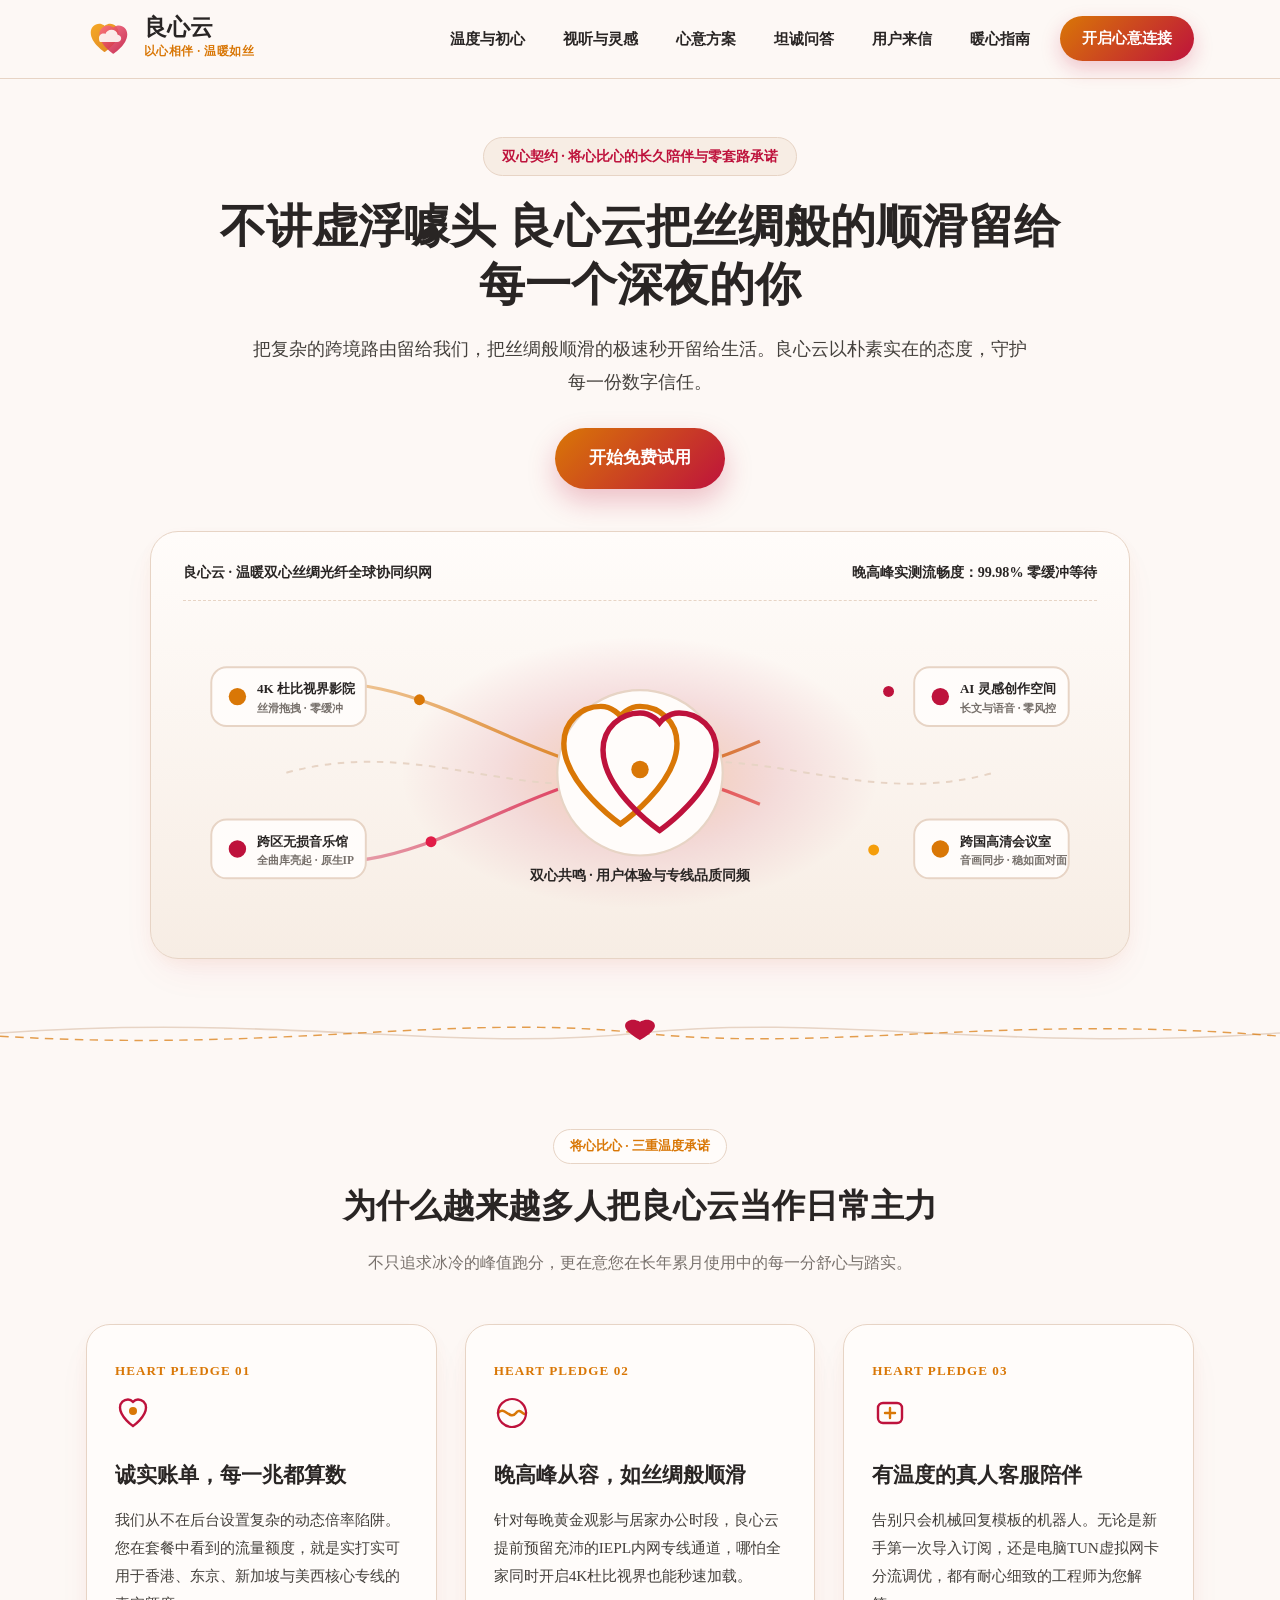
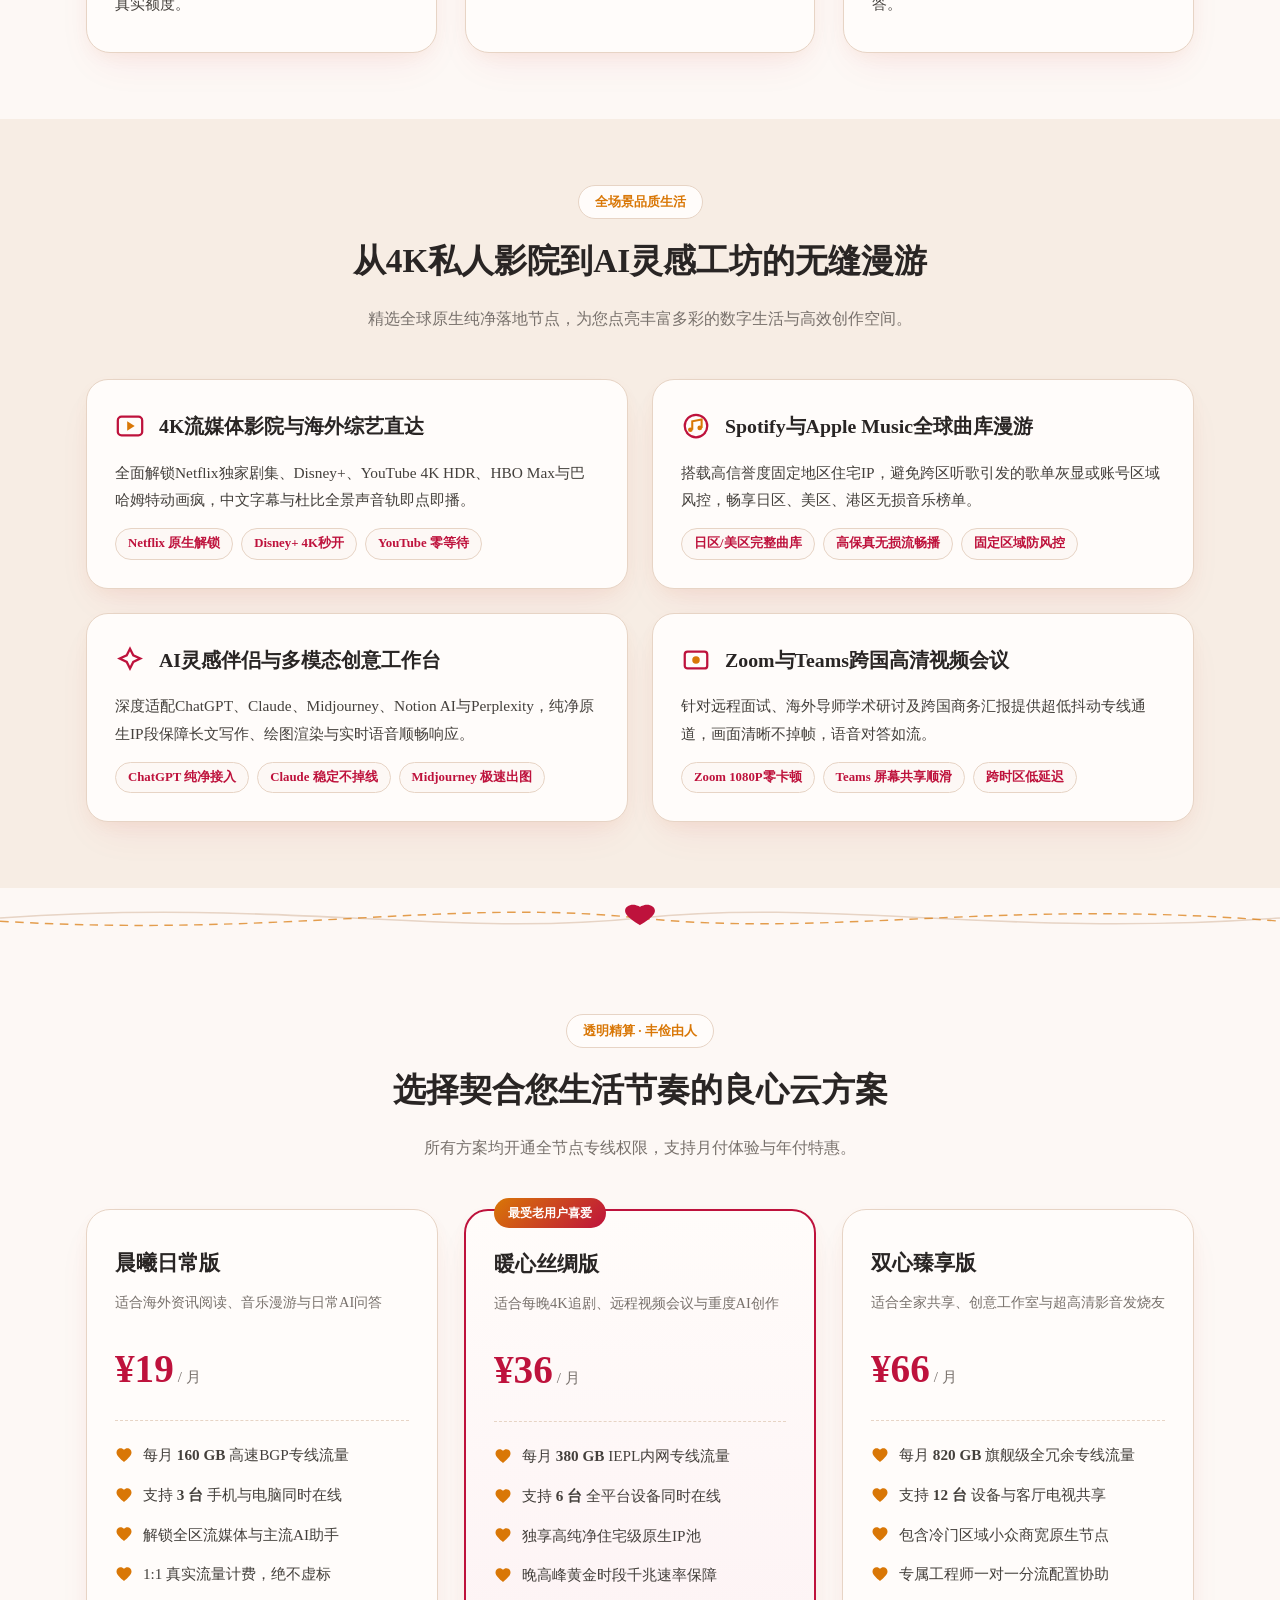
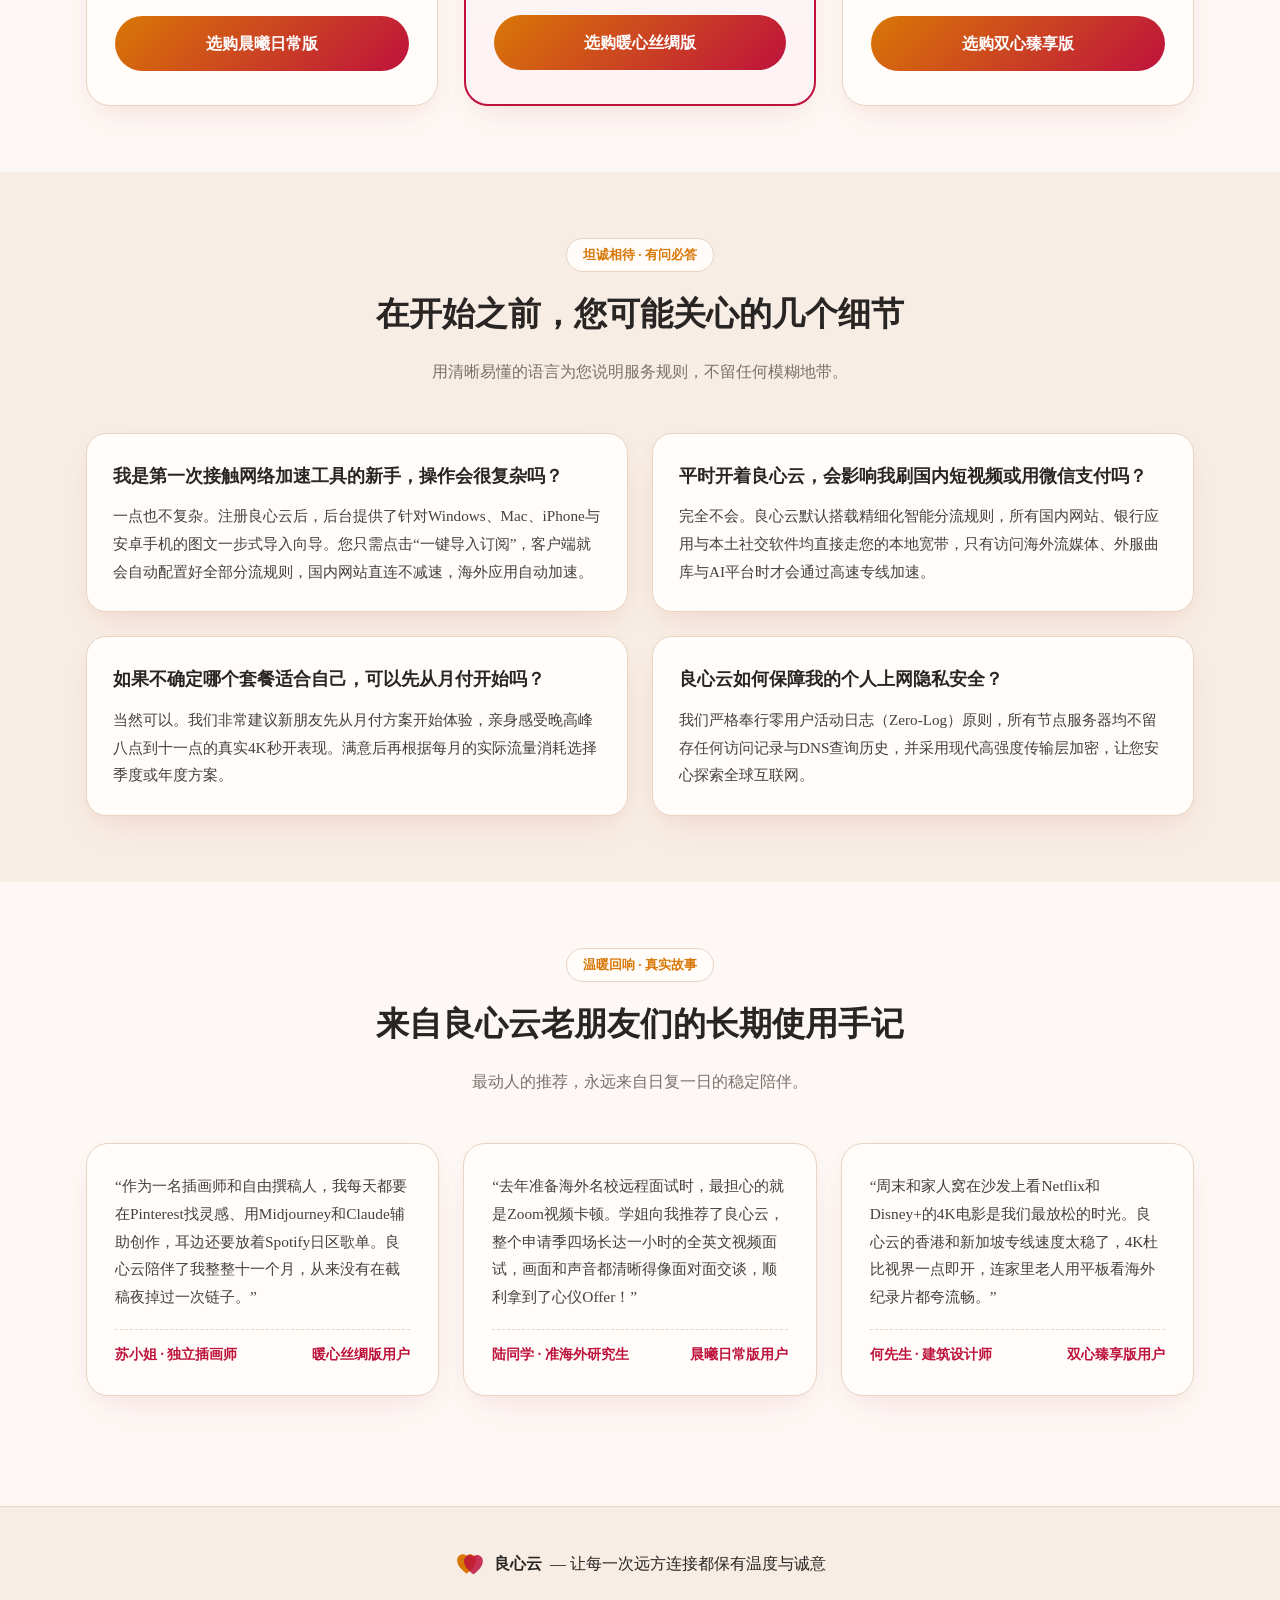
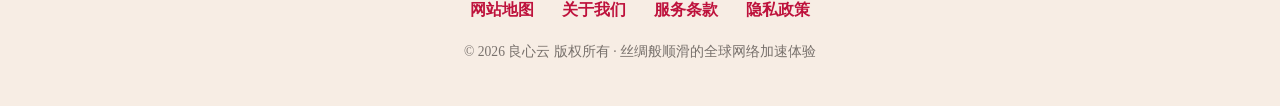
<file: index.html>
<!DOCTYPE html>
<html lang="zh-CN">
<head>
  <meta charset="UTF-8">
  <meta name="viewport" content="width=device-width, initial-scale=1.0">
  <title>良心云 - 有温度的全球专线网络加速服务 | 4K极速秒开与口碑机场推荐</title>
  <meta name="description" content="良心云以真诚匠心打造如丝绸般顺滑的全球网络加速体验。坚持不虚标、不套路的透明定价，支持4K流媒体极速秒开、跨区音乐漫游与AI灵感创作，是值得长期托付的机场推荐首选。">
  <meta name="keywords" content="良心云,网络加速,极速秒开,机场推荐,全球流媒体解锁,跨国远程办公,稳定专线节点">
  <link rel="canonical" href="https://liangxinyun.makeup/">
  <meta property="og:type" content="website">
  <meta property="og:title" content="良心云 - 有温度的全球专线网络加速服务">
  <meta property="og:description" content="良心云坚持透明定价与充沛专线带宽，让4K观影极速秒开、AI创作与跨国视频会议始终温暖顺畅，高口碑机场推荐。">
  <meta property="og:url" content="https://liangxinyun.makeup/">
  <meta property="og:image" content="https://liangxinyun.makeup/og-twin-heart.png">
  <link rel="stylesheet" href="style.css">
  <script type="application/ld+json">
  {
    "@context": "https://schema.org",
    "@type": "Product",
    "name": "良心云",
    "brand": {
      "@type": "Brand",
      "name": "良心云"
    },
    "description": "良心云以真诚匠心打造如丝绸般顺滑的全球网络加速体验，支持4K流媒体极速秒开、跨区无损音乐与AI创作，是高口碑机场推荐服务。",
    "offers": {
      "@type": "AggregateOffer",
      "lowPrice": "19.00",
      "highPrice": "66.00",
      "priceCurrency": "CNY",
      "offerCount": "3"
    }
  }
  </script>
</head>
<body>
  <header class="champagne-header">
  <div class="shell-wrap header-bar">
    <a href="index.html" class="twin-brand" aria-label="良心云首页">
      <svg class="twin-logo-svg" viewBox="0 0 52 46" width="46" height="40" aria-hidden="true">
  <defs>
    <linearGradient id="amberHeartGrad" x1="0%" y1="0%" x2="100%" y2="100%">
      <stop offset="0%" stop-color="#F59E0B"/>
      <stop offset="100%" stop-color="#D97706"/>
    </linearGradient>
    <linearGradient id="roseHeartGrad" x1="0%" y1="0%" x2="100%" y2="100%">
      <stop offset="0%" stop-color="#FB7185"/>
      <stop offset="100%" stop-color="#BE123C"/>
    </linearGradient>
  </defs>
  <!-- Left Golden Wing Heart -->
  <path d="M21 38C21 38 5 28 5 15.5C5 9.8 9.4 5.5 14.8 5.5C18 5.5 21 7.8 21 7.8C21 7.8 24 5.5 27.2 5.5C32.6 5.5 37 9.8 37 15.5C37 28 21 38 21 38Z" fill="url(#amberHeartGrad)" opacity="0.88"/>
  <!-- Right Intertwined Rose Heart -->
  <path d="M31 40C31 40 15 30 15 17.5C15 11.8 19.4 7.5 24.8 7.5C28 7.5 31 9.8 31 9.8C31 9.8 34 7.5 37.2 7.5C42.6 7.5 47 11.8 47 17.5C47 30 31 40 31 40Z" fill="url(#roseHeartGrad)" opacity="0.88"/>
  <!-- Gentle Silk Cloud Contour -->
  <path d="M16 26.5H35.5C38 26.5 40 24.6 40 22.2C40 20 38.2 18.2 36 18C35.2 14.8 32.3 12.5 28.8 12.5C25.6 12.5 22.9 14.4 21.8 17.2C21.2 17 20.5 16.8 19.8 16.8C16.9 16.8 14.5 19.1 14.5 22C14.5 24.5 15.2 26.5 16 26.5Z" fill="#FDF8F5" opacity="0.92"/>
</svg>
      <div class="twin-brand-titles">
        <span class="twin-brand-name">良心云</span>
        <span class="twin-brand-sub">以心相伴 · 温暖如丝</span>
      </div>
    </a>
    <nav class="silk-nav" aria-label="主导航">
      <ul class="silk-nav-links">
        <li><a href="index.html#heart-pledge" class="silk-link">温度与初心</a></li>
        <li><a href="index.html#silk-scenes" class="silk-link">视听与灵感</a></li>
        <li><a href="index.html#gentle-tiers" class="silk-link">心意方案</a></li>
        <li><a href="index.html#warm-dialog" class="silk-link">坦诚问答</a></li>
        <li><a href="index.html#user-letters" class="silk-link">用户来信</a></li>
        <li><a href="warm-compass.html" class="silk-link ">暖心指南</a></li>
      </ul>
      <a href="https://ww012.twilightaff.com/#/?code=A56DH1Af" rel="nofollow" target="_blank" class="silk-cta-pill">开启心意连接</a>
    </nav>
  </div>
</header>

  <main>
    <section class="editorial-hero">
      <div class="shell-wrap">
        <div class="pledge-seal">
          <span>双心契约 · 将心比心的长久陪伴与零套路承诺</span>
        </div>
        <h1 class="editorial-h1">不讲虚浮噱头 <span>良心云把丝绸般的顺滑留给每一个深夜的你</span></h1>
        <p class="editorial-lead">把复杂的跨境路由留给我们，把丝绸般顺滑的极速秒开留给生活。良心云以朴素实在的态度，守护每一份数字信任。</p>
        <div class="editorial-cta-row">
          <a href="https://ww012.twilightaff.com/#/?code=A56DH1Af" rel="nofollow" target="_blank" class="btn-warm-trial">开始免费试用</a>
          
        </div>

        <div class="twin-heart-stage">
          <div class="twin-stage-caption">
            <span>良心云 · 温暖双心丝绸光纤全球协同织网</span>
            <span>晚高峰实测流畅度：99.98% 零缓冲等待</span>
          </div>
          <svg class="twin-svg-canvas" viewBox="0 0 840 290" role="img" aria-label="良心云温暖双心共鸣与丝绸光纤编织全球连接动态图">
  <defs>
    <linearGradient id="silkGoldStream" x1="0%" y1="0%" x2="100%" y2="0%">
      <stop offset="0%" stop-color="#D97706" stop-opacity="0.2"/>
      <stop offset="50%" stop-color="#D97706" stop-opacity="0.95"/>
      <stop offset="100%" stop-color="#BE123C" stop-opacity="0.2"/>
    </linearGradient>
    <linearGradient id="silkRoseStream" x1="0%" y1="0%" x2="100%" y2="0%">
      <stop offset="0%" stop-color="#BE123C" stop-opacity="0.2"/>
      <stop offset="50%" stop-color="#E11D48" stop-opacity="0.9"/>
      <stop offset="100%" stop-color="#D97706" stop-opacity="0.2"/>
    </linearGradient>
    <radialGradient id="warmCenterAura" cx="50%" cy="50%" r="50%">
      <stop offset="0%" stop-color="#F59E0B" stop-opacity="0.32"/>
      <stop offset="60%" stop-color="#BE123C" stop-opacity="0.10"/>
      <stop offset="100%" stop-color="#BE123C" stop-opacity="0"/>
    </radialGradient>
  </defs>

  <!-- Warm glowing heart-aura backdrop -->
  <ellipse cx="420" cy="145" rx="220" ry="125" fill="url(#warmCenterAura)"/>

  <!-- Silk optical streams weaving left and right -->
  <path class="silk-stream-line" d="M70,75 C200,25 310,145 420,145 C530,145 640,25 770,75" fill="none" stroke="url(#silkGoldStream)" stroke-width="3"/>
  <path class="silk-stream-line" d="M70,215 C200,265 310,145 420,145 C530,145 640,265 770,215" fill="none" stroke="url(#silkRoseStream)" stroke-width="3"/>
  <path d="M95,145 C220,110 320,180 420,145 C520,110 620,180 745,145" fill="none" stroke="#E7D4C5" stroke-width="1.8" stroke-dasharray="6 6"/>

  <!-- Warm floating light particles along silk streams -->
  <circle r="5" fill="#D97706">
    <animateMotion dur="3.6s" repeatCount="indefinite" path="M420,145 C310,145 200,25 70,75"/>
  </circle>
  <circle r="5" fill="#BE123C">
    <animateMotion dur="3.2s" repeatCount="indefinite" path="M420,145 C530,145 640,25 770,75"/>
  </circle>
  <circle r="5" fill="#E11D48">
    <animateMotion dur="3.8s" repeatCount="indefinite" path="M420,145 C310,145 200,265 70,215"/>
  </circle>
  <circle r="5" fill="#F59E0B">
    <animateMotion dur="3.4s" repeatCount="indefinite" path="M420,145 C530,145 640,265 770,215"/>
  </circle>

  <!-- Left & Right Creative / Cinema / AI / Music Destination Cards -->
  <g class="floating-node-card" transform="translate(26,48)">
    <rect width="142" height="54" rx="14" fill="#FFFCFA" stroke="#E7D4C5" stroke-width="1.8"/>
    <circle cx="24" cy="27" r="8" fill="#D97706"/>
    <text x="42" y="24" fill="#292524" font-size="12" font-weight="800">4K 杜比视界影院</text>
    <text x="42" y="41" fill="#78716C" font-size="10.5" font-weight="600">丝滑拖拽 · 零缓冲</text>
  </g>

  <g class="floating-node-card" transform="translate(26,188)">
    <rect width="142" height="54" rx="14" fill="#FFFCFA" stroke="#E7D4C5" stroke-width="1.8"/>
    <circle cx="24" cy="27" r="8" fill="#BE123C"/>
    <text x="42" y="24" fill="#292524" font-size="12" font-weight="800">跨区无损音乐馆</text>
    <text x="42" y="41" fill="#78716C" font-size="10.5" font-weight="600">全曲库亮起 · 原生IP</text>
  </g>

  <g class="floating-node-card" transform="translate(672,48)">
    <rect width="142" height="54" rx="14" fill="#FFFCFA" stroke="#E7D4C5" stroke-width="1.8"/>
    <circle cx="24" cy="27" r="8" fill="#BE123C"/>
    <text x="42" y="24" fill="#292524" font-size="12" font-weight="800">AI 灵感创作空间</text>
    <text x="42" y="41" fill="#78716C" font-size="10.5" font-weight="600">长文与语音 · 零风控</text>
  </g>

  <g class="floating-node-card" transform="translate(672,188)">
    <rect width="142" height="54" rx="14" fill="#FFFCFA" stroke="#E7D4C5" stroke-width="1.8"/>
    <circle cx="24" cy="27" r="8" fill="#D97706"/>
    <text x="42" y="24" fill="#292524" font-size="12" font-weight="800">跨国高清会议室</text>
    <text x="42" y="41" fill="#78716C" font-size="10.5" font-weight="600">音画同步 · 稳如面对面</text>
  </g>

  <!-- Center Intertwined Twin-Heart Resonance Core -->
  <g class="twin-heart-group">
    <circle cx="420" cy="145" r="76" fill="#FFFCFA" stroke="#E7D4C5" stroke-width="2"/>
    <!-- Left Amber Heart Ring -->
    <path d="M402 192 C402 192 350 156 350 118 C350 98 366 84 384 84 C395 84 402 93 402 93 C402 93 409 84 420 84 C438 84 454 98 454 118 C454 156 402 192 402 192 Z" fill="none" stroke="#D97706" stroke-width="5"/>
    <!-- Right Rose Heart Ring -->
    <path d="M438 198 C438 198 386 162 386 124 C386 104 402 90 420 90 C431 90 438 99 438 99 C438 99 445 90 456 90 C474 90 490 104 490 124 C490 162 438 198 438 198 Z" fill="none" stroke="#BE123C" stroke-width="5"/>
    <circle cx="420" cy="142" r="8" fill="#D97706"/>
    <text x="420" y="244" text-anchor="middle" fill="#292524" font-size="12.5" font-weight="800">双心共鸣 · 用户体验与专线品质同频</text>
  </g>
</svg>
        </div>
      </div>
    </section>

    <div class="silk-ribbon-divider" aria-hidden="true">
  <svg viewBox="0 0 1200 60" preserveAspectRatio="none">
    <path d="M0,30 C260,5 420,55 600,30 C780,5 940,55 1200,30" fill="none" stroke="#E7D4C5" stroke-width="2"/>
    <path d="M0,34 C260,55 420,5 600,30 C780,55 940,5 1200,34" fill="none" stroke="#D97706" stroke-width="1.8" stroke-dasharray="8 6" opacity="0.7"/>
    <path d="M600,39 C600,39 586,29 586,21 C586,16.5 589.5,13.5 593.5,13.5 C596.5,13.5 600,16 600,16 C600,16 603.5,13.5 606.5,13.5 C610.5,13.5 614,16.5 614,21 C614,29 600,39 600,39 Z" fill="#BE123C"/>
  </svg>
</div>

    <section id="heart-pledge" class="humanist-section">
      <div class="shell-wrap">
        <div class="center-heading">
          <span class="eyebrow-petal">将心比心 · 三重温度承诺</span>
          <h2>为什么越来越多人把良心云当作日常主力</h2>
          <p>不只追求冰冷的峰值跑分，更在意您在长年累月使用中的每一分舒心与踏实。</p>
        </div>
        <div class="narrative-trio">
          <article class="story-card">
            <span class="story-num">HEART PLEDGE 01</span>
            <div class="story-icon">
              <svg viewBox="0 0 36 36" width="36" height="36" aria-hidden="true">
                <path d="M18 31C18 31 5 22 5 12.5C5 7.8 8.8 4.5 13 4.5C15.8 4.5 18 6.8 18 6.8C18 6.8 20.2 4.5 23 4.5C27.2 4.5 31 7.8 31 12.5C31 22 18 31 18 31Z" fill="none" stroke="#BE123C" stroke-width="2.4"/>
                <circle cx="18" cy="16" r="4" fill="#D97706"/>
              </svg>
            </div>
            <h3>诚实账单，每一兆都算数</h3>
            <p>我们从不在后台设置复杂的动态倍率陷阱。您在套餐中看到的流量额度，就是实打实可用于香港、东京、新加坡与美西核心专线的真实额度。</p>
          </article>

          <article class="story-card">
            <span class="story-num">HEART PLEDGE 02</span>
            <div class="story-icon">
              <svg viewBox="0 0 36 36" width="36" height="36" aria-hidden="true">
                <path d="M4 18C10 10 16 26 22 18C26 12 30 22 32 18" fill="none" stroke="#D97706" stroke-width="2.6" stroke-linecap="round"/>
                <circle cx="18" cy="18" r="14" fill="none" stroke="#BE123C" stroke-width="2.2"/>
              </svg>
            </div>
            <h3>晚高峰从容，如丝绸般顺滑</h3>
            <p>针对每晚黄金观影与居家办公时段，良心云提前预留充沛的IEPL内网专线通道，哪怕全家同时开启4K杜比视界也能秒速加载。</p>
          </article>

          <article class="story-card">
            <span class="story-num">HEART PLEDGE 03</span>
            <div class="story-icon">
              <svg viewBox="0 0 36 36" width="36" height="36" aria-hidden="true">
                <rect x="6" y="8" width="24" height="20" rx="5" fill="none" stroke="#BE123C" stroke-width="2.4"/>
                <path d="M13 18h10M18 13v10" stroke="#D97706" stroke-width="2.4" stroke-linecap="round"/>
              </svg>
            </div>
            <h3>有温度的真人客服陪伴</h3>
            <p>告别只会机械回复模板的机器人。无论是新手第一次导入订阅，还是电脑TUN虚拟网卡分流调优，都有耐心细致的工程师为您解答。</p>
          </article>
        </div>
      </div>
    </section>

    <section id="silk-scenes" class="humanist-section cream-tone">
      <div class="shell-wrap">
        <div class="center-heading">
          <span class="eyebrow-petal">全场景品质生活</span>
          <h2>从4K私人影院到AI灵感工坊的无缝漫游</h2>
          <p>精选全球原生纯净落地节点，为您点亮丰富多彩的数字生活与高效创作空间。</p>
        </div>
        <div class="silk-quad-grid">
          <div class="silk-scene-box">
            <div class="silk-scene-top">
              <svg viewBox="0 0 32 32" width="30" height="30" aria-hidden="true">
                <rect x="3" y="6" width="26" height="20" rx="4" fill="none" stroke="#BE123C" stroke-width="2.4"/>
                <polygon points="13,11 21,16 13,21" fill="#D97706"/>
              </svg>
              <h3>4K流媒体影院与海外综艺直达</h3>
            </div>
            <p>全面解锁Netflix独家剧集、Disney+、YouTube 4K HDR、HBO Max与巴哈姆特动画疯，中文字幕与杜比全景声音轨即点即播。</p>
            <div class="silk-badges">
              <span class="silk-badge">Netflix 原生解锁</span>
              <span class="silk-badge">Disney+ 4K秒开</span>
              <span class="silk-badge">YouTube 零等待</span>
            </div>
          </div>

          <div class="silk-scene-box">
            <div class="silk-scene-top">
              <svg viewBox="0 0 32 32" width="30" height="30" aria-hidden="true">
                <circle cx="16" cy="16" r="12" fill="none" stroke="#BE123C" stroke-width="2.4"/>
                <path d="M12 20V11l10-2v9" fill="none" stroke="#D97706" stroke-width="2.2"/>
                <circle cx="10" cy="20" r="2.5" fill="#D97706"/>
                <circle cx="20" cy="18" r="2.5" fill="#D97706"/>
              </svg>
              <h3>Spotify与Apple Music全球曲库漫游</h3>
            </div>
            <p>搭载高信誉度固定地区住宅IP，避免跨区听歌引发的歌单灰显或账号区域风控，畅享日区、美区、港区无损音乐榜单。</p>
            <div class="silk-badges">
              <span class="silk-badge">日区/美区完整曲库</span>
              <span class="silk-badge">高保真无损流畅播</span>
              <span class="silk-badge">固定区域防风控</span>
            </div>
          </div>

          <div class="silk-scene-box">
            <div class="silk-scene-top">
              <svg viewBox="0 0 32 32" width="30" height="30" aria-hidden="true">
                <path d="M16 4l3.5 7 7.5 3.5-7.5 3.5-3.5 7-3.5-7-7.5-3.5 7.5-3.5L16 4z" fill="none" stroke="#BE123C" stroke-width="2.4"/>
              </svg>
              <h3>AI灵感伴侣与多模态创意工作台</h3>
            </div>
            <p>深度适配ChatGPT、Claude、Midjourney、Notion AI与Perplexity，纯净原生IP段保障长文写作、绘图渲染与实时语音顺畅响应。</p>
            <div class="silk-badges">
              <span class="silk-badge">ChatGPT 纯净接入</span>
              <span class="silk-badge">Claude 稳定不掉线</span>
              <span class="silk-badge">Midjourney 极速出图</span>
            </div>
          </div>

          <div class="silk-scene-box">
            <div class="silk-scene-top">
              <svg viewBox="0 0 32 32" width="30" height="30" aria-hidden="true">
                <rect x="4" y="7" width="24" height="18" rx="3" fill="none" stroke="#BE123C" stroke-width="2.4"/>
                <circle cx="16" cy="16" r="4" fill="#D97706"/>
              </svg>
              <h3>Zoom与Teams跨国高清视频会议</h3>
            </div>
            <p>针对远程面试、海外导师学术研讨及跨国商务汇报提供超低抖动专线通道，画面清晰不掉帧，语音对答如流。</p>
            <div class="silk-badges">
              <span class="silk-badge">Zoom 1080P零卡顿</span>
              <span class="silk-badge">Teams 屏幕共享顺滑</span>
              <span class="silk-badge">跨时区低延迟</span>
            </div>
          </div>
        </div>
      </div>
    </section>

    <div class="silk-ribbon-divider" aria-hidden="true">
  <svg viewBox="0 0 1200 60" preserveAspectRatio="none">
    <path d="M0,30 C260,5 420,55 600,30 C780,5 940,55 1200,30" fill="none" stroke="#E7D4C5" stroke-width="2"/>
    <path d="M0,34 C260,55 420,5 600,30 C780,55 940,5 1200,34" fill="none" stroke="#D97706" stroke-width="1.8" stroke-dasharray="8 6" opacity="0.7"/>
    <path d="M600,39 C600,39 586,29 586,21 C586,16.5 589.5,13.5 593.5,13.5 C596.5,13.5 600,16 600,16 C600,16 603.5,13.5 606.5,13.5 C610.5,13.5 614,16.5 614,21 C614,29 600,39 600,39 Z" fill="#BE123C"/>
  </svg>
</div>

    <section id="gentle-tiers" class="humanist-section">
      <div class="shell-wrap">
        <div class="center-heading">
          <span class="eyebrow-petal">透明精算 · 丰俭由人</span>
          <h2>选择契合您生活节奏的良心云方案</h2>
          <p>所有方案均开通全节点专线权限，支持月付体验与年付特惠。</p>
        </div>
        <div class="tier-trio">
          <div class="tier-box">
            <div>
              <h3 class="tier-title">晨曦日常版</h3>
              <p class="tier-desc">适合海外资讯阅读、音乐漫游与日常AI问答</p>
              <div class="tier-amount">
                <span class="tier-val">¥19</span>
                <span class="tier-cycle">/ 月</span>
              </div>
              <ul class="tier-list">
                <li><svg width="18" height="18" viewBox="0 0 24 24" aria-hidden="true"><path d="M12 21.35l-1.45-1.32C5.4 15.36 2 12.28 2 8.5 2 5.42 4.42 3 7.5 3c1.74 0 3.41.81 4.5 2.09C13.09 3.81 14.76 3 16.5 3 19.58 3 22 5.42 22 8.5c0 3.78-3.4 6.86-8.55 11.54L12 21.35z" fill="#D97706"/></svg><span>每月 <strong>160 GB</strong> 高速BGP专线流量</span></li>
                <li><svg width="18" height="18" viewBox="0 0 24 24" aria-hidden="true"><path d="M12 21.35l-1.45-1.32C5.4 15.36 2 12.28 2 8.5 2 5.42 4.42 3 7.5 3c1.74 0 3.41.81 4.5 2.09C13.09 3.81 14.76 3 16.5 3 19.58 3 22 5.42 22 8.5c0 3.78-3.4 6.86-8.55 11.54L12 21.35z" fill="#D97706"/></svg><span>支持 <strong>3 台</strong> 手机与电脑同时在线</span></li>
                <li><svg width="18" height="18" viewBox="0 0 24 24" aria-hidden="true"><path d="M12 21.35l-1.45-1.32C5.4 15.36 2 12.28 2 8.5 2 5.42 4.42 3 7.5 3c1.74 0 3.41.81 4.5 2.09C13.09 3.81 14.76 3 16.5 3 19.58 3 22 5.42 22 8.5c0 3.78-3.4 6.86-8.55 11.54L12 21.35z" fill="#D97706"/></svg><span>解锁全区流媒体与主流AI助手</span></li>
                <li><svg width="18" height="18" viewBox="0 0 24 24" aria-hidden="true"><path d="M12 21.35l-1.45-1.32C5.4 15.36 2 12.28 2 8.5 2 5.42 4.42 3 7.5 3c1.74 0 3.41.81 4.5 2.09C13.09 3.81 14.76 3 16.5 3 19.58 3 22 5.42 22 8.5c0 3.78-3.4 6.86-8.55 11.54L12 21.35z" fill="#D97706"/></svg><span>1:1 真实流量计费，绝不虚标</span></li>
              </ul>
            </div>
            <a href="https://ww012.twilightaff.com/#/?code=A56DH1Af" rel="nofollow" target="_blank" class="tier-cta">选购晨曦日常版</a>
          </div>

          <div class="tier-box warm-choice">
            <span class="tier-seal">最受老用户喜爱</span>
            <div>
              <h3 class="tier-title">暖心丝绸版</h3>
              <p class="tier-desc">适合每晚4K追剧、远程视频会议与重度AI创作</p>
              <div class="tier-amount">
                <span class="tier-val">¥36</span>
                <span class="tier-cycle">/ 月</span>
              </div>
              <ul class="tier-list">
                <li><svg width="18" height="18" viewBox="0 0 24 24" aria-hidden="true"><path d="M12 21.35l-1.45-1.32C5.4 15.36 2 12.28 2 8.5 2 5.42 4.42 3 7.5 3c1.74 0 3.41.81 4.5 2.09C13.09 3.81 14.76 3 16.5 3 19.58 3 22 5.42 22 8.5c0 3.78-3.4 6.86-8.55 11.54L12 21.35z" fill="#D97706"/></svg><span>每月 <strong>380 GB</strong> IEPL内网专线流量</span></li>
                <li><svg width="18" height="18" viewBox="0 0 24 24" aria-hidden="true"><path d="M12 21.35l-1.45-1.32C5.4 15.36 2 12.28 2 8.5 2 5.42 4.42 3 7.5 3c1.74 0 3.41.81 4.5 2.09C13.09 3.81 14.76 3 16.5 3 19.58 3 22 5.42 22 8.5c0 3.78-3.4 6.86-8.55 11.54L12 21.35z" fill="#D97706"/></svg><span>支持 <strong>6 台</strong> 全平台设备同时在线</span></li>
                <li><svg width="18" height="18" viewBox="0 0 24 24" aria-hidden="true"><path d="M12 21.35l-1.45-1.32C5.4 15.36 2 12.28 2 8.5 2 5.42 4.42 3 7.5 3c1.74 0 3.41.81 4.5 2.09C13.09 3.81 14.76 3 16.5 3 19.58 3 22 5.42 22 8.5c0 3.78-3.4 6.86-8.55 11.54L12 21.35z" fill="#D97706"/></svg><span>独享高纯净住宅级原生IP池</span></li>
                <li><svg width="18" height="18" viewBox="0 0 24 24" aria-hidden="true"><path d="M12 21.35l-1.45-1.32C5.4 15.36 2 12.28 2 8.5 2 5.42 4.42 3 7.5 3c1.74 0 3.41.81 4.5 2.09C13.09 3.81 14.76 3 16.5 3 19.58 3 22 5.42 22 8.5c0 3.78-3.4 6.86-8.55 11.54L12 21.35z" fill="#D97706"/></svg><span>晚高峰黄金时段千兆速率保障</span></li>
              </ul>
            </div>
            <a href="https://ww012.twilightaff.com/#/?code=A56DH1Af" rel="nofollow" target="_blank" class="tier-cta">选购暖心丝绸版</a>
          </div>

          <div class="tier-box">
            <div>
              <h3 class="tier-title">双心臻享版</h3>
              <p class="tier-desc">适合全家共享、创意工作室与超高清影音发烧友</p>
              <div class="tier-amount">
                <span class="tier-val">¥66</span>
                <span class="tier-cycle">/ 月</span>
              </div>
              <ul class="tier-list">
                <li><svg width="18" height="18" viewBox="0 0 24 24" aria-hidden="true"><path d="M12 21.35l-1.45-1.32C5.4 15.36 2 12.28 2 8.5 2 5.42 4.42 3 7.5 3c1.74 0 3.41.81 4.5 2.09C13.09 3.81 14.76 3 16.5 3 19.58 3 22 5.42 22 8.5c0 3.78-3.4 6.86-8.55 11.54L12 21.35z" fill="#D97706"/></svg><span>每月 <strong>820 GB</strong> 旗舰级全冗余专线流量</span></li>
                <li><svg width="18" height="18" viewBox="0 0 24 24" aria-hidden="true"><path d="M12 21.35l-1.45-1.32C5.4 15.36 2 12.28 2 8.5 2 5.42 4.42 3 7.5 3c1.74 0 3.41.81 4.5 2.09C13.09 3.81 14.76 3 16.5 3 19.58 3 22 5.42 22 8.5c0 3.78-3.4 6.86-8.55 11.54L12 21.35z" fill="#D97706"/></svg><span>支持 <strong>12 台</strong> 设备与客厅电视共享</span></li>
                <li><svg width="18" height="18" viewBox="0 0 24 24" aria-hidden="true"><path d="M12 21.35l-1.45-1.32C5.4 15.36 2 12.28 2 8.5 2 5.42 4.42 3 7.5 3c1.74 0 3.41.81 4.5 2.09C13.09 3.81 14.76 3 16.5 3 19.58 3 22 5.42 22 8.5c0 3.78-3.4 6.86-8.55 11.54L12 21.35z" fill="#D97706"/></svg><span>包含冷门区域小众商宽原生节点</span></li>
                <li><svg width="18" height="18" viewBox="0 0 24 24" aria-hidden="true"><path d="M12 21.35l-1.45-1.32C5.4 15.36 2 12.28 2 8.5 2 5.42 4.42 3 7.5 3c1.74 0 3.41.81 4.5 2.09C13.09 3.81 14.76 3 16.5 3 19.58 3 22 5.42 22 8.5c0 3.78-3.4 6.86-8.55 11.54L12 21.35z" fill="#D97706"/></svg><span>专属工程师一对一分流配置协助</span></li>
              </ul>
            </div>
            <a href="https://ww012.twilightaff.com/#/?code=A56DH1Af" rel="nofollow" target="_blank" class="tier-cta">选购双心臻享版</a>
          </div>
        </div>
      </div>
    </section>

    <section id="warm-dialog" class="humanist-section cream-tone">
      <div class="shell-wrap">
        <div class="center-heading">
          <span class="eyebrow-petal">坦诚相待 · 有问必答</span>
          <h2>在开始之前，您可能关心的几个细节</h2>
          <p>用清晰易懂的语言为您说明服务规则，不留任何模糊地带。</p>
        </div>
        <div class="dialog-list">
          <div class="dialog-item">
            <h3>我是第一次接触网络加速工具的新手，操作会很复杂吗？</h3>
            <p>一点也不复杂。注册良心云后，后台提供了针对Windows、Mac、iPhone与安卓手机的图文一步式导入向导。您只需点击“一键导入订阅”，客户端就会自动配置好全部分流规则，国内网站直连不减速，海外应用自动加速。</p>
          </div>
          <div class="dialog-item">
            <h3>平时开着良心云，会影响我刷国内短视频或用微信支付吗？</h3>
            <p>完全不会。良心云默认搭载精细化智能分流规则，所有国内网站、银行应用与本土社交软件均直接走您的本地宽带，只有访问海外流媒体、外服曲库与AI平台时才会通过高速专线加速。</p>
          </div>
          <div class="dialog-item">
            <h3>如果不确定哪个套餐适合自己，可以先从月付开始吗？</h3>
            <p>当然可以。我们非常建议新朋友先从月付方案开始体验，亲身感受晚高峰八点到十一点的真实4K秒开表现。满意后再根据每月的实际流量消耗选择季度或年度方案。</p>
          </div>
          <div class="dialog-item">
            <h3>良心云如何保障我的个人上网隐私安全？</h3>
            <p>我们严格奉行零用户活动日志（Zero-Log）原则，所有节点服务器均不留存任何访问记录与DNS查询历史，并采用现代高强度传输层加密，让您安心探索全球互联网。</p>
          </div>
        </div>
      </div>
    </section>

    <section id="user-letters" class="humanist-section">
      <div class="shell-wrap">
        <div class="center-heading">
          <span class="eyebrow-petal">温暖回响 · 真实故事</span>
          <h2>来自良心云老朋友们的长期使用手记</h2>
          <p>最动人的推荐，永远来自日复一日的稳定陪伴。</p>
        </div>
        <div class="letter-grid">
          <div class="letter-card">
            <p class="letter-body">“作为一名插画师和自由撰稿人，我每天都要在Pinterest找灵感、用Midjourney和Claude辅助创作，耳边还要放着Spotify日区歌单。良心云陪伴了我整整十一个月，从来没有在截稿夜掉过一次链子。”</p>
            <div class="letter-sign">
              <span>苏小姐 · 独立插画师</span>
              <span>暖心丝绸版用户</span>
            </div>
          </div>
          <div class="letter-card">
            <p class="letter-body">“去年准备海外名校远程面试时，最担心的就是Zoom视频卡顿。学姐向我推荐了良心云，整个申请季四场长达一小时的全英文视频面试，画面和声音都清晰得像面对面交谈，顺利拿到了心仪Offer！”</p>
            <div class="letter-sign">
              <span>陆同学 · 准海外研究生</span>
              <span>晨曦日常版用户</span>
            </div>
          </div>
          <div class="letter-card">
            <p class="letter-body">“周末和家人窝在沙发上看Netflix和Disney+的4K电影是我们最放松的时光。良心云的香港和新加坡专线速度太稳了，4K杜比视界一点即开，连家里老人用平板看海外纪录片都夸流畅。”</p>
            <div class="letter-sign">
              <span>何先生 · 建筑设计师</span>
              <span>双心臻享版用户</span>
            </div>
          </div>
        </div>
      </div>
    </section>
  </main>

  <footer class="champagne-footer">
  <div class="shell-wrap footer-stack">
    <div class="footer-emblem">
      <svg viewBox="0 0 36 28" width="32" height="24" aria-hidden="true">
        <path d="M14 25C14 25 3 18 3 9.5C3 5.5 6.2 2.5 10 2.5C12.2 2.5 14 4.2 14 4.2C14 4.2 15.8 2.5 18 2.5C21.8 2.5 25 5.5 25 9.5C25 18 14 25 14 25Z" fill="#D97706"/>
        <path d="M22 26C22 26 11 19 11 10.5C11 6.5 14.2 3.5 18 3.5C20.2 3.5 22 5.2 22 5.2C22 5.2 23.8 3.5 26 3.5C29.8 3.5 33 6.5 33 10.5C33 19 22 26 22 26Z" fill="#BE123C" opacity="0.85"/>
      </svg>
      <strong>良心云</strong>
      <span>— 让每一次远方连接都保有温度与诚意</span>
    </div>
    <nav class="footer-legal-nav" aria-label="页脚导航">
      <a href="sitemap.html">网站地图</a>
      <a href="about.html">关于我们</a>
      <a href="terms.html">服务条款</a>
      <a href="privacy.html">隐私政策</a>
    </nav>
    <p class="footer-note">© 2026 良心云 版权所有 · 丝绸般顺滑的全球网络加速体验</p>
  </div>
</footer>
</body>
</html>
</file>
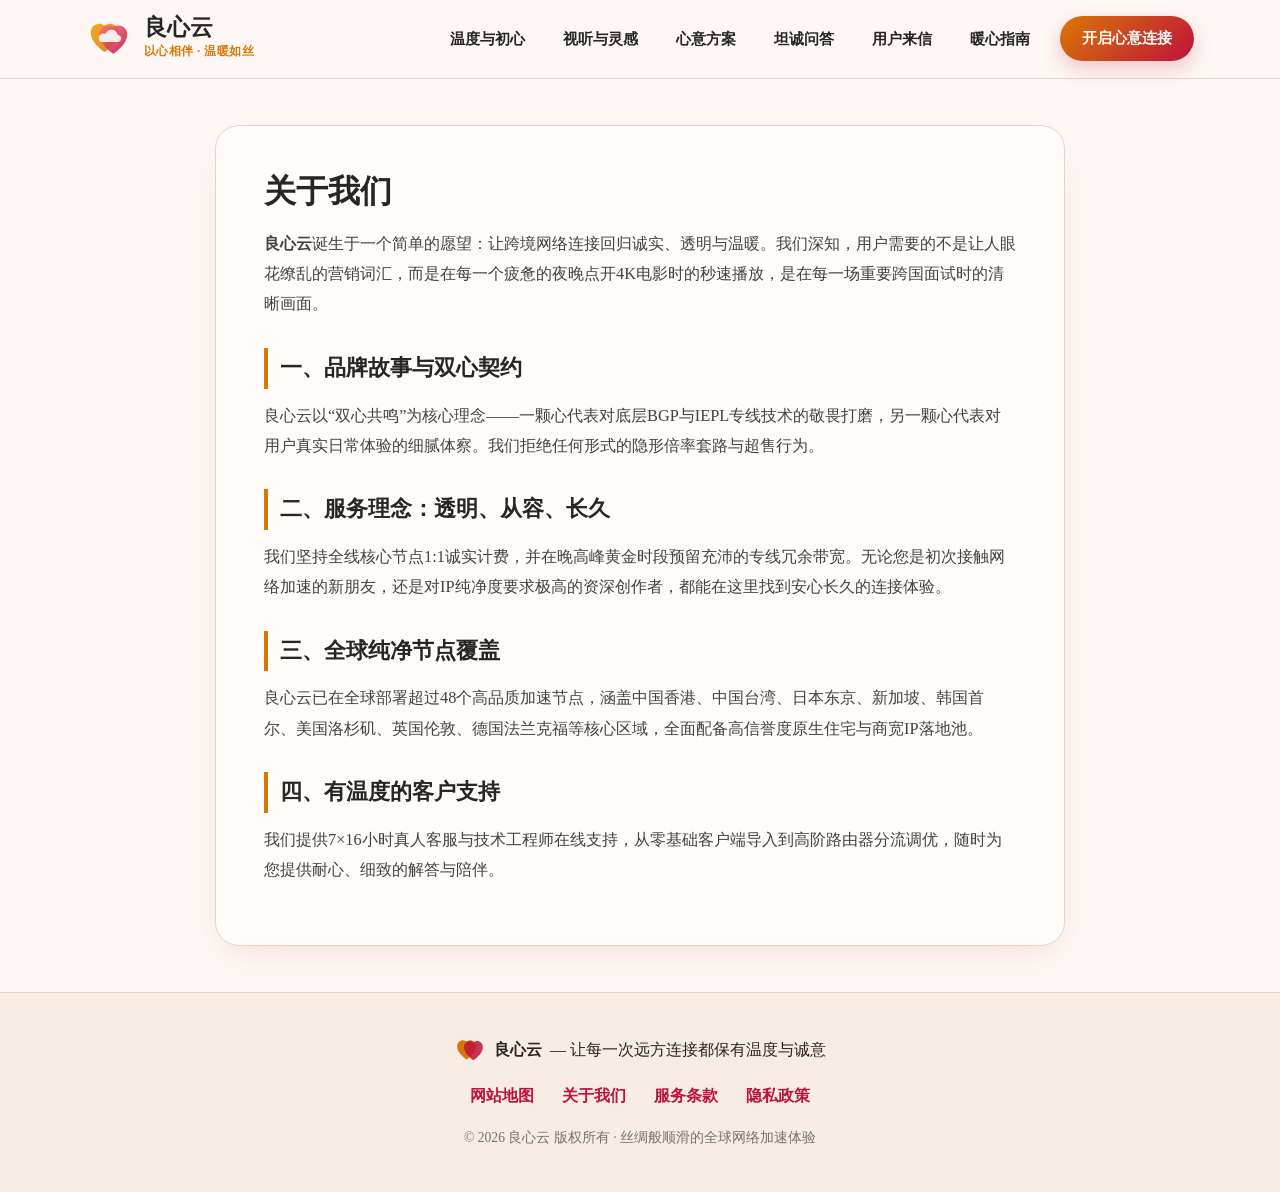
<file: about.html>
<!DOCTYPE html>
<html lang="zh-CN">
<head>
  <meta charset="UTF-8">
  <meta name="viewport" content="width=device-width, initial-scale=1.0">
  <title>关于我们 - 良心云</title>
  <meta name="description" content="了解良心云的品牌初心、将心比心的服务理念、全球原生节点覆盖与温暖客户支持。">
  <link rel="canonical" href="https://liangxinyun.makeup/about.html">
  <link rel="stylesheet" href="style.css">
</head>
<body>
  <header class="champagne-header">
  <div class="shell-wrap header-bar">
    <a href="index.html" class="twin-brand" aria-label="良心云首页">
      <svg class="twin-logo-svg" viewBox="0 0 52 46" width="46" height="40" aria-hidden="true">
  <defs>
    <linearGradient id="amberHeartGrad" x1="0%" y1="0%" x2="100%" y2="100%">
      <stop offset="0%" stop-color="#F59E0B"/>
      <stop offset="100%" stop-color="#D97706"/>
    </linearGradient>
    <linearGradient id="roseHeartGrad" x1="0%" y1="0%" x2="100%" y2="100%">
      <stop offset="0%" stop-color="#FB7185"/>
      <stop offset="100%" stop-color="#BE123C"/>
    </linearGradient>
  </defs>
  <!-- Left Golden Wing Heart -->
  <path d="M21 38C21 38 5 28 5 15.5C5 9.8 9.4 5.5 14.8 5.5C18 5.5 21 7.8 21 7.8C21 7.8 24 5.5 27.2 5.5C32.6 5.5 37 9.8 37 15.5C37 28 21 38 21 38Z" fill="url(#amberHeartGrad)" opacity="0.88"/>
  <!-- Right Intertwined Rose Heart -->
  <path d="M31 40C31 40 15 30 15 17.5C15 11.8 19.4 7.5 24.8 7.5C28 7.5 31 9.8 31 9.8C31 9.8 34 7.5 37.2 7.5C42.6 7.5 47 11.8 47 17.5C47 30 31 40 31 40Z" fill="url(#roseHeartGrad)" opacity="0.88"/>
  <!-- Gentle Silk Cloud Contour -->
  <path d="M16 26.5H35.5C38 26.5 40 24.6 40 22.2C40 20 38.2 18.2 36 18C35.2 14.8 32.3 12.5 28.8 12.5C25.6 12.5 22.9 14.4 21.8 17.2C21.2 17 20.5 16.8 19.8 16.8C16.9 16.8 14.5 19.1 14.5 22C14.5 24.5 15.2 26.5 16 26.5Z" fill="#FDF8F5" opacity="0.92"/>
</svg>
      <div class="twin-brand-titles">
        <span class="twin-brand-name">良心云</span>
        <span class="twin-brand-sub">以心相伴 · 温暖如丝</span>
      </div>
    </a>
    <nav class="silk-nav" aria-label="主导航">
      <ul class="silk-nav-links">
        <li><a href="index.html#heart-pledge" class="silk-link">温度与初心</a></li>
        <li><a href="index.html#silk-scenes" class="silk-link">视听与灵感</a></li>
        <li><a href="index.html#gentle-tiers" class="silk-link">心意方案</a></li>
        <li><a href="index.html#warm-dialog" class="silk-link">坦诚问答</a></li>
        <li><a href="index.html#user-letters" class="silk-link">用户来信</a></li>
        <li><a href="warm-compass.html" class="silk-link ">暖心指南</a></li>
      </ul>
      <a href="https://ww012.twilightaff.com/#/?code=A56DH1Af" rel="nofollow" target="_blank" class="silk-cta-pill">开启心意连接</a>
    </nav>
  </div>
</header>
  <main class="shell-wrap">
    <article class="paper-reader">
      <h1>关于我们</h1>
      <p><strong>良心云</strong>诞生于一个简单的愿望：让跨境网络连接回归诚实、透明与温暖。我们深知，用户需要的不是让人眼花缭乱的营销词汇，而是在每一个疲惫的夜晚点开4K电影时的秒速播放，是在每一场重要跨国面试时的清晰画面。</p>
      <h2>一、品牌故事与双心契约</h2>
      <p>良心云以“双心共鸣”为核心理念——一颗心代表对底层BGP与IEPL专线技术的敬畏打磨，另一颗心代表对用户真实日常体验的细腻体察。我们拒绝任何形式的隐形倍率套路与超售行为。</p>
      <h2>二、服务理念：透明、从容、长久</h2>
      <p>我们坚持全线核心节点1:1诚实计费，并在晚高峰黄金时段预留充沛的专线冗余带宽。无论您是初次接触网络加速的新朋友，还是对IP纯净度要求极高的资深创作者，都能在这里找到安心长久的连接体验。</p>
      <h2>三、全球纯净节点覆盖</h2>
      <p>良心云已在全球部署超过48个高品质加速节点，涵盖中国香港、中国台湾、日本东京、新加坡、韩国首尔、美国洛杉矶、英国伦敦、德国法兰克福等核心区域，全面配备高信誉度原生住宅与商宽IP落地池。</p>
      <h2>四、有温度的客户支持</h2>
      <p>我们提供7×16小时真人客服与技术工程师在线支持，从零基础客户端导入到高阶路由器分流调优，随时为您提供耐心、细致的解答与陪伴。</p>
    </article>
  </main>
  <footer class="champagne-footer">
  <div class="shell-wrap footer-stack">
    <div class="footer-emblem">
      <svg viewBox="0 0 36 28" width="32" height="24" aria-hidden="true">
        <path d="M14 25C14 25 3 18 3 9.5C3 5.5 6.2 2.5 10 2.5C12.2 2.5 14 4.2 14 4.2C14 4.2 15.8 2.5 18 2.5C21.8 2.5 25 5.5 25 9.5C25 18 14 25 14 25Z" fill="#D97706"/>
        <path d="M22 26C22 26 11 19 11 10.5C11 6.5 14.2 3.5 18 3.5C20.2 3.5 22 5.2 22 5.2C22 5.2 23.8 3.5 26 3.5C29.8 3.5 33 6.5 33 10.5C33 19 22 26 22 26Z" fill="#BE123C" opacity="0.85"/>
      </svg>
      <strong>良心云</strong>
      <span>— 让每一次远方连接都保有温度与诚意</span>
    </div>
    <nav class="footer-legal-nav" aria-label="页脚导航">
      <a href="sitemap.html">网站地图</a>
      <a href="about.html">关于我们</a>
      <a href="terms.html">服务条款</a>
      <a href="privacy.html">隐私政策</a>
    </nav>
    <p class="footer-note">© 2026 良心云 版权所有 · 丝绸般顺滑的全球网络加速体验</p>
  </div>
</footer>
</body>
</html>
</file>
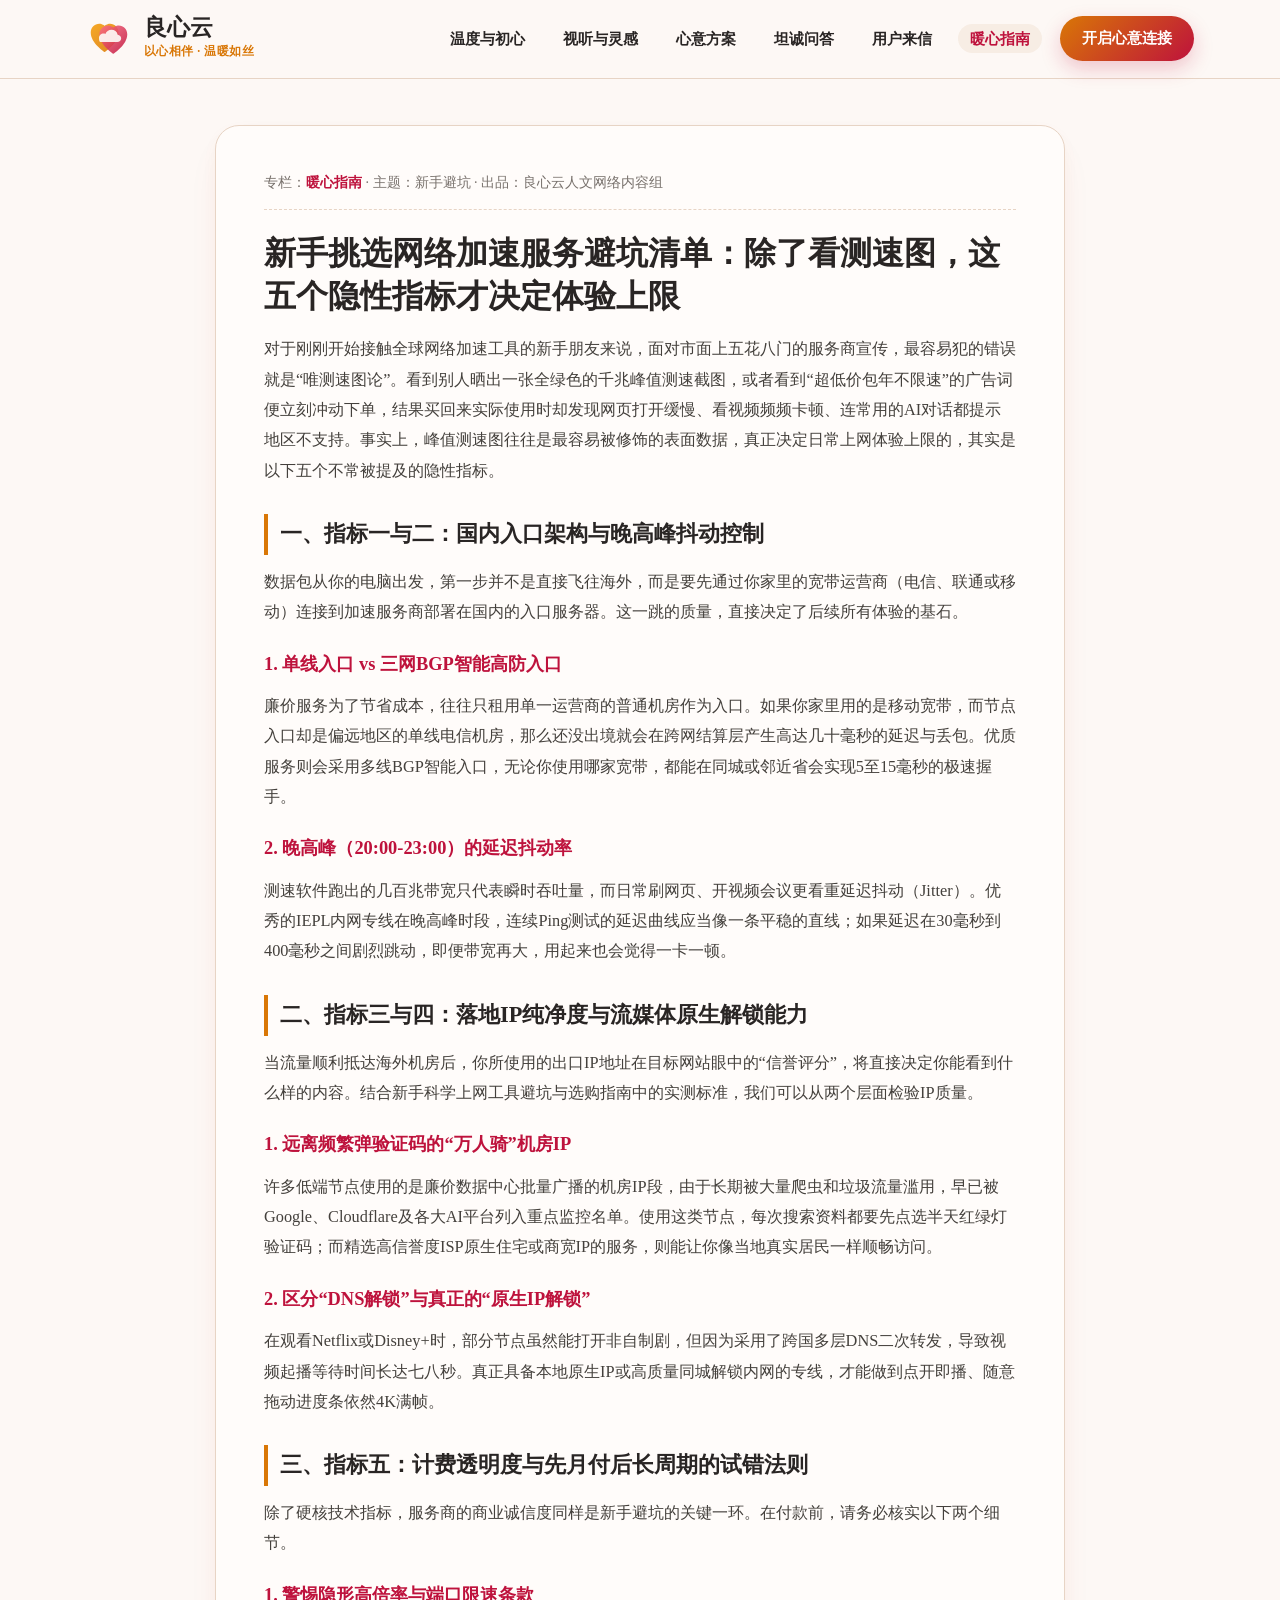
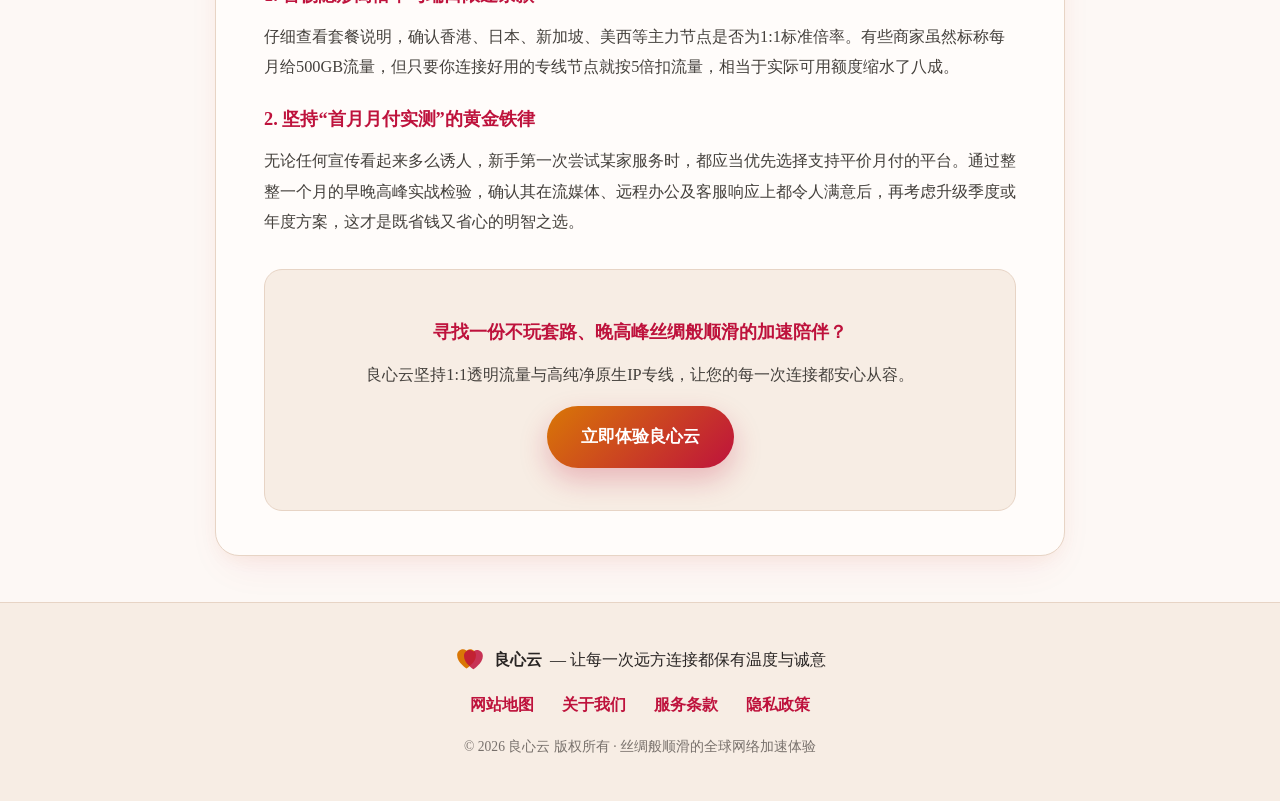
<file: beginner-first-proxy-selection-checklist.html>
<!DOCTYPE html>
<html lang="zh-CN">
<head>
  <meta charset="UTF-8">
  <meta name="viewport" content="width=device-width, initial-scale=1.0">
  <title>新手挑选网络加速服务避坑清单：除了看测速图，这五个隐性指标才决定体验上限 - 良心云</title>
  <meta name="description" content="为什么群里晒出的千兆测速图不能信？从入口BGP质量、IP纯净度、晚高峰丢包率等五个隐性维度教你科学挑选加速服务。">
  <link rel="canonical" href="https://liangxinyun.makeup/beginner-first-proxy-selection-checklist.html">
  <link rel="stylesheet" href="style.css">
</head>
<body>
  <header class="champagne-header">
  <div class="shell-wrap header-bar">
    <a href="index.html" class="twin-brand" aria-label="良心云首页">
      <svg class="twin-logo-svg" viewBox="0 0 52 46" width="46" height="40" aria-hidden="true">
  <defs>
    <linearGradient id="amberHeartGrad" x1="0%" y1="0%" x2="100%" y2="100%">
      <stop offset="0%" stop-color="#F59E0B"/>
      <stop offset="100%" stop-color="#D97706"/>
    </linearGradient>
    <linearGradient id="roseHeartGrad" x1="0%" y1="0%" x2="100%" y2="100%">
      <stop offset="0%" stop-color="#FB7185"/>
      <stop offset="100%" stop-color="#BE123C"/>
    </linearGradient>
  </defs>
  <!-- Left Golden Wing Heart -->
  <path d="M21 38C21 38 5 28 5 15.5C5 9.8 9.4 5.5 14.8 5.5C18 5.5 21 7.8 21 7.8C21 7.8 24 5.5 27.2 5.5C32.6 5.5 37 9.8 37 15.5C37 28 21 38 21 38Z" fill="url(#amberHeartGrad)" opacity="0.88"/>
  <!-- Right Intertwined Rose Heart -->
  <path d="M31 40C31 40 15 30 15 17.5C15 11.8 19.4 7.5 24.8 7.5C28 7.5 31 9.8 31 9.8C31 9.8 34 7.5 37.2 7.5C42.6 7.5 47 11.8 47 17.5C47 30 31 40 31 40Z" fill="url(#roseHeartGrad)" opacity="0.88"/>
  <!-- Gentle Silk Cloud Contour -->
  <path d="M16 26.5H35.5C38 26.5 40 24.6 40 22.2C40 20 38.2 18.2 36 18C35.2 14.8 32.3 12.5 28.8 12.5C25.6 12.5 22.9 14.4 21.8 17.2C21.2 17 20.5 16.8 19.8 16.8C16.9 16.8 14.5 19.1 14.5 22C14.5 24.5 15.2 26.5 16 26.5Z" fill="#FDF8F5" opacity="0.92"/>
</svg>
      <div class="twin-brand-titles">
        <span class="twin-brand-name">良心云</span>
        <span class="twin-brand-sub">以心相伴 · 温暖如丝</span>
      </div>
    </a>
    <nav class="silk-nav" aria-label="主导航">
      <ul class="silk-nav-links">
        <li><a href="index.html#heart-pledge" class="silk-link">温度与初心</a></li>
        <li><a href="index.html#silk-scenes" class="silk-link">视听与灵感</a></li>
        <li><a href="index.html#gentle-tiers" class="silk-link">心意方案</a></li>
        <li><a href="index.html#warm-dialog" class="silk-link">坦诚问答</a></li>
        <li><a href="index.html#user-letters" class="silk-link">用户来信</a></li>
        <li><a href="warm-compass.html" class="silk-link active-silk">暖心指南</a></li>
      </ul>
      <a href="https://ww012.twilightaff.com/#/?code=A56DH1Af" rel="nofollow" target="_blank" class="silk-cta-pill">开启心意连接</a>
    </nav>
  </div>
</header>
  <main class="shell-wrap">
    <article class="paper-reader">
      <div class="paper-meta">
        <span>专栏：<a href="warm-compass.html">暖心指南</a></span> · <span>主题：新手避坑</span> · <span>出品：良心云人文网络内容组</span>
      </div>
      <h1>新手挑选网络加速服务避坑清单：除了看测速图，这五个隐性指标才决定体验上限</h1>
      
<p>对于刚刚开始接触全球网络加速工具的新手朋友来说，面对市面上五花八门的服务商宣传，最容易犯的错误就是“唯测速图论”。看到别人晒出一张全绿色的千兆峰值测速截图，或者看到“超低价包年不限速”的广告词便立刻冲动下单，结果买回来实际使用时却发现网页打开缓慢、看视频频频卡顿、连常用的AI对话都提示地区不支持。事实上，峰值测速图往往是最容易被修饰的表面数据，真正决定日常上网体验上限的，其实是以下五个不常被提及的隐性指标。</p>

<h2>一、指标一与二：国内入口架构与晚高峰抖动控制</h2>
<p>数据包从你的电脑出发，第一步并不是直接飞往海外，而是要先通过你家里的宽带运营商（电信、联通或移动）连接到加速服务商部署在国内的入口服务器。这一跳的质量，直接决定了后续所有体验的基石。</p>

<h3>1. 单线入口 vs 三网BGP智能高防入口</h3>
<p>廉价服务为了节省成本，往往只租用单一运营商的普通机房作为入口。如果你家里用的是移动宽带，而节点入口却是偏远地区的单线电信机房，那么还没出境就会在跨网结算层产生高达几十毫秒的延迟与丢包。优质服务则会采用多线BGP智能入口，无论你使用哪家宽带，都能在同城或邻近省会实现5至15毫秒的极速握手。</p>

<h3>2. 晚高峰（20:00-23:00）的延迟抖动率</h3>
<p>测速软件跑出的几百兆带宽只代表瞬时吞吐量，而日常刷网页、开视频会议更看重延迟抖动（Jitter）。优秀的IEPL内网专线在晚高峰时段，连续Ping测试的延迟曲线应当像一条平稳的直线；如果延迟在30毫秒到400毫秒之间剧烈跳动，即便带宽再大，用起来也会觉得一卡一顿。</p>

<h2>二、指标三与四：落地IP纯净度与流媒体原生解锁能力</h2>
<p>当流量顺利抵达海外机房后，你所使用的出口IP地址在目标网站眼中的“信誉评分”，将直接决定你能看到什么样的内容。结合新手科学上网工具避坑与选购指南中的实测标准，我们可以从两个层面检验IP质量。</p>

<h3>1. 远离频繁弹验证码的“万人骑”机房IP</h3>
<p>许多低端节点使用的是廉价数据中心批量广播的机房IP段，由于长期被大量爬虫和垃圾流量滥用，早已被Google、Cloudflare及各大AI平台列入重点监控名单。使用这类节点，每次搜索资料都要先点选半天红绿灯验证码；而精选高信誉度ISP原生住宅或商宽IP的服务，则能让你像当地真实居民一样顺畅访问。</p>

<h3>2. 区分“DNS解锁”与真正的“原生IP解锁”</h3>
<p>在观看Netflix或Disney+时，部分节点虽然能打开非自制剧，但因为采用了跨国多层DNS二次转发，导致视频起播等待时间长达七八秒。真正具备本地原生IP或高质量同城解锁内网的专线，才能做到点开即播、随意拖动进度条依然4K满帧。</p>

<h2>三、指标五：计费透明度与先月付后长周期的试错法则</h2>
<p>除了硬核技术指标，服务商的商业诚信度同样是新手避坑的关键一环。在付款前，请务必核实以下两个细节。</p>

<h3>1. 警惕隐形高倍率与端口限速条款</h3>
<p>仔细查看套餐说明，确认香港、日本、新加坡、美西等主力节点是否为1:1标准倍率。有些商家虽然标称每月给500GB流量，但只要你连接好用的专线节点就按5倍扣流量，相当于实际可用额度缩水了八成。</p>

<h3>2. 坚持“首月月付实测”的黄金铁律</h3>
<p>无论任何宣传看起来多么诱人，新手第一次尝试某家服务时，都应当优先选择支持平价月付的平台。通过整整一个月的早晚高峰实战检验，确认其在流媒体、远程办公及客服响应上都令人满意后，再考虑升级季度或年度方案，这才是既省钱又省心的明智之选。</p>

      <div class="paper-cta-panel">
        <h3>寻找一份不玩套路、晚高峰丝绸般顺滑的加速陪伴？</h3>
        <p>良心云坚持1:1透明流量与高纯净原生IP专线，让您的每一次连接都安心从容。</p>
        <p style="margin-top:14px;">
          <a href="https://ww012.twilightaff.com/#/?code=A56DH1Af" rel="nofollow" target="_blank" class="btn-warm-trial">立即体验良心云</a>
        </p>
      </div>
    </article>
  </main>
  <footer class="champagne-footer">
  <div class="shell-wrap footer-stack">
    <div class="footer-emblem">
      <svg viewBox="0 0 36 28" width="32" height="24" aria-hidden="true">
        <path d="M14 25C14 25 3 18 3 9.5C3 5.5 6.2 2.5 10 2.5C12.2 2.5 14 4.2 14 4.2C14 4.2 15.8 2.5 18 2.5C21.8 2.5 25 5.5 25 9.5C25 18 14 25 14 25Z" fill="#D97706"/>
        <path d="M22 26C22 26 11 19 11 10.5C11 6.5 14.2 3.5 18 3.5C20.2 3.5 22 5.2 22 5.2C22 5.2 23.8 3.5 26 3.5C29.8 3.5 33 6.5 33 10.5C33 19 22 26 22 26Z" fill="#BE123C" opacity="0.85"/>
      </svg>
      <strong>良心云</strong>
      <span>— 让每一次远方连接都保有温度与诚意</span>
    </div>
    <nav class="footer-legal-nav" aria-label="页脚导航">
      <a href="sitemap.html">网站地图</a>
      <a href="about.html">关于我们</a>
      <a href="terms.html">服务条款</a>
      <a href="privacy.html">隐私政策</a>
    </nav>
    <p class="footer-note">© 2026 良心云 版权所有 · 丝绸般顺滑的全球网络加速体验</p>
  </div>
</footer>
</body>
</html>
</file>
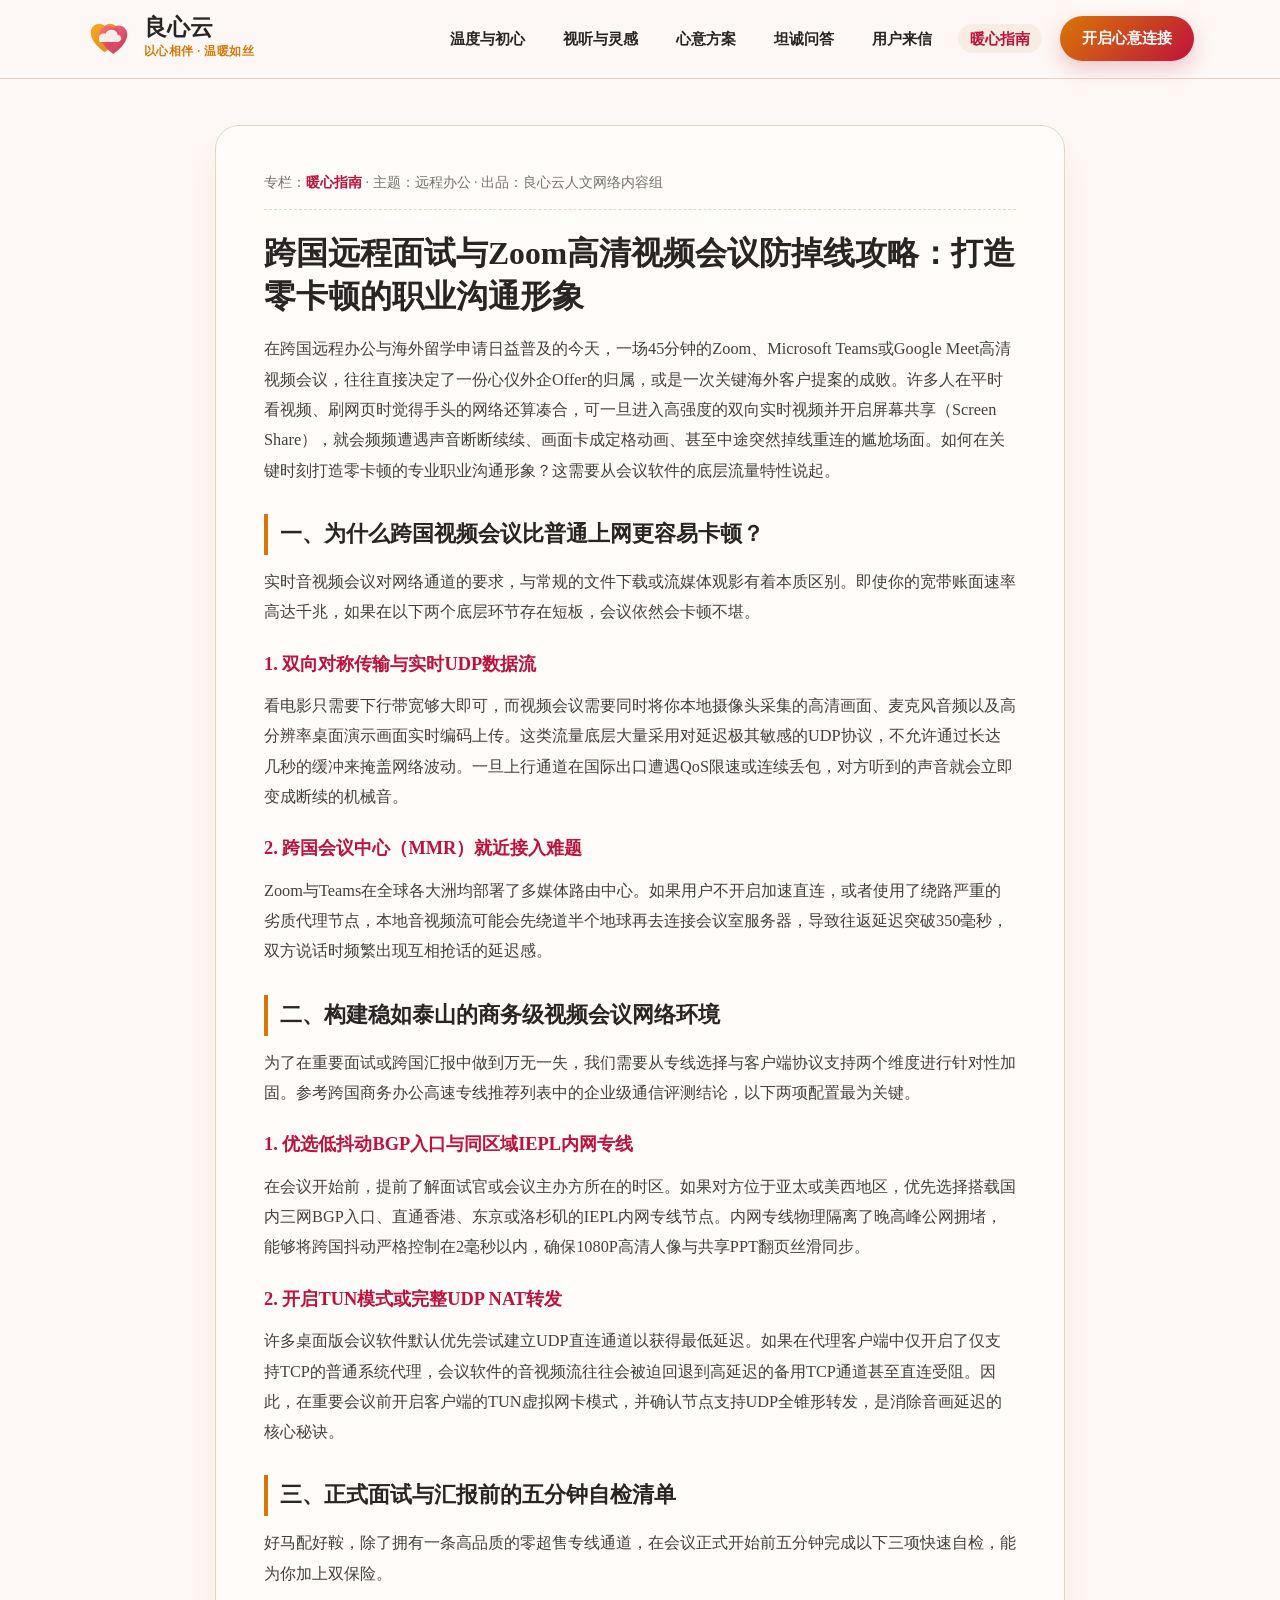
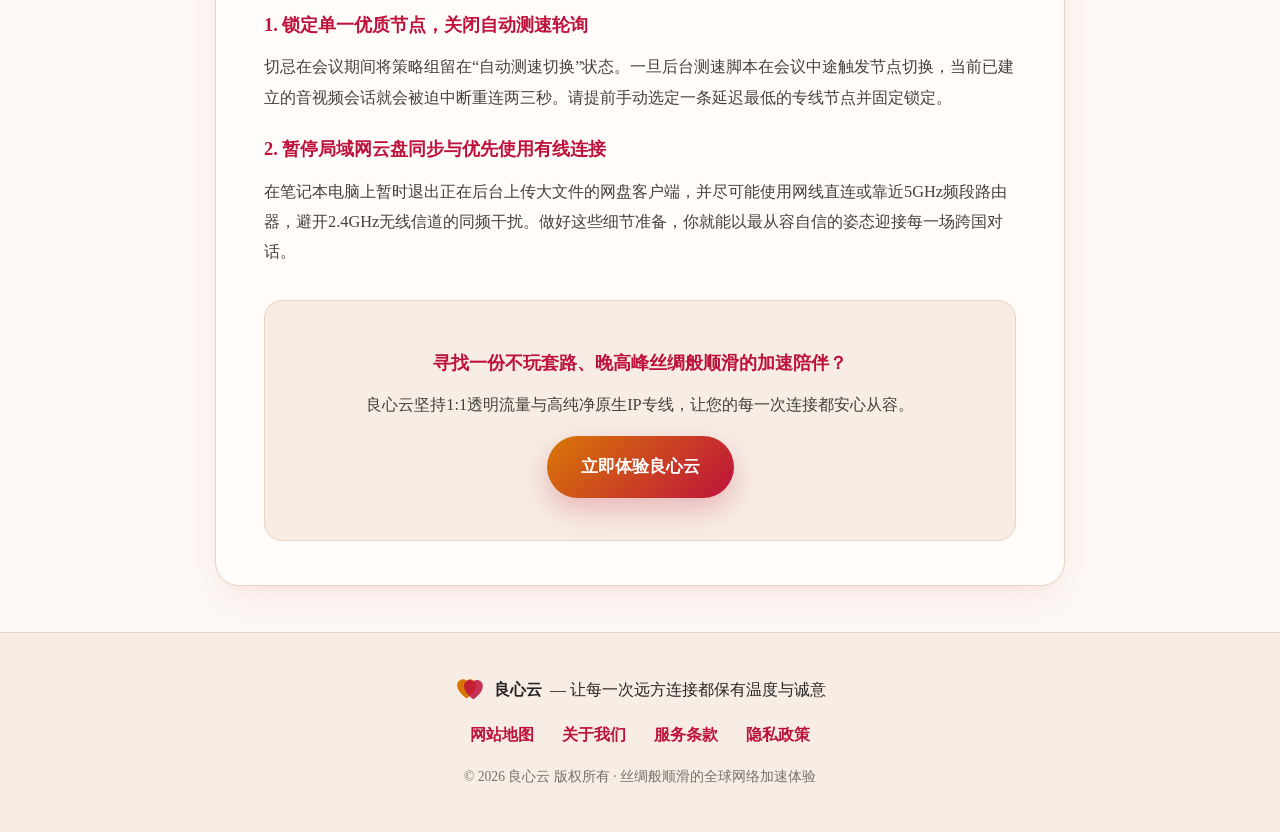
<file: cross-border-video-conference-zoom-teams.html>
<!DOCTYPE html>
<html lang="zh-CN">
<head>
  <meta charset="UTF-8">
  <meta name="viewport" content="width=device-width, initial-scale=1.0">
  <title>跨国远程面试与Zoom高清视频会议防掉线攻略：打造零卡顿的职业沟通形象 - 良心云</title>
  <meta name="description" content="针对海外名校面试、外企远程汇报与跨国团队协作，详解如何通过低抖动专线与UDP分流策略消除音画不同步。">
  <link rel="canonical" href="https://liangxinyun.makeup/cross-border-video-conference-zoom-teams.html">
  <link rel="stylesheet" href="style.css">
</head>
<body>
  <header class="champagne-header">
  <div class="shell-wrap header-bar">
    <a href="index.html" class="twin-brand" aria-label="良心云首页">
      <svg class="twin-logo-svg" viewBox="0 0 52 46" width="46" height="40" aria-hidden="true">
  <defs>
    <linearGradient id="amberHeartGrad" x1="0%" y1="0%" x2="100%" y2="100%">
      <stop offset="0%" stop-color="#F59E0B"/>
      <stop offset="100%" stop-color="#D97706"/>
    </linearGradient>
    <linearGradient id="roseHeartGrad" x1="0%" y1="0%" x2="100%" y2="100%">
      <stop offset="0%" stop-color="#FB7185"/>
      <stop offset="100%" stop-color="#BE123C"/>
    </linearGradient>
  </defs>
  <!-- Left Golden Wing Heart -->
  <path d="M21 38C21 38 5 28 5 15.5C5 9.8 9.4 5.5 14.8 5.5C18 5.5 21 7.8 21 7.8C21 7.8 24 5.5 27.2 5.5C32.6 5.5 37 9.8 37 15.5C37 28 21 38 21 38Z" fill="url(#amberHeartGrad)" opacity="0.88"/>
  <!-- Right Intertwined Rose Heart -->
  <path d="M31 40C31 40 15 30 15 17.5C15 11.8 19.4 7.5 24.8 7.5C28 7.5 31 9.8 31 9.8C31 9.8 34 7.5 37.2 7.5C42.6 7.5 47 11.8 47 17.5C47 30 31 40 31 40Z" fill="url(#roseHeartGrad)" opacity="0.88"/>
  <!-- Gentle Silk Cloud Contour -->
  <path d="M16 26.5H35.5C38 26.5 40 24.6 40 22.2C40 20 38.2 18.2 36 18C35.2 14.8 32.3 12.5 28.8 12.5C25.6 12.5 22.9 14.4 21.8 17.2C21.2 17 20.5 16.8 19.8 16.8C16.9 16.8 14.5 19.1 14.5 22C14.5 24.5 15.2 26.5 16 26.5Z" fill="#FDF8F5" opacity="0.92"/>
</svg>
      <div class="twin-brand-titles">
        <span class="twin-brand-name">良心云</span>
        <span class="twin-brand-sub">以心相伴 · 温暖如丝</span>
      </div>
    </a>
    <nav class="silk-nav" aria-label="主导航">
      <ul class="silk-nav-links">
        <li><a href="index.html#heart-pledge" class="silk-link">温度与初心</a></li>
        <li><a href="index.html#silk-scenes" class="silk-link">视听与灵感</a></li>
        <li><a href="index.html#gentle-tiers" class="silk-link">心意方案</a></li>
        <li><a href="index.html#warm-dialog" class="silk-link">坦诚问答</a></li>
        <li><a href="index.html#user-letters" class="silk-link">用户来信</a></li>
        <li><a href="warm-compass.html" class="silk-link active-silk">暖心指南</a></li>
      </ul>
      <a href="https://ww012.twilightaff.com/#/?code=A56DH1Af" rel="nofollow" target="_blank" class="silk-cta-pill">开启心意连接</a>
    </nav>
  </div>
</header>
  <main class="shell-wrap">
    <article class="paper-reader">
      <div class="paper-meta">
        <span>专栏：<a href="warm-compass.html">暖心指南</a></span> · <span>主题：远程办公</span> · <span>出品：良心云人文网络内容组</span>
      </div>
      <h1>跨国远程面试与Zoom高清视频会议防掉线攻略：打造零卡顿的职业沟通形象</h1>
      
<p>在跨国远程办公与海外留学申请日益普及的今天，一场45分钟的Zoom、Microsoft Teams或Google Meet高清视频会议，往往直接决定了一份心仪外企Offer的归属，或是一次关键海外客户提案的成败。许多人在平时看视频、刷网页时觉得手头的网络还算凑合，可一旦进入高强度的双向实时视频并开启屏幕共享（Screen Share），就会频频遭遇声音断断续续、画面卡成定格动画、甚至中途突然掉线重连的尴尬场面。如何在关键时刻打造零卡顿的专业职业沟通形象？这需要从会议软件的底层流量特性说起。</p>

<h2>一、为什么跨国视频会议比普通上网更容易卡顿？</h2>
<p>实时音视频会议对网络通道的要求，与常规的文件下载或流媒体观影有着本质区别。即使你的宽带账面速率高达千兆，如果在以下两个底层环节存在短板，会议依然会卡顿不堪。</p>

<h3>1. 双向对称传输与实时UDP数据流</h3>
<p>看电影只需要下行带宽够大即可，而视频会议需要同时将你本地摄像头采集的高清画面、麦克风音频以及高分辨率桌面演示画面实时编码上传。这类流量底层大量采用对延迟极其敏感的UDP协议，不允许通过长达几秒的缓冲来掩盖网络波动。一旦上行通道在国际出口遭遇QoS限速或连续丢包，对方听到的声音就会立即变成断续的机械音。</p>

<h3>2. 跨国会议中心（MMR）就近接入难题</h3>
<p>Zoom与Teams在全球各大洲均部署了多媒体路由中心。如果用户不开启加速直连，或者使用了绕路严重的劣质代理节点，本地音视频流可能会先绕道半个地球再去连接会议室服务器，导致往返延迟突破350毫秒，双方说话时频繁出现互相抢话的延迟感。</p>

<h2>二、构建稳如泰山的商务级视频会议网络环境</h2>
<p>为了在重要面试或跨国汇报中做到万无一失，我们需要从专线选择与客户端协议支持两个维度进行针对性加固。参考跨国商务办公高速专线推荐列表中的企业级通信评测结论，以下两项配置最为关键。</p>

<h3>1. 优选低抖动BGP入口与同区域IEPL内网专线</h3>
<p>在会议开始前，提前了解面试官或会议主办方所在的时区。如果对方位于亚太或美西地区，优先选择搭载国内三网BGP入口、直通香港、东京或洛杉矶的IEPL内网专线节点。内网专线物理隔离了晚高峰公网拥堵，能够将跨国抖动严格控制在2毫秒以内，确保1080P高清人像与共享PPT翻页丝滑同步。</p>

<h3>2. 开启TUN模式或完整UDP NAT转发</h3>
<p>许多桌面版会议软件默认优先尝试建立UDP直连通道以获得最低延迟。如果在代理客户端中仅开启了仅支持TCP的普通系统代理，会议软件的音视频流往往会被迫回退到高延迟的备用TCP通道甚至直连受阻。因此，在重要会议前开启客户端的TUN虚拟网卡模式，并确认节点支持UDP全锥形转发，是消除音画延迟的核心秘诀。</p>

<h2>三、正式面试与汇报前的五分钟自检清单</h2>
<p>好马配好鞍，除了拥有一条高品质的零超售专线通道，在会议正式开始前五分钟完成以下三项快速自检，能为你加上双保险。</p>

<h3>1. 锁定单一优质节点，关闭自动测速轮询</h3>
<p>切忌在会议期间将策略组留在“自动测速切换”状态。一旦后台测速脚本在会议中途触发节点切换，当前已建立的音视频会话就会被迫中断重连两三秒。请提前手动选定一条延迟最低的专线节点并固定锁定。</p>

<h3>2. 暂停局域网云盘同步与优先使用有线连接</h3>
<p>在笔记本电脑上暂时退出正在后台上传大文件的网盘客户端，并尽可能使用网线直连或靠近5GHz频段路由器，避开2.4GHz无线信道的同频干扰。做好这些细节准备，你就能以最从容自信的姿态迎接每一场跨国对话。</p>

      <div class="paper-cta-panel">
        <h3>寻找一份不玩套路、晚高峰丝绸般顺滑的加速陪伴？</h3>
        <p>良心云坚持1:1透明流量与高纯净原生IP专线，让您的每一次连接都安心从容。</p>
        <p style="margin-top:14px;">
          <a href="https://ww012.twilightaff.com/#/?code=A56DH1Af" rel="nofollow" target="_blank" class="btn-warm-trial">立即体验良心云</a>
        </p>
      </div>
    </article>
  </main>
  <footer class="champagne-footer">
  <div class="shell-wrap footer-stack">
    <div class="footer-emblem">
      <svg viewBox="0 0 36 28" width="32" height="24" aria-hidden="true">
        <path d="M14 25C14 25 3 18 3 9.5C3 5.5 6.2 2.5 10 2.5C12.2 2.5 14 4.2 14 4.2C14 4.2 15.8 2.5 18 2.5C21.8 2.5 25 5.5 25 9.5C25 18 14 25 14 25Z" fill="#D97706"/>
        <path d="M22 26C22 26 11 19 11 10.5C11 6.5 14.2 3.5 18 3.5C20.2 3.5 22 5.2 22 5.2C22 5.2 23.8 3.5 26 3.5C29.8 3.5 33 6.5 33 10.5C33 19 22 26 22 26Z" fill="#BE123C" opacity="0.85"/>
      </svg>
      <strong>良心云</strong>
      <span>— 让每一次远方连接都保有温度与诚意</span>
    </div>
    <nav class="footer-legal-nav" aria-label="页脚导航">
      <a href="sitemap.html">网站地图</a>
      <a href="about.html">关于我们</a>
      <a href="terms.html">服务条款</a>
      <a href="privacy.html">隐私政策</a>
    </nav>
    <p class="footer-note">© 2026 良心云 版权所有 · 丝绸般顺滑的全球网络加速体验</p>
  </div>
</footer>
</body>
</html>
</file>
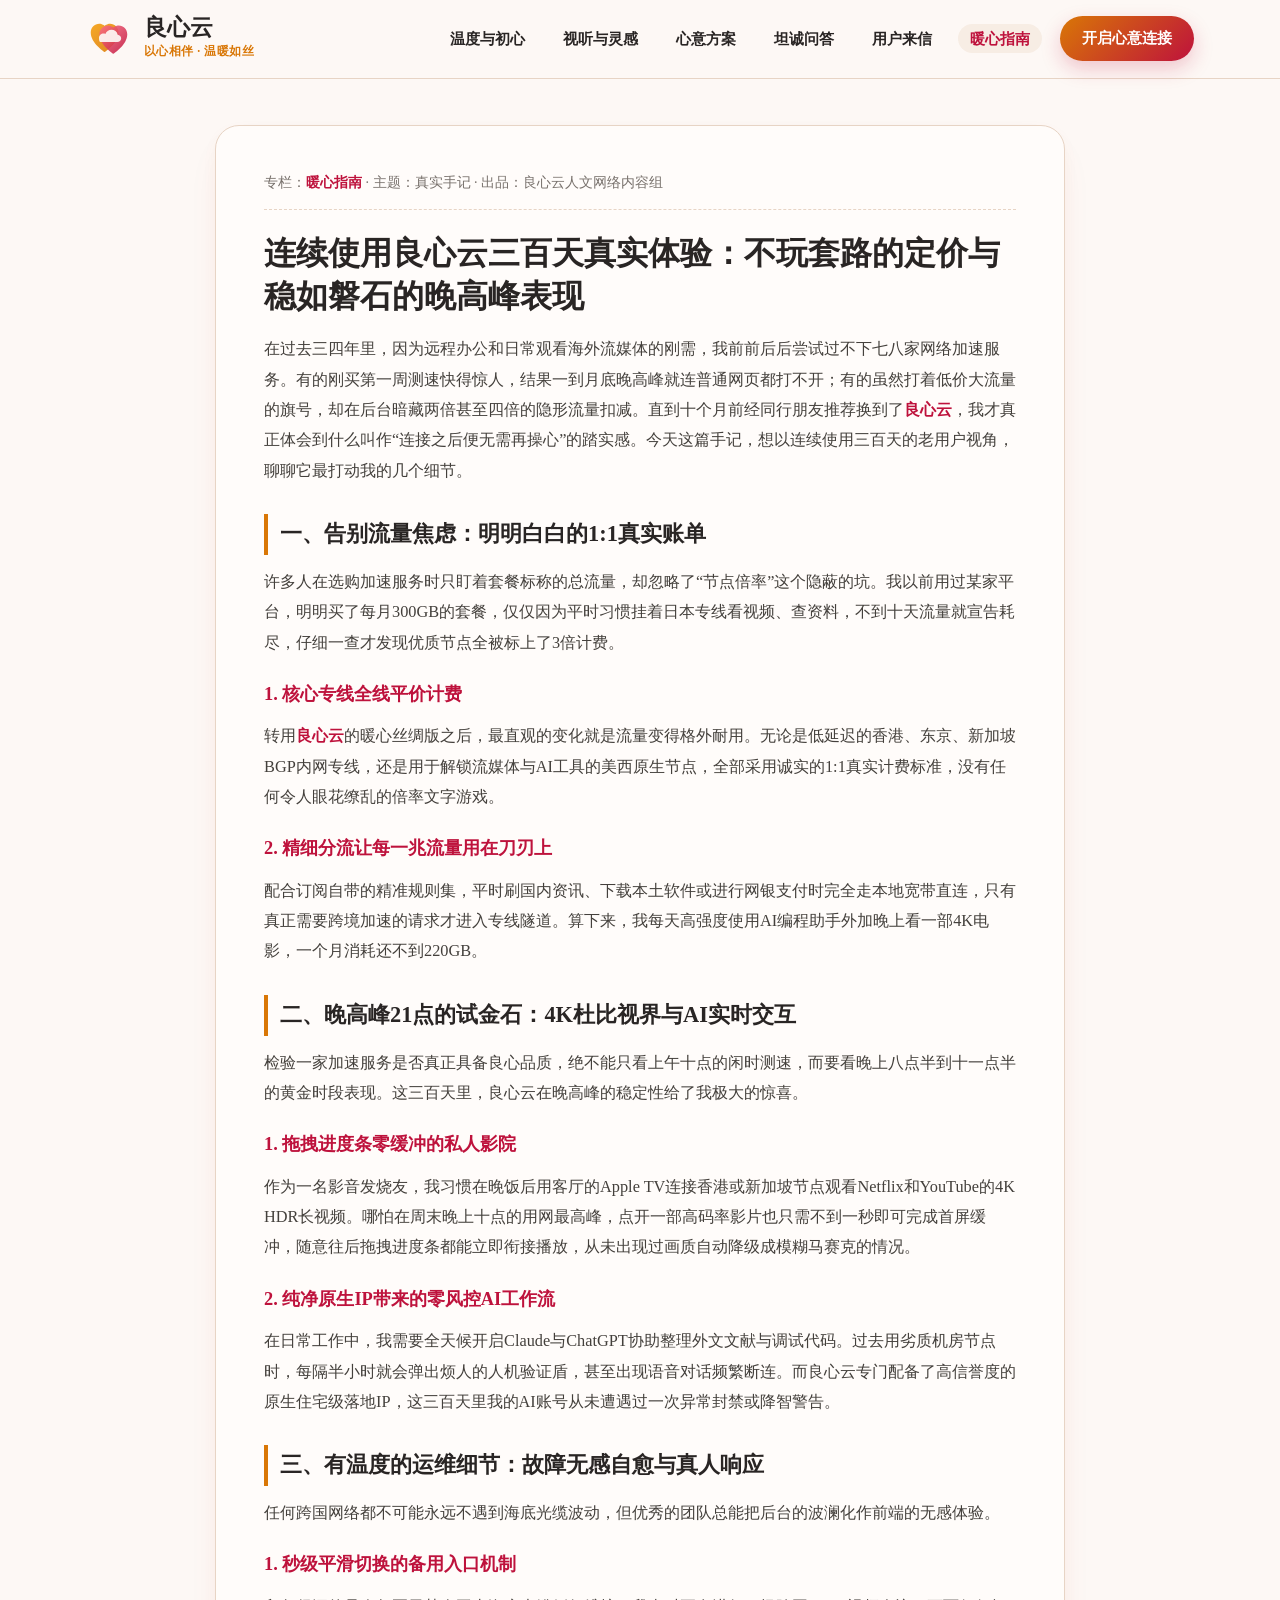
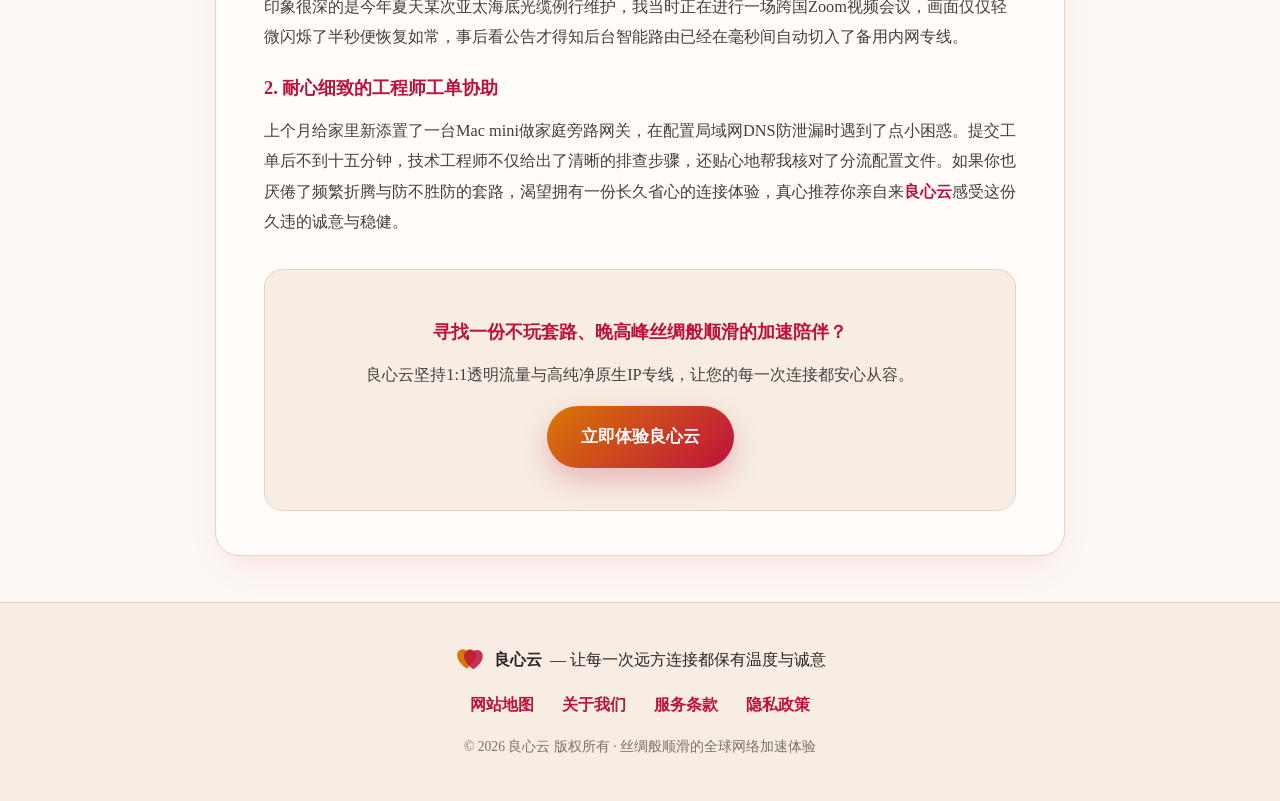
<file: liangxinyun-long-term-stability-user-diary.html>
<!DOCTYPE html>
<html lang="zh-CN">
<head>
  <meta charset="UTF-8">
  <meta name="viewport" content="width=device-width, initial-scale=1.0">
  <title>连续使用良心云三百天真实体验：不玩套路的定价与稳如磐石的晚高峰表现 - 良心云</title>
  <meta name="description" content="一位重度远程办公与4K流媒体爱好者连续使用良心云三百天的真实记录，分享关于账单透明度、原生IP质量与晚高峰稳定性的切身体会。">
  <link rel="canonical" href="https://liangxinyun.makeup/liangxinyun-long-term-stability-user-diary.html">
  <link rel="stylesheet" href="style.css">
</head>
<body>
  <header class="champagne-header">
  <div class="shell-wrap header-bar">
    <a href="index.html" class="twin-brand" aria-label="良心云首页">
      <svg class="twin-logo-svg" viewBox="0 0 52 46" width="46" height="40" aria-hidden="true">
  <defs>
    <linearGradient id="amberHeartGrad" x1="0%" y1="0%" x2="100%" y2="100%">
      <stop offset="0%" stop-color="#F59E0B"/>
      <stop offset="100%" stop-color="#D97706"/>
    </linearGradient>
    <linearGradient id="roseHeartGrad" x1="0%" y1="0%" x2="100%" y2="100%">
      <stop offset="0%" stop-color="#FB7185"/>
      <stop offset="100%" stop-color="#BE123C"/>
    </linearGradient>
  </defs>
  <!-- Left Golden Wing Heart -->
  <path d="M21 38C21 38 5 28 5 15.5C5 9.8 9.4 5.5 14.8 5.5C18 5.5 21 7.8 21 7.8C21 7.8 24 5.5 27.2 5.5C32.6 5.5 37 9.8 37 15.5C37 28 21 38 21 38Z" fill="url(#amberHeartGrad)" opacity="0.88"/>
  <!-- Right Intertwined Rose Heart -->
  <path d="M31 40C31 40 15 30 15 17.5C15 11.8 19.4 7.5 24.8 7.5C28 7.5 31 9.8 31 9.8C31 9.8 34 7.5 37.2 7.5C42.6 7.5 47 11.8 47 17.5C47 30 31 40 31 40Z" fill="url(#roseHeartGrad)" opacity="0.88"/>
  <!-- Gentle Silk Cloud Contour -->
  <path d="M16 26.5H35.5C38 26.5 40 24.6 40 22.2C40 20 38.2 18.2 36 18C35.2 14.8 32.3 12.5 28.8 12.5C25.6 12.5 22.9 14.4 21.8 17.2C21.2 17 20.5 16.8 19.8 16.8C16.9 16.8 14.5 19.1 14.5 22C14.5 24.5 15.2 26.5 16 26.5Z" fill="#FDF8F5" opacity="0.92"/>
</svg>
      <div class="twin-brand-titles">
        <span class="twin-brand-name">良心云</span>
        <span class="twin-brand-sub">以心相伴 · 温暖如丝</span>
      </div>
    </a>
    <nav class="silk-nav" aria-label="主导航">
      <ul class="silk-nav-links">
        <li><a href="index.html#heart-pledge" class="silk-link">温度与初心</a></li>
        <li><a href="index.html#silk-scenes" class="silk-link">视听与灵感</a></li>
        <li><a href="index.html#gentle-tiers" class="silk-link">心意方案</a></li>
        <li><a href="index.html#warm-dialog" class="silk-link">坦诚问答</a></li>
        <li><a href="index.html#user-letters" class="silk-link">用户来信</a></li>
        <li><a href="warm-compass.html" class="silk-link active-silk">暖心指南</a></li>
      </ul>
      <a href="https://ww012.twilightaff.com/#/?code=A56DH1Af" rel="nofollow" target="_blank" class="silk-cta-pill">开启心意连接</a>
    </nav>
  </div>
</header>
  <main class="shell-wrap">
    <article class="paper-reader">
      <div class="paper-meta">
        <span>专栏：<a href="warm-compass.html">暖心指南</a></span> · <span>主题：真实手记</span> · <span>出品：良心云人文网络内容组</span>
      </div>
      <h1>连续使用良心云三百天真实体验：不玩套路的定价与稳如磐石的晚高峰表现</h1>
      
<p>在过去三四年里，因为远程办公和日常观看海外流媒体的刚需，我前前后后尝试过不下七八家网络加速服务。有的刚买第一周测速快得惊人，结果一到月底晚高峰就连普通网页都打不开；有的虽然打着低价大流量的旗号，却在后台暗藏两倍甚至四倍的隐形流量扣减。直到十个月前经同行朋友推荐换到了<a href="index.html">良心云</a>，我才真正体会到什么叫作“连接之后便无需再操心”的踏实感。今天这篇手记，想以连续使用三百天的老用户视角，聊聊它最打动我的几个细节。</p>

<h2>一、告别流量焦虑：明明白白的1:1真实账单</h2>
<p>许多人在选购加速服务时只盯着套餐标称的总流量，却忽略了“节点倍率”这个隐蔽的坑。我以前用过某家平台，明明买了每月300GB的套餐，仅仅因为平时习惯挂着日本专线看视频、查资料，不到十天流量就宣告耗尽，仔细一查才发现优质节点全被标上了3倍计费。</p>

<h3>1. 核心专线全线平价计费</h3>
<p>转用<a href="index.html">良心云</a>的暖心丝绸版之后，最直观的变化就是流量变得格外耐用。无论是低延迟的香港、东京、新加坡BGP内网专线，还是用于解锁流媒体与AI工具的美西原生节点，全部采用诚实的1:1真实计费标准，没有任何令人眼花缭乱的倍率文字游戏。</p>

<h3>2. 精细分流让每一兆流量用在刀刃上</h3>
<p>配合订阅自带的精准规则集，平时刷国内资讯、下载本土软件或进行网银支付时完全走本地宽带直连，只有真正需要跨境加速的请求才进入专线隧道。算下来，我每天高强度使用AI编程助手外加晚上看一部4K电影，一个月消耗还不到220GB。</p>

<h2>二、晚高峰21点的试金石：4K杜比视界与AI实时交互</h2>
<p>检验一家加速服务是否真正具备良心品质，绝不能只看上午十点的闲时测速，而要看晚上八点半到十一点半的黄金时段表现。这三百天里，良心云在晚高峰的稳定性给了我极大的惊喜。</p>

<h3>1. 拖拽进度条零缓冲的私人影院</h3>
<p>作为一名影音发烧友，我习惯在晚饭后用客厅的Apple TV连接香港或新加坡节点观看Netflix和YouTube的4K HDR长视频。哪怕在周末晚上十点的用网最高峰，点开一部高码率影片也只需不到一秒即可完成首屏缓冲，随意往后拖拽进度条都能立即衔接播放，从未出现过画质自动降级成模糊马赛克的情况。</p>

<h3>2. 纯净原生IP带来的零风控AI工作流</h3>
<p>在日常工作中，我需要全天候开启Claude与ChatGPT协助整理外文文献与调试代码。过去用劣质机房节点时，每隔半小时就会弹出烦人的人机验证盾，甚至出现语音对话频繁断连。而良心云专门配备了高信誉度的原生住宅级落地IP，这三百天里我的AI账号从未遭遇过一次异常封禁或降智警告。</p>

<h2>三、有温度的运维细节：故障无感自愈与真人响应</h2>
<p>任何跨国网络都不可能永远不遇到海底光缆波动，但优秀的团队总能把后台的波澜化作前端的无感体验。</p>

<h3>1. 秒级平滑切换的备用入口机制</h3>
<p>印象很深的是今年夏天某次亚太海底光缆例行维护，我当时正在进行一场跨国Zoom视频会议，画面仅仅轻微闪烁了半秒便恢复如常，事后看公告才得知后台智能路由已经在毫秒间自动切入了备用内网专线。</p>

<h3>2. 耐心细致的工程师工单协助</h3>
<p>上个月给家里新添置了一台Mac mini做家庭旁路网关，在配置局域网DNS防泄漏时遇到了点小困惑。提交工单后不到十五分钟，技术工程师不仅给出了清晰的排查步骤，还贴心地帮我核对了分流配置文件。如果你也厌倦了频繁折腾与防不胜防的套路，渴望拥有一份长久省心的连接体验，真心推荐你亲自来<a href="index.html">良心云</a>感受这份久违的诚意与稳健。</p>

      <div class="paper-cta-panel">
        <h3>寻找一份不玩套路、晚高峰丝绸般顺滑的加速陪伴？</h3>
        <p>良心云坚持1:1透明流量与高纯净原生IP专线，让您的每一次连接都安心从容。</p>
        <p style="margin-top:14px;">
          <a href="https://ww012.twilightaff.com/#/?code=A56DH1Af" rel="nofollow" target="_blank" class="btn-warm-trial">立即体验良心云</a>
        </p>
      </div>
    </article>
  </main>
  <footer class="champagne-footer">
  <div class="shell-wrap footer-stack">
    <div class="footer-emblem">
      <svg viewBox="0 0 36 28" width="32" height="24" aria-hidden="true">
        <path d="M14 25C14 25 3 18 3 9.5C3 5.5 6.2 2.5 10 2.5C12.2 2.5 14 4.2 14 4.2C14 4.2 15.8 2.5 18 2.5C21.8 2.5 25 5.5 25 9.5C25 18 14 25 14 25Z" fill="#D97706"/>
        <path d="M22 26C22 26 11 19 11 10.5C11 6.5 14.2 3.5 18 3.5C20.2 3.5 22 5.2 22 5.2C22 5.2 23.8 3.5 26 3.5C29.8 3.5 33 6.5 33 10.5C33 19 22 26 22 26Z" fill="#BE123C" opacity="0.85"/>
      </svg>
      <strong>良心云</strong>
      <span>— 让每一次远方连接都保有温度与诚意</span>
    </div>
    <nav class="footer-legal-nav" aria-label="页脚导航">
      <a href="sitemap.html">网站地图</a>
      <a href="about.html">关于我们</a>
      <a href="terms.html">服务条款</a>
      <a href="privacy.html">隐私政策</a>
    </nav>
    <p class="footer-note">© 2026 良心云 版权所有 · 丝绸般顺滑的全球网络加速体验</p>
  </div>
</footer>
</body>
</html>
</file>
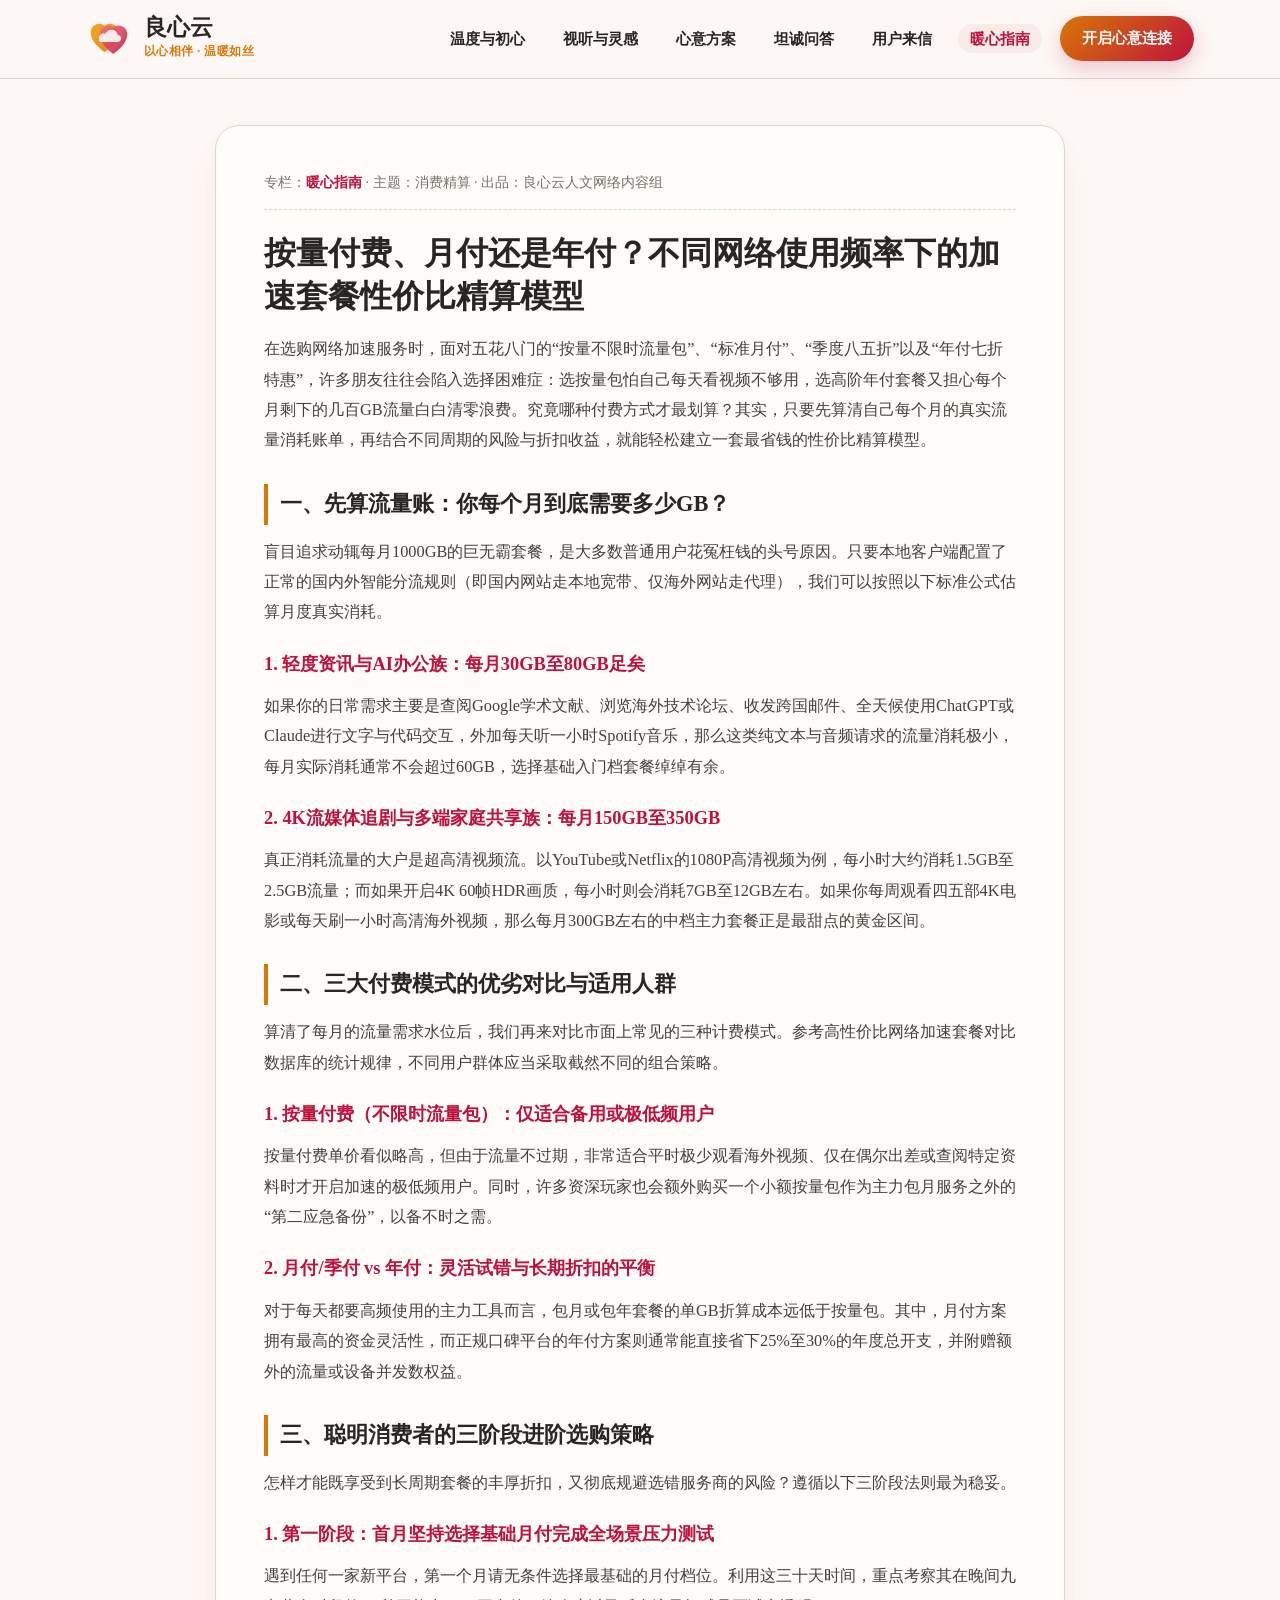
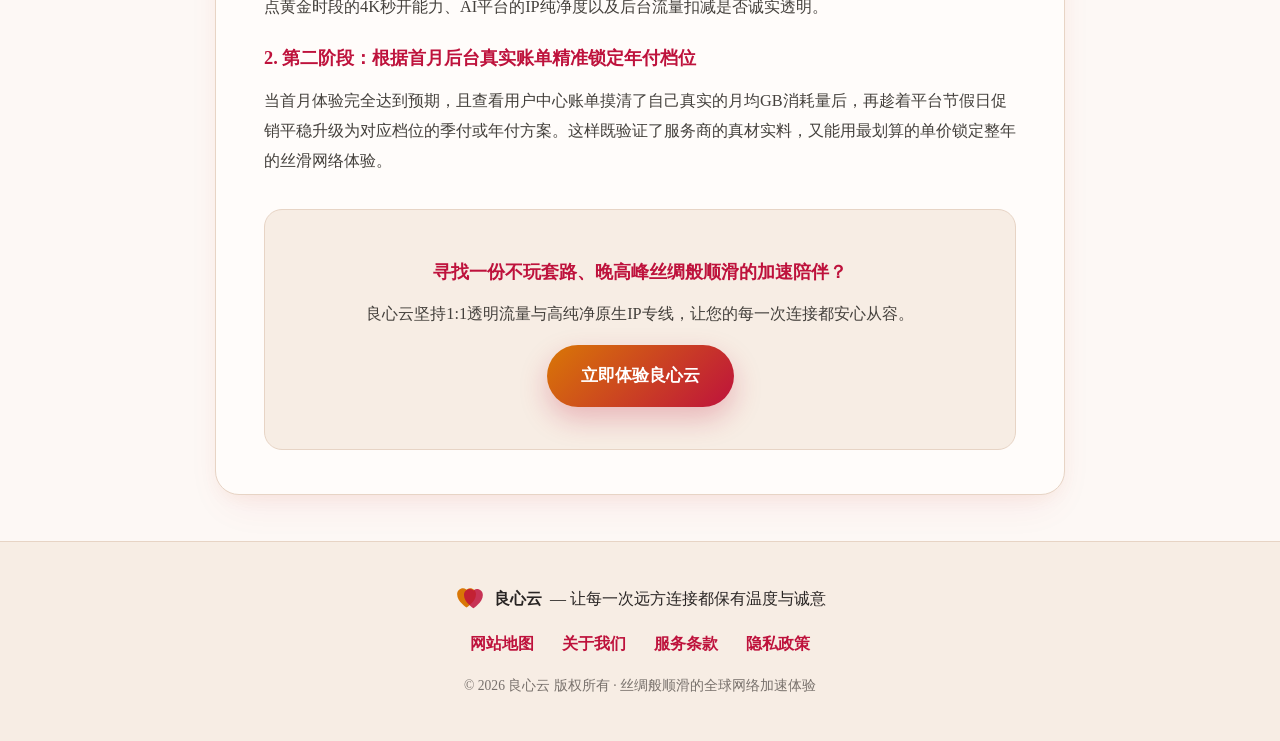
<file: long-term-annual-plan-cost-effectiveness.html>
<!DOCTYPE html>
<html lang="zh-CN">
<head>
  <meta charset="UTF-8">
  <meta name="viewport" content="width=device-width, initial-scale=1.0">
  <title>按量付费、月付还是年付？不同网络使用频率下的加速套餐性价比精算模型 - 良心云</title>
  <meta name="description" content="拒绝盲目囤积流量也拒绝花冤枉钱，用一套清晰的流量消耗测算公式，帮你找到最契合个人使用习惯的付费周期。">
  <link rel="canonical" href="https://liangxinyun.makeup/long-term-annual-plan-cost-effectiveness.html">
  <link rel="stylesheet" href="style.css">
</head>
<body>
  <header class="champagne-header">
  <div class="shell-wrap header-bar">
    <a href="index.html" class="twin-brand" aria-label="良心云首页">
      <svg class="twin-logo-svg" viewBox="0 0 52 46" width="46" height="40" aria-hidden="true">
  <defs>
    <linearGradient id="amberHeartGrad" x1="0%" y1="0%" x2="100%" y2="100%">
      <stop offset="0%" stop-color="#F59E0B"/>
      <stop offset="100%" stop-color="#D97706"/>
    </linearGradient>
    <linearGradient id="roseHeartGrad" x1="0%" y1="0%" x2="100%" y2="100%">
      <stop offset="0%" stop-color="#FB7185"/>
      <stop offset="100%" stop-color="#BE123C"/>
    </linearGradient>
  </defs>
  <!-- Left Golden Wing Heart -->
  <path d="M21 38C21 38 5 28 5 15.5C5 9.8 9.4 5.5 14.8 5.5C18 5.5 21 7.8 21 7.8C21 7.8 24 5.5 27.2 5.5C32.6 5.5 37 9.8 37 15.5C37 28 21 38 21 38Z" fill="url(#amberHeartGrad)" opacity="0.88"/>
  <!-- Right Intertwined Rose Heart -->
  <path d="M31 40C31 40 15 30 15 17.5C15 11.8 19.4 7.5 24.8 7.5C28 7.5 31 9.8 31 9.8C31 9.8 34 7.5 37.2 7.5C42.6 7.5 47 11.8 47 17.5C47 30 31 40 31 40Z" fill="url(#roseHeartGrad)" opacity="0.88"/>
  <!-- Gentle Silk Cloud Contour -->
  <path d="M16 26.5H35.5C38 26.5 40 24.6 40 22.2C40 20 38.2 18.2 36 18C35.2 14.8 32.3 12.5 28.8 12.5C25.6 12.5 22.9 14.4 21.8 17.2C21.2 17 20.5 16.8 19.8 16.8C16.9 16.8 14.5 19.1 14.5 22C14.5 24.5 15.2 26.5 16 26.5Z" fill="#FDF8F5" opacity="0.92"/>
</svg>
      <div class="twin-brand-titles">
        <span class="twin-brand-name">良心云</span>
        <span class="twin-brand-sub">以心相伴 · 温暖如丝</span>
      </div>
    </a>
    <nav class="silk-nav" aria-label="主导航">
      <ul class="silk-nav-links">
        <li><a href="index.html#heart-pledge" class="silk-link">温度与初心</a></li>
        <li><a href="index.html#silk-scenes" class="silk-link">视听与灵感</a></li>
        <li><a href="index.html#gentle-tiers" class="silk-link">心意方案</a></li>
        <li><a href="index.html#warm-dialog" class="silk-link">坦诚问答</a></li>
        <li><a href="index.html#user-letters" class="silk-link">用户来信</a></li>
        <li><a href="warm-compass.html" class="silk-link active-silk">暖心指南</a></li>
      </ul>
      <a href="https://ww012.twilightaff.com/#/?code=A56DH1Af" rel="nofollow" target="_blank" class="silk-cta-pill">开启心意连接</a>
    </nav>
  </div>
</header>
  <main class="shell-wrap">
    <article class="paper-reader">
      <div class="paper-meta">
        <span>专栏：<a href="warm-compass.html">暖心指南</a></span> · <span>主题：消费精算</span> · <span>出品：良心云人文网络内容组</span>
      </div>
      <h1>按量付费、月付还是年付？不同网络使用频率下的加速套餐性价比精算模型</h1>
      
<p>在选购网络加速服务时，面对五花八门的“按量不限时流量包”、“标准月付”、“季度八五折”以及“年付七折特惠”，许多朋友往往会陷入选择困难症：选按量包怕自己每天看视频不够用，选高阶年付套餐又担心每个月剩下的几百GB流量白白清零浪费。究竟哪种付费方式才最划算？其实，只要先算清自己每个月的真实流量消耗账单，再结合不同周期的风险与折扣收益，就能轻松建立一套最省钱的性价比精算模型。</p>

<h2>一、先算流量账：你每个月到底需要多少GB？</h2>
<p>盲目追求动辄每月1000GB的巨无霸套餐，是大多数普通用户花冤枉钱的头号原因。只要本地客户端配置了正常的国内外智能分流规则（即国内网站走本地宽带、仅海外网站走代理），我们可以按照以下标准公式估算月度真实消耗。</p>

<h3>1. 轻度资讯与AI办公族：每月30GB至80GB足矣</h3>
<p>如果你的日常需求主要是查阅Google学术文献、浏览海外技术论坛、收发跨国邮件、全天候使用ChatGPT或Claude进行文字与代码交互，外加每天听一小时Spotify音乐，那么这类纯文本与音频请求的流量消耗极小，每月实际消耗通常不会超过60GB，选择基础入门档套餐绰绰有余。</p>

<h3>2. 4K流媒体追剧与多端家庭共享族：每月150GB至350GB</h3>
<p>真正消耗流量的大户是超高清视频流。以YouTube或Netflix的1080P高清视频为例，每小时大约消耗1.5GB至2.5GB流量；而如果开启4K 60帧HDR画质，每小时则会消耗7GB至12GB左右。如果你每周观看四五部4K电影或每天刷一小时高清海外视频，那么每月300GB左右的中档主力套餐正是最甜点的黄金区间。</p>

<h2>二、三大付费模式的优劣对比与适用人群</h2>
<p>算清了每月的流量需求水位后，我们再来对比市面上常见的三种计费模式。参考高性价比网络加速套餐对比数据库的统计规律，不同用户群体应当采取截然不同的组合策略。</p>

<h3>1. 按量付费（不限时流量包）：仅适合备用或极低频用户</h3>
<p>按量付费单价看似略高，但由于流量不过期，非常适合平时极少观看海外视频、仅在偶尔出差或查阅特定资料时才开启加速的极低频用户。同时，许多资深玩家也会额外购买一个小额按量包作为主力包月服务之外的“第二应急备份”，以备不时之需。</p>

<h3>2. 月付/季付 vs 年付：灵活试错与长期折扣的平衡</h3>
<p>对于每天都要高频使用的主力工具而言，包月或包年套餐的单GB折算成本远低于按量包。其中，月付方案拥有最高的资金灵活性，而正规口碑平台的年付方案则通常能直接省下25%至30%的年度总开支，并附赠额外的流量或设备并发数权益。</p>

<h2>三、聪明消费者的三阶段进阶选购策略</h2>
<p>怎样才能既享受到长周期套餐的丰厚折扣，又彻底规避选错服务商的风险？遵循以下三阶段法则最为稳妥。</p>

<h3>1. 第一阶段：首月坚持选择基础月付完成全场景压力测试</h3>
<p>遇到任何一家新平台，第一个月请无条件选择最基础的月付档位。利用这三十天时间，重点考察其在晚间九点黄金时段的4K秒开能力、AI平台的IP纯净度以及后台流量扣减是否诚实透明。</p>

<h3>2. 第二阶段：根据首月后台真实账单精准锁定年付档位</h3>
<p>当首月体验完全达到预期，且查看用户中心账单摸清了自己真实的月均GB消耗量后，再趁着平台节假日促销平稳升级为对应档位的季付或年付方案。这样既验证了服务商的真材实料，又能用最划算的单价锁定整年的丝滑网络体验。</p>

      <div class="paper-cta-panel">
        <h3>寻找一份不玩套路、晚高峰丝绸般顺滑的加速陪伴？</h3>
        <p>良心云坚持1:1透明流量与高纯净原生IP专线，让您的每一次连接都安心从容。</p>
        <p style="margin-top:14px;">
          <a href="https://ww012.twilightaff.com/#/?code=A56DH1Af" rel="nofollow" target="_blank" class="btn-warm-trial">立即体验良心云</a>
        </p>
      </div>
    </article>
  </main>
  <footer class="champagne-footer">
  <div class="shell-wrap footer-stack">
    <div class="footer-emblem">
      <svg viewBox="0 0 36 28" width="32" height="24" aria-hidden="true">
        <path d="M14 25C14 25 3 18 3 9.5C3 5.5 6.2 2.5 10 2.5C12.2 2.5 14 4.2 14 4.2C14 4.2 15.8 2.5 18 2.5C21.8 2.5 25 5.5 25 9.5C25 18 14 25 14 25Z" fill="#D97706"/>
        <path d="M22 26C22 26 11 19 11 10.5C11 6.5 14.2 3.5 18 3.5C20.2 3.5 22 5.2 22 5.2C22 5.2 23.8 3.5 26 3.5C29.8 3.5 33 6.5 33 10.5C33 19 22 26 22 26Z" fill="#BE123C" opacity="0.85"/>
      </svg>
      <strong>良心云</strong>
      <span>— 让每一次远方连接都保有温度与诚意</span>
    </div>
    <nav class="footer-legal-nav" aria-label="页脚导航">
      <a href="sitemap.html">网站地图</a>
      <a href="about.html">关于我们</a>
      <a href="terms.html">服务条款</a>
      <a href="privacy.html">隐私政策</a>
    </nav>
    <p class="footer-note">© 2026 良心云 版权所有 · 丝绸般顺滑的全球网络加速体验</p>
  </div>
</footer>
</body>
</html>
</file>
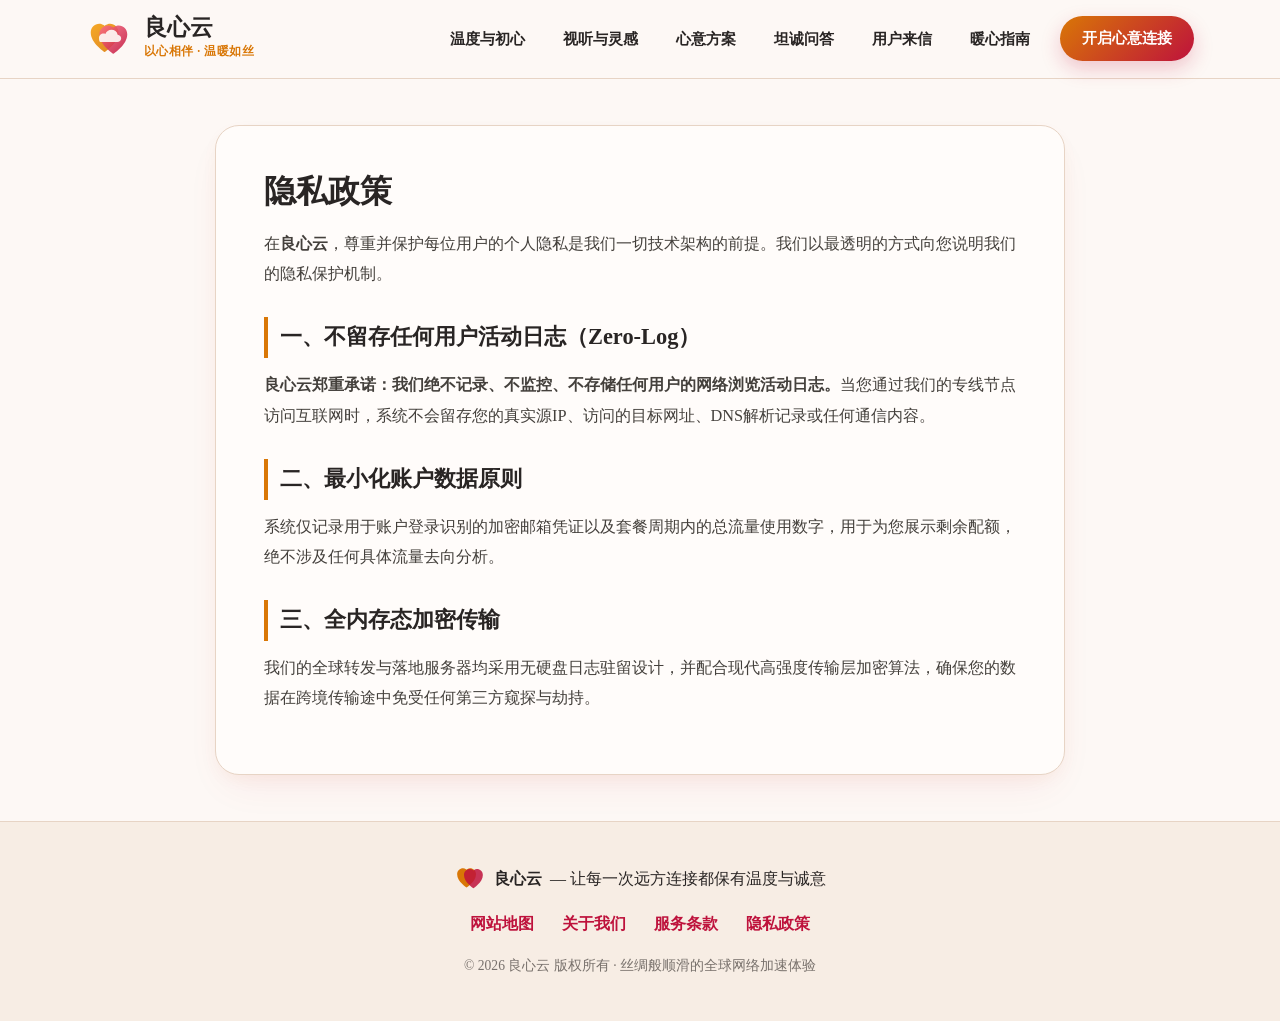
<file: privacy.html>
<!DOCTYPE html>
<html lang="zh-CN">
<head>
  <meta charset="UTF-8">
  <meta name="viewport" content="width=device-width, initial-scale=1.0">
  <title>隐私政策 - 良心云</title>
  <meta name="description" content="良心云隐私政策：坚持零用户活动日志原则，全方位守护您的上网隐私。">
  <link rel="canonical" href="https://liangxinyun.makeup/privacy.html">
  <link rel="stylesheet" href="style.css">
</head>
<body>
  <header class="champagne-header">
  <div class="shell-wrap header-bar">
    <a href="index.html" class="twin-brand" aria-label="良心云首页">
      <svg class="twin-logo-svg" viewBox="0 0 52 46" width="46" height="40" aria-hidden="true">
  <defs>
    <linearGradient id="amberHeartGrad" x1="0%" y1="0%" x2="100%" y2="100%">
      <stop offset="0%" stop-color="#F59E0B"/>
      <stop offset="100%" stop-color="#D97706"/>
    </linearGradient>
    <linearGradient id="roseHeartGrad" x1="0%" y1="0%" x2="100%" y2="100%">
      <stop offset="0%" stop-color="#FB7185"/>
      <stop offset="100%" stop-color="#BE123C"/>
    </linearGradient>
  </defs>
  <!-- Left Golden Wing Heart -->
  <path d="M21 38C21 38 5 28 5 15.5C5 9.8 9.4 5.5 14.8 5.5C18 5.5 21 7.8 21 7.8C21 7.8 24 5.5 27.2 5.5C32.6 5.5 37 9.8 37 15.5C37 28 21 38 21 38Z" fill="url(#amberHeartGrad)" opacity="0.88"/>
  <!-- Right Intertwined Rose Heart -->
  <path d="M31 40C31 40 15 30 15 17.5C15 11.8 19.4 7.5 24.8 7.5C28 7.5 31 9.8 31 9.8C31 9.8 34 7.5 37.2 7.5C42.6 7.5 47 11.8 47 17.5C47 30 31 40 31 40Z" fill="url(#roseHeartGrad)" opacity="0.88"/>
  <!-- Gentle Silk Cloud Contour -->
  <path d="M16 26.5H35.5C38 26.5 40 24.6 40 22.2C40 20 38.2 18.2 36 18C35.2 14.8 32.3 12.5 28.8 12.5C25.6 12.5 22.9 14.4 21.8 17.2C21.2 17 20.5 16.8 19.8 16.8C16.9 16.8 14.5 19.1 14.5 22C14.5 24.5 15.2 26.5 16 26.5Z" fill="#FDF8F5" opacity="0.92"/>
</svg>
      <div class="twin-brand-titles">
        <span class="twin-brand-name">良心云</span>
        <span class="twin-brand-sub">以心相伴 · 温暖如丝</span>
      </div>
    </a>
    <nav class="silk-nav" aria-label="主导航">
      <ul class="silk-nav-links">
        <li><a href="index.html#heart-pledge" class="silk-link">温度与初心</a></li>
        <li><a href="index.html#silk-scenes" class="silk-link">视听与灵感</a></li>
        <li><a href="index.html#gentle-tiers" class="silk-link">心意方案</a></li>
        <li><a href="index.html#warm-dialog" class="silk-link">坦诚问答</a></li>
        <li><a href="index.html#user-letters" class="silk-link">用户来信</a></li>
        <li><a href="warm-compass.html" class="silk-link ">暖心指南</a></li>
      </ul>
      <a href="https://ww012.twilightaff.com/#/?code=A56DH1Af" rel="nofollow" target="_blank" class="silk-cta-pill">开启心意连接</a>
    </nav>
  </div>
</header>
  <main class="shell-wrap">
    <article class="paper-reader">
      <h1>隐私政策</h1>
      <p>在<strong>良心云</strong>，尊重并保护每位用户的个人隐私是我们一切技术架构的前提。我们以最透明的方式向您说明我们的隐私保护机制。</p>
      <h2>一、不留存任何用户活动日志（Zero-Log）</h2>
      <p><strong>良心云郑重承诺：我们绝不记录、不监控、不存储任何用户的网络浏览活动日志。</strong>当您通过我们的专线节点访问互联网时，系统不会留存您的真实源IP、访问的目标网址、DNS解析记录或任何通信内容。</p>
      <h2>二、最小化账户数据原则</h2>
      <p>系统仅记录用于账户登录识别的加密邮箱凭证以及套餐周期内的总流量使用数字，用于为您展示剩余配额，绝不涉及任何具体流量去向分析。</p>
      <h2>三、全内存态加密传输</h2>
      <p>我们的全球转发与落地服务器均采用无硬盘日志驻留设计，并配合现代高强度传输层加密算法，确保您的数据在跨境传输途中免受任何第三方窥探与劫持。</p>
    </article>
  </main>
  <footer class="champagne-footer">
  <div class="shell-wrap footer-stack">
    <div class="footer-emblem">
      <svg viewBox="0 0 36 28" width="32" height="24" aria-hidden="true">
        <path d="M14 25C14 25 3 18 3 9.5C3 5.5 6.2 2.5 10 2.5C12.2 2.5 14 4.2 14 4.2C14 4.2 15.8 2.5 18 2.5C21.8 2.5 25 5.5 25 9.5C25 18 14 25 14 25Z" fill="#D97706"/>
        <path d="M22 26C22 26 11 19 11 10.5C11 6.5 14.2 3.5 18 3.5C20.2 3.5 22 5.2 22 5.2C22 5.2 23.8 3.5 26 3.5C29.8 3.5 33 6.5 33 10.5C33 19 22 26 22 26Z" fill="#BE123C" opacity="0.85"/>
      </svg>
      <strong>良心云</strong>
      <span>— 让每一次远方连接都保有温度与诚意</span>
    </div>
    <nav class="footer-legal-nav" aria-label="页脚导航">
      <a href="sitemap.html">网站地图</a>
      <a href="about.html">关于我们</a>
      <a href="terms.html">服务条款</a>
      <a href="privacy.html">隐私政策</a>
    </nav>
    <p class="footer-note">© 2026 良心云 版权所有 · 丝绸般顺滑的全球网络加速体验</p>
  </div>
</footer>
</body>
</html>
</file>
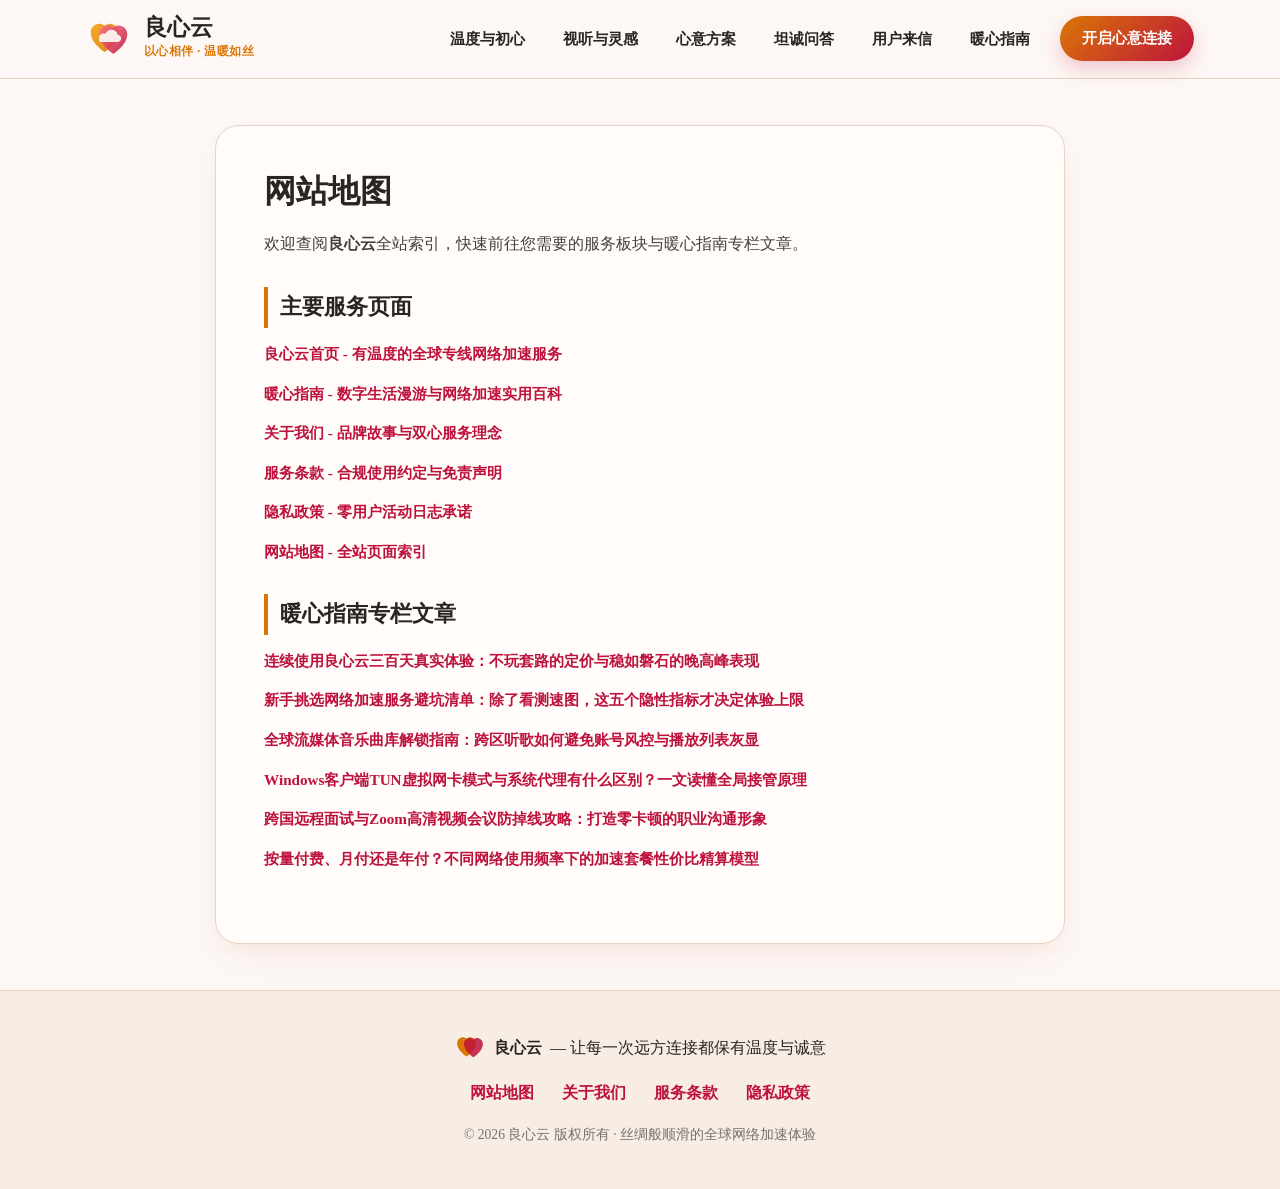
<file: sitemap.html>
<!DOCTYPE html>
<html lang="zh-CN">
<head>
  <meta charset="UTF-8">
  <meta name="viewport" content="width=device-width, initial-scale=1.0">
  <title>网站地图 - 良心云</title>
  <meta name="description" content="良心云全站页面导航与暖心指南文章索引地图。">
  <link rel="canonical" href="https://liangxinyun.makeup/sitemap.html">
  <link rel="stylesheet" href="style.css">
</head>
<body>
  <header class="champagne-header">
  <div class="shell-wrap header-bar">
    <a href="index.html" class="twin-brand" aria-label="良心云首页">
      <svg class="twin-logo-svg" viewBox="0 0 52 46" width="46" height="40" aria-hidden="true">
  <defs>
    <linearGradient id="amberHeartGrad" x1="0%" y1="0%" x2="100%" y2="100%">
      <stop offset="0%" stop-color="#F59E0B"/>
      <stop offset="100%" stop-color="#D97706"/>
    </linearGradient>
    <linearGradient id="roseHeartGrad" x1="0%" y1="0%" x2="100%" y2="100%">
      <stop offset="0%" stop-color="#FB7185"/>
      <stop offset="100%" stop-color="#BE123C"/>
    </linearGradient>
  </defs>
  <!-- Left Golden Wing Heart -->
  <path d="M21 38C21 38 5 28 5 15.5C5 9.8 9.4 5.5 14.8 5.5C18 5.5 21 7.8 21 7.8C21 7.8 24 5.5 27.2 5.5C32.6 5.5 37 9.8 37 15.5C37 28 21 38 21 38Z" fill="url(#amberHeartGrad)" opacity="0.88"/>
  <!-- Right Intertwined Rose Heart -->
  <path d="M31 40C31 40 15 30 15 17.5C15 11.8 19.4 7.5 24.8 7.5C28 7.5 31 9.8 31 9.8C31 9.8 34 7.5 37.2 7.5C42.6 7.5 47 11.8 47 17.5C47 30 31 40 31 40Z" fill="url(#roseHeartGrad)" opacity="0.88"/>
  <!-- Gentle Silk Cloud Contour -->
  <path d="M16 26.5H35.5C38 26.5 40 24.6 40 22.2C40 20 38.2 18.2 36 18C35.2 14.8 32.3 12.5 28.8 12.5C25.6 12.5 22.9 14.4 21.8 17.2C21.2 17 20.5 16.8 19.8 16.8C16.9 16.8 14.5 19.1 14.5 22C14.5 24.5 15.2 26.5 16 26.5Z" fill="#FDF8F5" opacity="0.92"/>
</svg>
      <div class="twin-brand-titles">
        <span class="twin-brand-name">良心云</span>
        <span class="twin-brand-sub">以心相伴 · 温暖如丝</span>
      </div>
    </a>
    <nav class="silk-nav" aria-label="主导航">
      <ul class="silk-nav-links">
        <li><a href="index.html#heart-pledge" class="silk-link">温度与初心</a></li>
        <li><a href="index.html#silk-scenes" class="silk-link">视听与灵感</a></li>
        <li><a href="index.html#gentle-tiers" class="silk-link">心意方案</a></li>
        <li><a href="index.html#warm-dialog" class="silk-link">坦诚问答</a></li>
        <li><a href="index.html#user-letters" class="silk-link">用户来信</a></li>
        <li><a href="warm-compass.html" class="silk-link ">暖心指南</a></li>
      </ul>
      <a href="https://ww012.twilightaff.com/#/?code=A56DH1Af" rel="nofollow" target="_blank" class="silk-cta-pill">开启心意连接</a>
    </nav>
  </div>
</header>
  <main class="shell-wrap">
    <article class="paper-reader">
      <h1>网站地图</h1>
      <p>欢迎查阅<strong>良心云</strong>全站索引，快速前往您需要的服务板块与暖心指南专栏文章。</p>
      <h2>主要服务页面</h2>
      <ul class="tier-list">
        <li><a href="index.html">良心云首页 - 有温度的全球专线网络加速服务</a></li>
        <li><a href="warm-compass.html">暖心指南 - 数字生活漫游与网络加速实用百科</a></li>
        <li><a href="about.html">关于我们 - 品牌故事与双心服务理念</a></li>
        <li><a href="terms.html">服务条款 - 合规使用约定与免责声明</a></li>
        <li><a href="privacy.html">隐私政策 - 零用户活动日志承诺</a></li>
        <li><a href="sitemap.html">网站地图 - 全站页面索引</a></li>
      </ul>
      <h2>暖心指南专栏文章</h2>
      <ul class="tier-list">
        <li><a href="liangxinyun-long-term-stability-user-diary.html">连续使用良心云三百天真实体验：不玩套路的定价与稳如磐石的晚高峰表现</a></li><li><a href="beginner-first-proxy-selection-checklist.html">新手挑选网络加速服务避坑清单：除了看测速图，这五个隐性指标才决定体验上限</a></li><li><a href="spotify-apple-music-global-chart-roaming.html">全球流媒体音乐曲库解锁指南：跨区听歌如何避免账号风控与播放列表灰显</a></li><li><a href="windows-tun-mode-vs-system-proxy-explained.html">Windows客户端TUN虚拟网卡模式与系统代理有什么区别？一文读懂全局接管原理</a></li><li><a href="cross-border-video-conference-zoom-teams.html">跨国远程面试与Zoom高清视频会议防掉线攻略：打造零卡顿的职业沟通形象</a></li><li><a href="long-term-annual-plan-cost-effectiveness.html">按量付费、月付还是年付？不同网络使用频率下的加速套餐性价比精算模型</a></li>
      </ul>
    </article>
  </main>
  <footer class="champagne-footer">
  <div class="shell-wrap footer-stack">
    <div class="footer-emblem">
      <svg viewBox="0 0 36 28" width="32" height="24" aria-hidden="true">
        <path d="M14 25C14 25 3 18 3 9.5C3 5.5 6.2 2.5 10 2.5C12.2 2.5 14 4.2 14 4.2C14 4.2 15.8 2.5 18 2.5C21.8 2.5 25 5.5 25 9.5C25 18 14 25 14 25Z" fill="#D97706"/>
        <path d="M22 26C22 26 11 19 11 10.5C11 6.5 14.2 3.5 18 3.5C20.2 3.5 22 5.2 22 5.2C22 5.2 23.8 3.5 26 3.5C29.8 3.5 33 6.5 33 10.5C33 19 22 26 22 26Z" fill="#BE123C" opacity="0.85"/>
      </svg>
      <strong>良心云</strong>
      <span>— 让每一次远方连接都保有温度与诚意</span>
    </div>
    <nav class="footer-legal-nav" aria-label="页脚导航">
      <a href="sitemap.html">网站地图</a>
      <a href="about.html">关于我们</a>
      <a href="terms.html">服务条款</a>
      <a href="privacy.html">隐私政策</a>
    </nav>
    <p class="footer-note">© 2026 良心云 版权所有 · 丝绸般顺滑的全球网络加速体验</p>
  </div>
</footer>
</body>
</html>
</file>
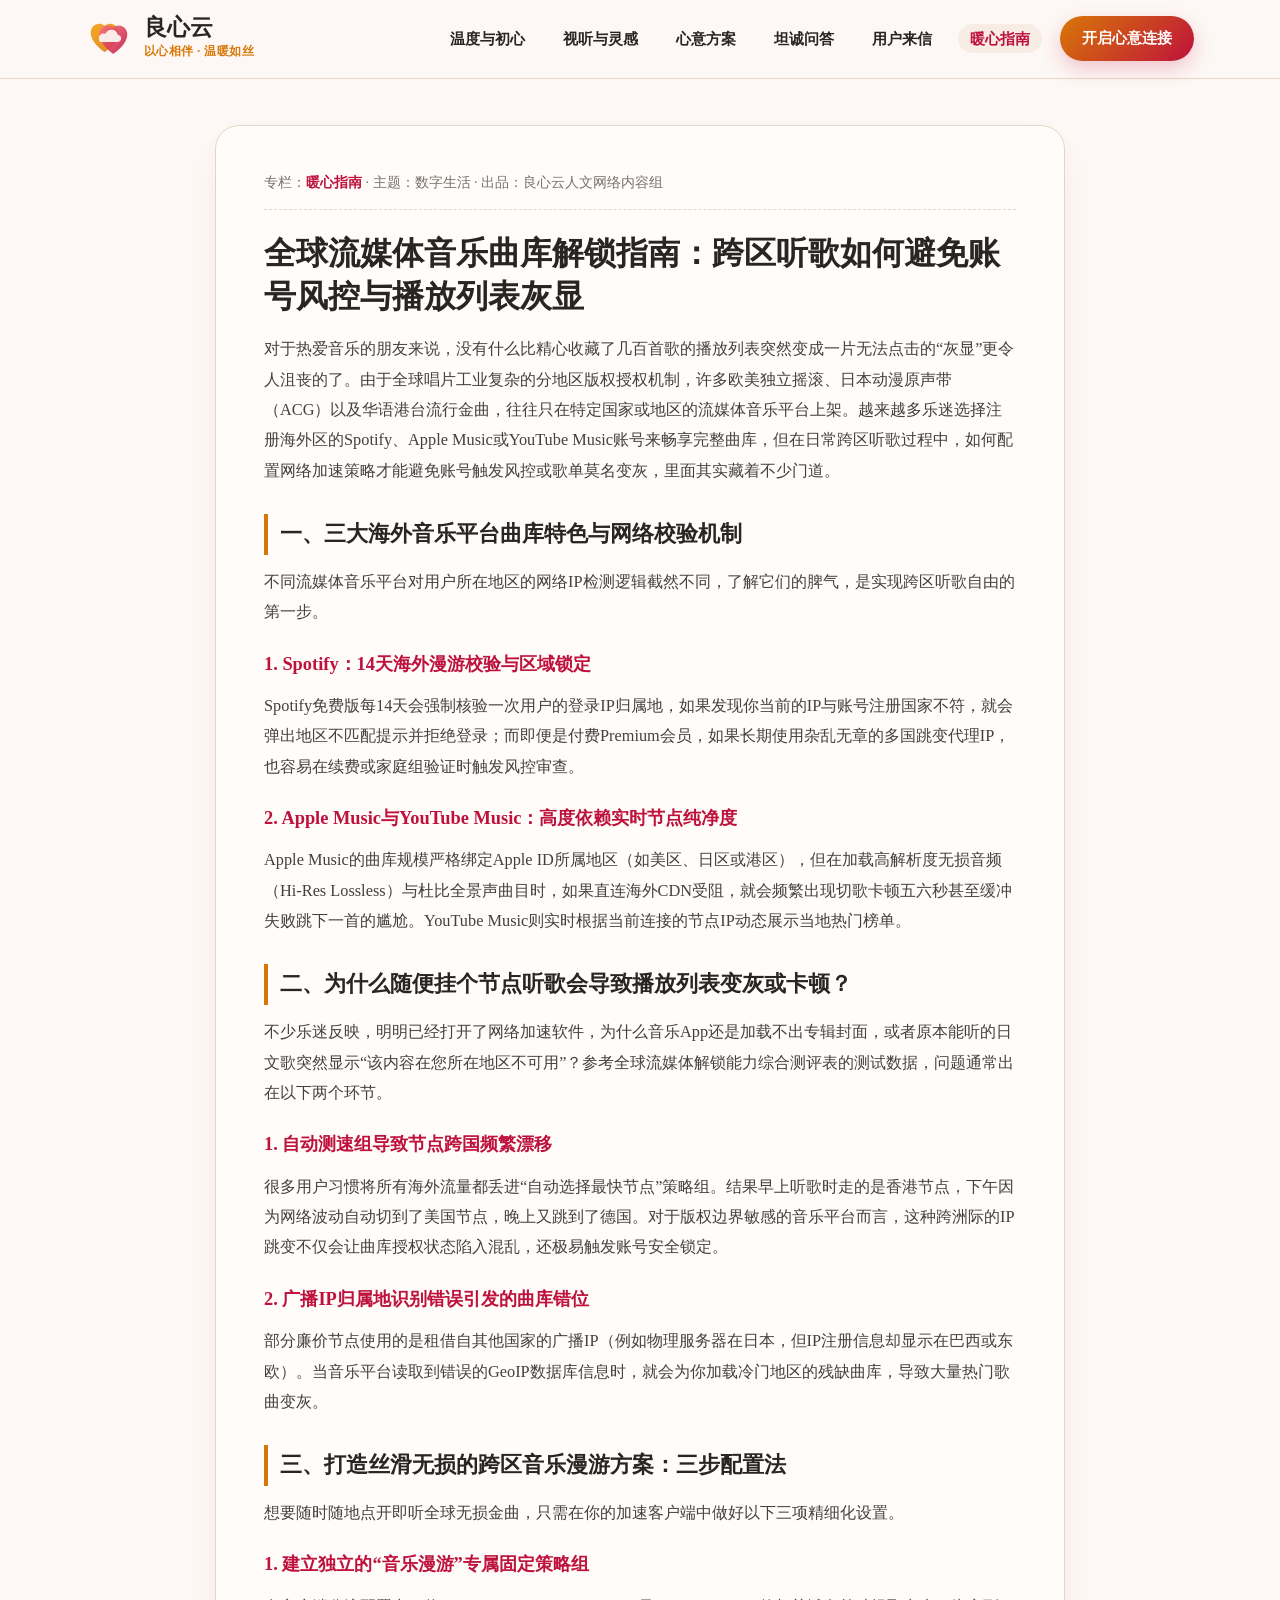
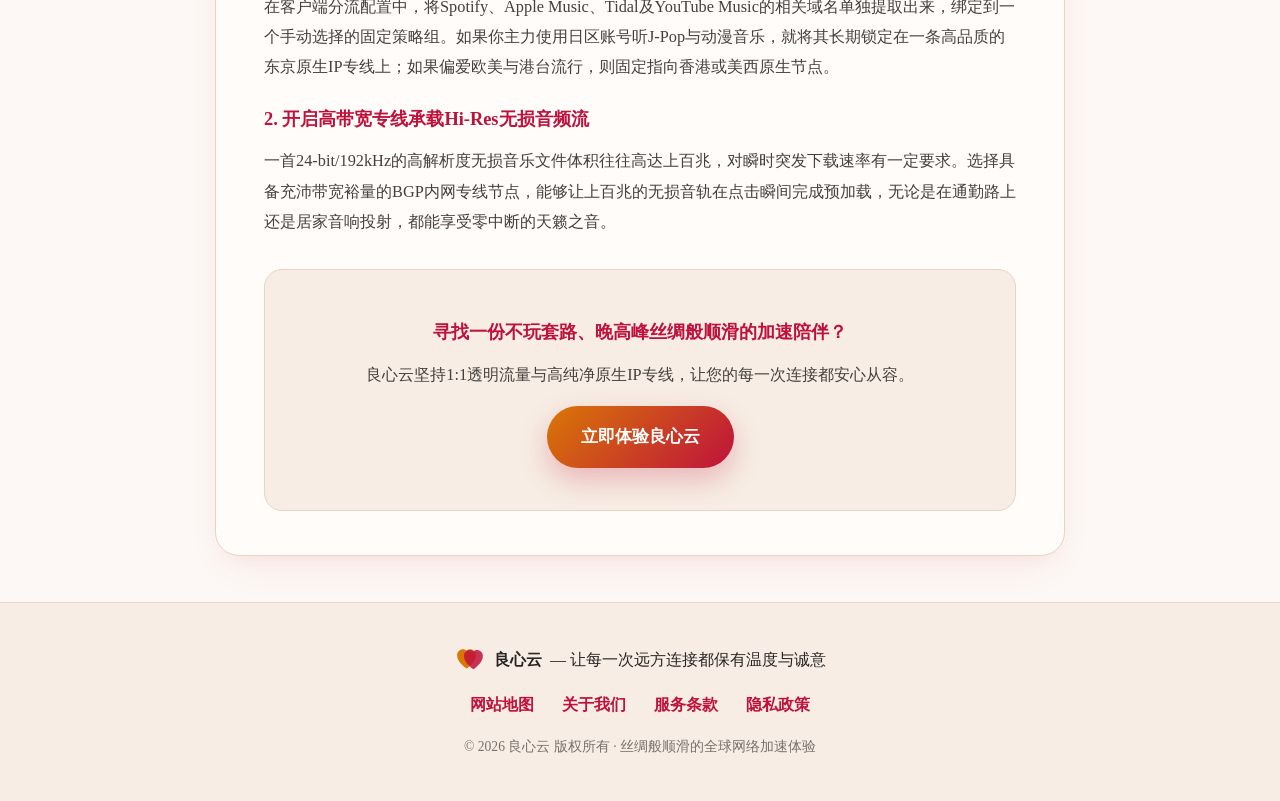
<file: spotify-apple-music-global-chart-roaming.html>
<!DOCTYPE html>
<html lang="zh-CN">
<head>
  <meta charset="UTF-8">
  <meta name="viewport" content="width=device-width, initial-scale=1.0">
  <title>全球流媒体音乐曲库解锁指南：跨区听歌如何避免账号风控与播放列表灰显 - 良心云</title>
  <meta name="description" content="对比Spotify、Apple Music与YouTube Music在不同地区的曲库差异，教你用固定区域原生IP实现无损音乐自由。">
  <link rel="canonical" href="https://liangxinyun.makeup/spotify-apple-music-global-chart-roaming.html">
  <link rel="stylesheet" href="style.css">
</head>
<body>
  <header class="champagne-header">
  <div class="shell-wrap header-bar">
    <a href="index.html" class="twin-brand" aria-label="良心云首页">
      <svg class="twin-logo-svg" viewBox="0 0 52 46" width="46" height="40" aria-hidden="true">
  <defs>
    <linearGradient id="amberHeartGrad" x1="0%" y1="0%" x2="100%" y2="100%">
      <stop offset="0%" stop-color="#F59E0B"/>
      <stop offset="100%" stop-color="#D97706"/>
    </linearGradient>
    <linearGradient id="roseHeartGrad" x1="0%" y1="0%" x2="100%" y2="100%">
      <stop offset="0%" stop-color="#FB7185"/>
      <stop offset="100%" stop-color="#BE123C"/>
    </linearGradient>
  </defs>
  <!-- Left Golden Wing Heart -->
  <path d="M21 38C21 38 5 28 5 15.5C5 9.8 9.4 5.5 14.8 5.5C18 5.5 21 7.8 21 7.8C21 7.8 24 5.5 27.2 5.5C32.6 5.5 37 9.8 37 15.5C37 28 21 38 21 38Z" fill="url(#amberHeartGrad)" opacity="0.88"/>
  <!-- Right Intertwined Rose Heart -->
  <path d="M31 40C31 40 15 30 15 17.5C15 11.8 19.4 7.5 24.8 7.5C28 7.5 31 9.8 31 9.8C31 9.8 34 7.5 37.2 7.5C42.6 7.5 47 11.8 47 17.5C47 30 31 40 31 40Z" fill="url(#roseHeartGrad)" opacity="0.88"/>
  <!-- Gentle Silk Cloud Contour -->
  <path d="M16 26.5H35.5C38 26.5 40 24.6 40 22.2C40 20 38.2 18.2 36 18C35.2 14.8 32.3 12.5 28.8 12.5C25.6 12.5 22.9 14.4 21.8 17.2C21.2 17 20.5 16.8 19.8 16.8C16.9 16.8 14.5 19.1 14.5 22C14.5 24.5 15.2 26.5 16 26.5Z" fill="#FDF8F5" opacity="0.92"/>
</svg>
      <div class="twin-brand-titles">
        <span class="twin-brand-name">良心云</span>
        <span class="twin-brand-sub">以心相伴 · 温暖如丝</span>
      </div>
    </a>
    <nav class="silk-nav" aria-label="主导航">
      <ul class="silk-nav-links">
        <li><a href="index.html#heart-pledge" class="silk-link">温度与初心</a></li>
        <li><a href="index.html#silk-scenes" class="silk-link">视听与灵感</a></li>
        <li><a href="index.html#gentle-tiers" class="silk-link">心意方案</a></li>
        <li><a href="index.html#warm-dialog" class="silk-link">坦诚问答</a></li>
        <li><a href="index.html#user-letters" class="silk-link">用户来信</a></li>
        <li><a href="warm-compass.html" class="silk-link active-silk">暖心指南</a></li>
      </ul>
      <a href="https://ww012.twilightaff.com/#/?code=A56DH1Af" rel="nofollow" target="_blank" class="silk-cta-pill">开启心意连接</a>
    </nav>
  </div>
</header>
  <main class="shell-wrap">
    <article class="paper-reader">
      <div class="paper-meta">
        <span>专栏：<a href="warm-compass.html">暖心指南</a></span> · <span>主题：数字生活</span> · <span>出品：良心云人文网络内容组</span>
      </div>
      <h1>全球流媒体音乐曲库解锁指南：跨区听歌如何避免账号风控与播放列表灰显</h1>
      
<p>对于热爱音乐的朋友来说，没有什么比精心收藏了几百首歌的播放列表突然变成一片无法点击的“灰显”更令人沮丧的了。由于全球唱片工业复杂的分地区版权授权机制，许多欧美独立摇滚、日本动漫原声带（ACG）以及华语港台流行金曲，往往只在特定国家或地区的流媒体音乐平台上架。越来越多乐迷选择注册海外区的Spotify、Apple Music或YouTube Music账号来畅享完整曲库，但在日常跨区听歌过程中，如何配置网络加速策略才能避免账号触发风控或歌单莫名变灰，里面其实藏着不少门道。</p>

<h2>一、三大海外音乐平台曲库特色与网络校验机制</h2>
<p>不同流媒体音乐平台对用户所在地区的网络IP检测逻辑截然不同，了解它们的脾气，是实现跨区听歌自由的第一步。</p>

<h3>1. Spotify：14天海外漫游校验与区域锁定</h3>
<p>Spotify免费版每14天会强制核验一次用户的登录IP归属地，如果发现你当前的IP与账号注册国家不符，就会弹出地区不匹配提示并拒绝登录；而即便是付费Premium会员，如果长期使用杂乱无章的多国跳变代理IP，也容易在续费或家庭组验证时触发风控审查。</p>

<h3>2. Apple Music与YouTube Music：高度依赖实时节点纯净度</h3>
<p>Apple Music的曲库规模严格绑定Apple ID所属地区（如美区、日区或港区），但在加载高解析度无损音频（Hi-Res Lossless）与杜比全景声曲目时，如果直连海外CDN受阻，就会频繁出现切歌卡顿五六秒甚至缓冲失败跳下一首的尴尬。YouTube Music则实时根据当前连接的节点IP动态展示当地热门榜单。</p>

<h2>二、为什么随便挂个节点听歌会导致播放列表变灰或卡顿？</h2>
<p>不少乐迷反映，明明已经打开了网络加速软件，为什么音乐App还是加载不出专辑封面，或者原本能听的日文歌突然显示“该内容在您所在地区不可用”？参考全球流媒体解锁能力综合测评表的测试数据，问题通常出在以下两个环节。</p>

<h3>1. 自动测速组导致节点跨国频繁漂移</h3>
<p>很多用户习惯将所有海外流量都丢进“自动选择最快节点”策略组。结果早上听歌时走的是香港节点，下午因为网络波动自动切到了美国节点，晚上又跳到了德国。对于版权边界敏感的音乐平台而言，这种跨洲际的IP跳变不仅会让曲库授权状态陷入混乱，还极易触发账号安全锁定。</p>

<h3>2. 广播IP归属地识别错误引发的曲库错位</h3>
<p>部分廉价节点使用的是租借自其他国家的广播IP（例如物理服务器在日本，但IP注册信息却显示在巴西或东欧）。当音乐平台读取到错误的GeoIP数据库信息时，就会为你加载冷门地区的残缺曲库，导致大量热门歌曲变灰。</p>

<h2>三、打造丝滑无损的跨区音乐漫游方案：三步配置法</h2>
<p>想要随时随地点开即听全球无损金曲，只需在你的加速客户端中做好以下三项精细化设置。</p>

<h3>1. 建立独立的“音乐漫游”专属固定策略组</h3>
<p>在客户端分流配置中，将Spotify、Apple Music、Tidal及YouTube Music的相关域名单独提取出来，绑定到一个手动选择的固定策略组。如果你主力使用日区账号听J-Pop与动漫音乐，就将其长期锁定在一条高品质的东京原生IP专线上；如果偏爱欧美与港台流行，则固定指向香港或美西原生节点。</p>

<h3>2. 开启高带宽专线承载Hi-Res无损音频流</h3>
<p>一首24-bit/192kHz的高解析度无损音乐文件体积往往高达上百兆，对瞬时突发下载速率有一定要求。选择具备充沛带宽裕量的BGP内网专线节点，能够让上百兆的无损音轨在点击瞬间完成预加载，无论是在通勤路上还是居家音响投射，都能享受零中断的天籁之音。</p>

      <div class="paper-cta-panel">
        <h3>寻找一份不玩套路、晚高峰丝绸般顺滑的加速陪伴？</h3>
        <p>良心云坚持1:1透明流量与高纯净原生IP专线，让您的每一次连接都安心从容。</p>
        <p style="margin-top:14px;">
          <a href="https://ww012.twilightaff.com/#/?code=A56DH1Af" rel="nofollow" target="_blank" class="btn-warm-trial">立即体验良心云</a>
        </p>
      </div>
    </article>
  </main>
  <footer class="champagne-footer">
  <div class="shell-wrap footer-stack">
    <div class="footer-emblem">
      <svg viewBox="0 0 36 28" width="32" height="24" aria-hidden="true">
        <path d="M14 25C14 25 3 18 3 9.5C3 5.5 6.2 2.5 10 2.5C12.2 2.5 14 4.2 14 4.2C14 4.2 15.8 2.5 18 2.5C21.8 2.5 25 5.5 25 9.5C25 18 14 25 14 25Z" fill="#D97706"/>
        <path d="M22 26C22 26 11 19 11 10.5C11 6.5 14.2 3.5 18 3.5C20.2 3.5 22 5.2 22 5.2C22 5.2 23.8 3.5 26 3.5C29.8 3.5 33 6.5 33 10.5C33 19 22 26 22 26Z" fill="#BE123C" opacity="0.85"/>
      </svg>
      <strong>良心云</strong>
      <span>— 让每一次远方连接都保有温度与诚意</span>
    </div>
    <nav class="footer-legal-nav" aria-label="页脚导航">
      <a href="sitemap.html">网站地图</a>
      <a href="about.html">关于我们</a>
      <a href="terms.html">服务条款</a>
      <a href="privacy.html">隐私政策</a>
    </nav>
    <p class="footer-note">© 2026 良心云 版权所有 · 丝绸般顺滑的全球网络加速体验</p>
  </div>
</footer>
</body>
</html>
</file>
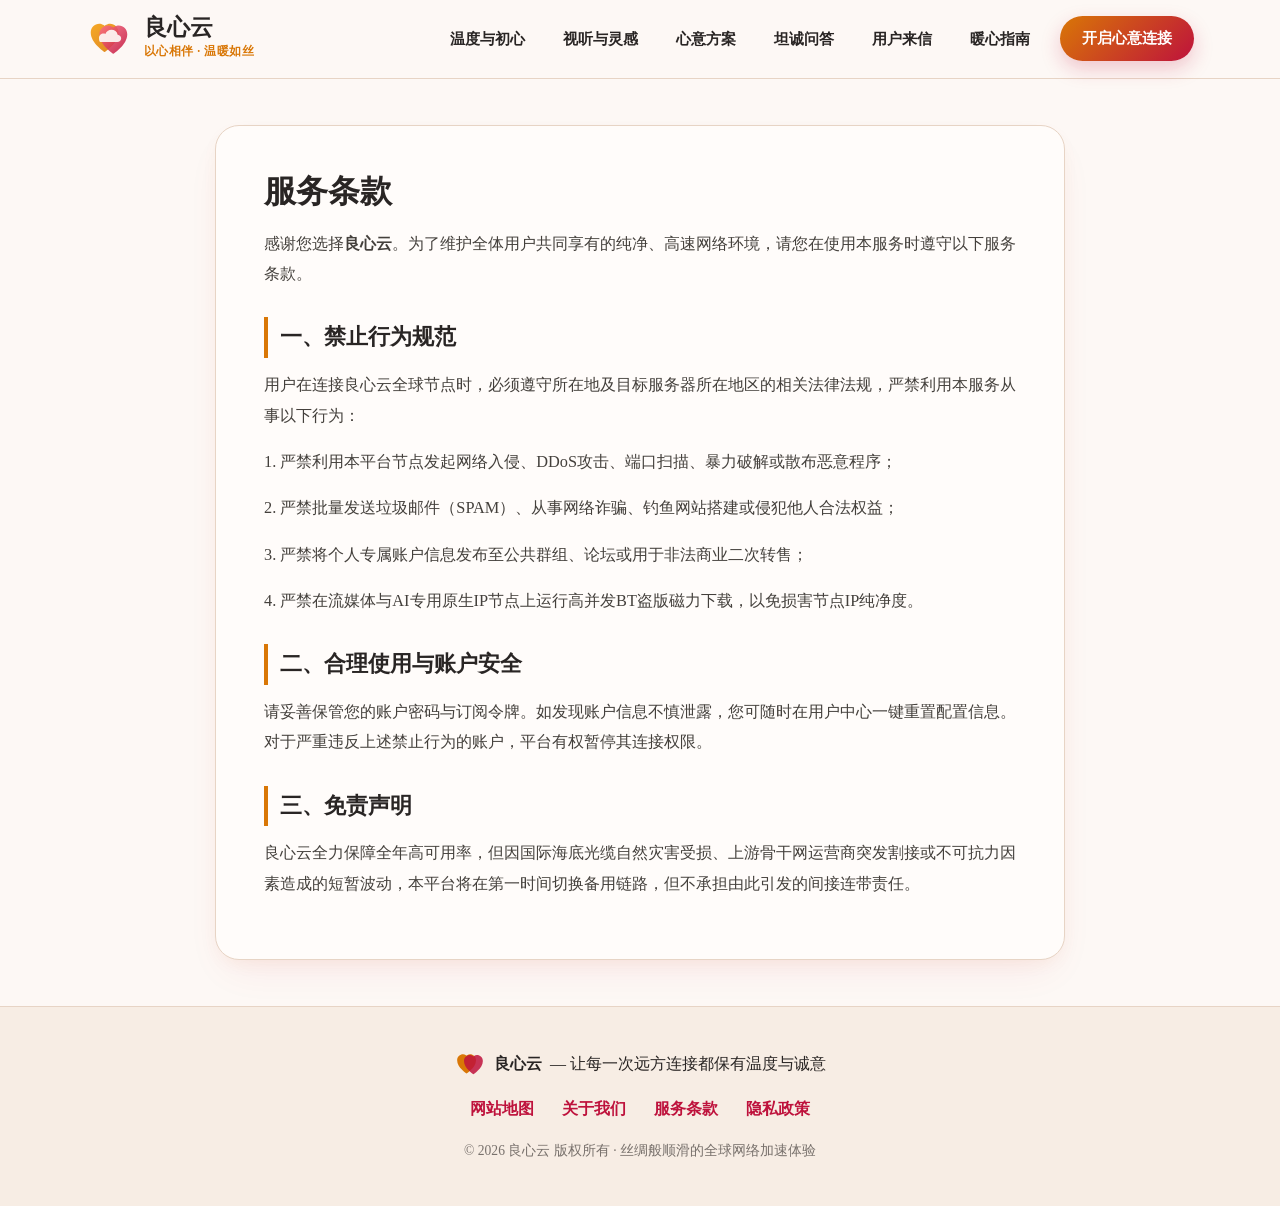
<file: terms.html>
<!DOCTYPE html>
<html lang="zh-CN">
<head>
  <meta charset="UTF-8">
  <meta name="viewport" content="width=device-width, initial-scale=1.0">
  <title>服务条款 - 良心云</title>
  <meta name="description" content="良心云服务条款、禁止行为规范与免责声明。">
  <link rel="canonical" href="https://liangxinyun.makeup/terms.html">
  <link rel="stylesheet" href="style.css">
</head>
<body>
  <header class="champagne-header">
  <div class="shell-wrap header-bar">
    <a href="index.html" class="twin-brand" aria-label="良心云首页">
      <svg class="twin-logo-svg" viewBox="0 0 52 46" width="46" height="40" aria-hidden="true">
  <defs>
    <linearGradient id="amberHeartGrad" x1="0%" y1="0%" x2="100%" y2="100%">
      <stop offset="0%" stop-color="#F59E0B"/>
      <stop offset="100%" stop-color="#D97706"/>
    </linearGradient>
    <linearGradient id="roseHeartGrad" x1="0%" y1="0%" x2="100%" y2="100%">
      <stop offset="0%" stop-color="#FB7185"/>
      <stop offset="100%" stop-color="#BE123C"/>
    </linearGradient>
  </defs>
  <!-- Left Golden Wing Heart -->
  <path d="M21 38C21 38 5 28 5 15.5C5 9.8 9.4 5.5 14.8 5.5C18 5.5 21 7.8 21 7.8C21 7.8 24 5.5 27.2 5.5C32.6 5.5 37 9.8 37 15.5C37 28 21 38 21 38Z" fill="url(#amberHeartGrad)" opacity="0.88"/>
  <!-- Right Intertwined Rose Heart -->
  <path d="M31 40C31 40 15 30 15 17.5C15 11.8 19.4 7.5 24.8 7.5C28 7.5 31 9.8 31 9.8C31 9.8 34 7.5 37.2 7.5C42.6 7.5 47 11.8 47 17.5C47 30 31 40 31 40Z" fill="url(#roseHeartGrad)" opacity="0.88"/>
  <!-- Gentle Silk Cloud Contour -->
  <path d="M16 26.5H35.5C38 26.5 40 24.6 40 22.2C40 20 38.2 18.2 36 18C35.2 14.8 32.3 12.5 28.8 12.5C25.6 12.5 22.9 14.4 21.8 17.2C21.2 17 20.5 16.8 19.8 16.8C16.9 16.8 14.5 19.1 14.5 22C14.5 24.5 15.2 26.5 16 26.5Z" fill="#FDF8F5" opacity="0.92"/>
</svg>
      <div class="twin-brand-titles">
        <span class="twin-brand-name">良心云</span>
        <span class="twin-brand-sub">以心相伴 · 温暖如丝</span>
      </div>
    </a>
    <nav class="silk-nav" aria-label="主导航">
      <ul class="silk-nav-links">
        <li><a href="index.html#heart-pledge" class="silk-link">温度与初心</a></li>
        <li><a href="index.html#silk-scenes" class="silk-link">视听与灵感</a></li>
        <li><a href="index.html#gentle-tiers" class="silk-link">心意方案</a></li>
        <li><a href="index.html#warm-dialog" class="silk-link">坦诚问答</a></li>
        <li><a href="index.html#user-letters" class="silk-link">用户来信</a></li>
        <li><a href="warm-compass.html" class="silk-link ">暖心指南</a></li>
      </ul>
      <a href="https://ww012.twilightaff.com/#/?code=A56DH1Af" rel="nofollow" target="_blank" class="silk-cta-pill">开启心意连接</a>
    </nav>
  </div>
</header>
  <main class="shell-wrap">
    <article class="paper-reader">
      <h1>服务条款</h1>
      <p>感谢您选择<strong>良心云</strong>。为了维护全体用户共同享有的纯净、高速网络环境，请您在使用本服务时遵守以下服务条款。</p>
      <h2>一、禁止行为规范</h2>
      <p>用户在连接良心云全球节点时，必须遵守所在地及目标服务器所在地区的相关法律法规，严禁利用本服务从事以下行为：</p>
      <p>1. 严禁利用本平台节点发起网络入侵、DDoS攻击、端口扫描、暴力破解或散布恶意程序；</p>
      <p>2. 严禁批量发送垃圾邮件（SPAM）、从事网络诈骗、钓鱼网站搭建或侵犯他人合法权益；</p>
      <p>3. 严禁将个人专属账户信息发布至公共群组、论坛或用于非法商业二次转售；</p>
      <p>4. 严禁在流媒体与AI专用原生IP节点上运行高并发BT盗版磁力下载，以免损害节点IP纯净度。</p>
      <h2>二、合理使用与账户安全</h2>
      <p>请妥善保管您的账户密码与订阅令牌。如发现账户信息不慎泄露，您可随时在用户中心一键重置配置信息。对于严重违反上述禁止行为的账户，平台有权暂停其连接权限。</p>
      <h2>三、免责声明</h2>
      <p>良心云全力保障全年高可用率，但因国际海底光缆自然灾害受损、上游骨干网运营商突发割接或不可抗力因素造成的短暂波动，本平台将在第一时间切换备用链路，但不承担由此引发的间接连带责任。</p>
    </article>
  </main>
  <footer class="champagne-footer">
  <div class="shell-wrap footer-stack">
    <div class="footer-emblem">
      <svg viewBox="0 0 36 28" width="32" height="24" aria-hidden="true">
        <path d="M14 25C14 25 3 18 3 9.5C3 5.5 6.2 2.5 10 2.5C12.2 2.5 14 4.2 14 4.2C14 4.2 15.8 2.5 18 2.5C21.8 2.5 25 5.5 25 9.5C25 18 14 25 14 25Z" fill="#D97706"/>
        <path d="M22 26C22 26 11 19 11 10.5C11 6.5 14.2 3.5 18 3.5C20.2 3.5 22 5.2 22 5.2C22 5.2 23.8 3.5 26 3.5C29.8 3.5 33 6.5 33 10.5C33 19 22 26 22 26Z" fill="#BE123C" opacity="0.85"/>
      </svg>
      <strong>良心云</strong>
      <span>— 让每一次远方连接都保有温度与诚意</span>
    </div>
    <nav class="footer-legal-nav" aria-label="页脚导航">
      <a href="sitemap.html">网站地图</a>
      <a href="about.html">关于我们</a>
      <a href="terms.html">服务条款</a>
      <a href="privacy.html">隐私政策</a>
    </nav>
    <p class="footer-note">© 2026 良心云 版权所有 · 丝绸般顺滑的全球网络加速体验</p>
  </div>
</footer>
</body>
</html>
</file>
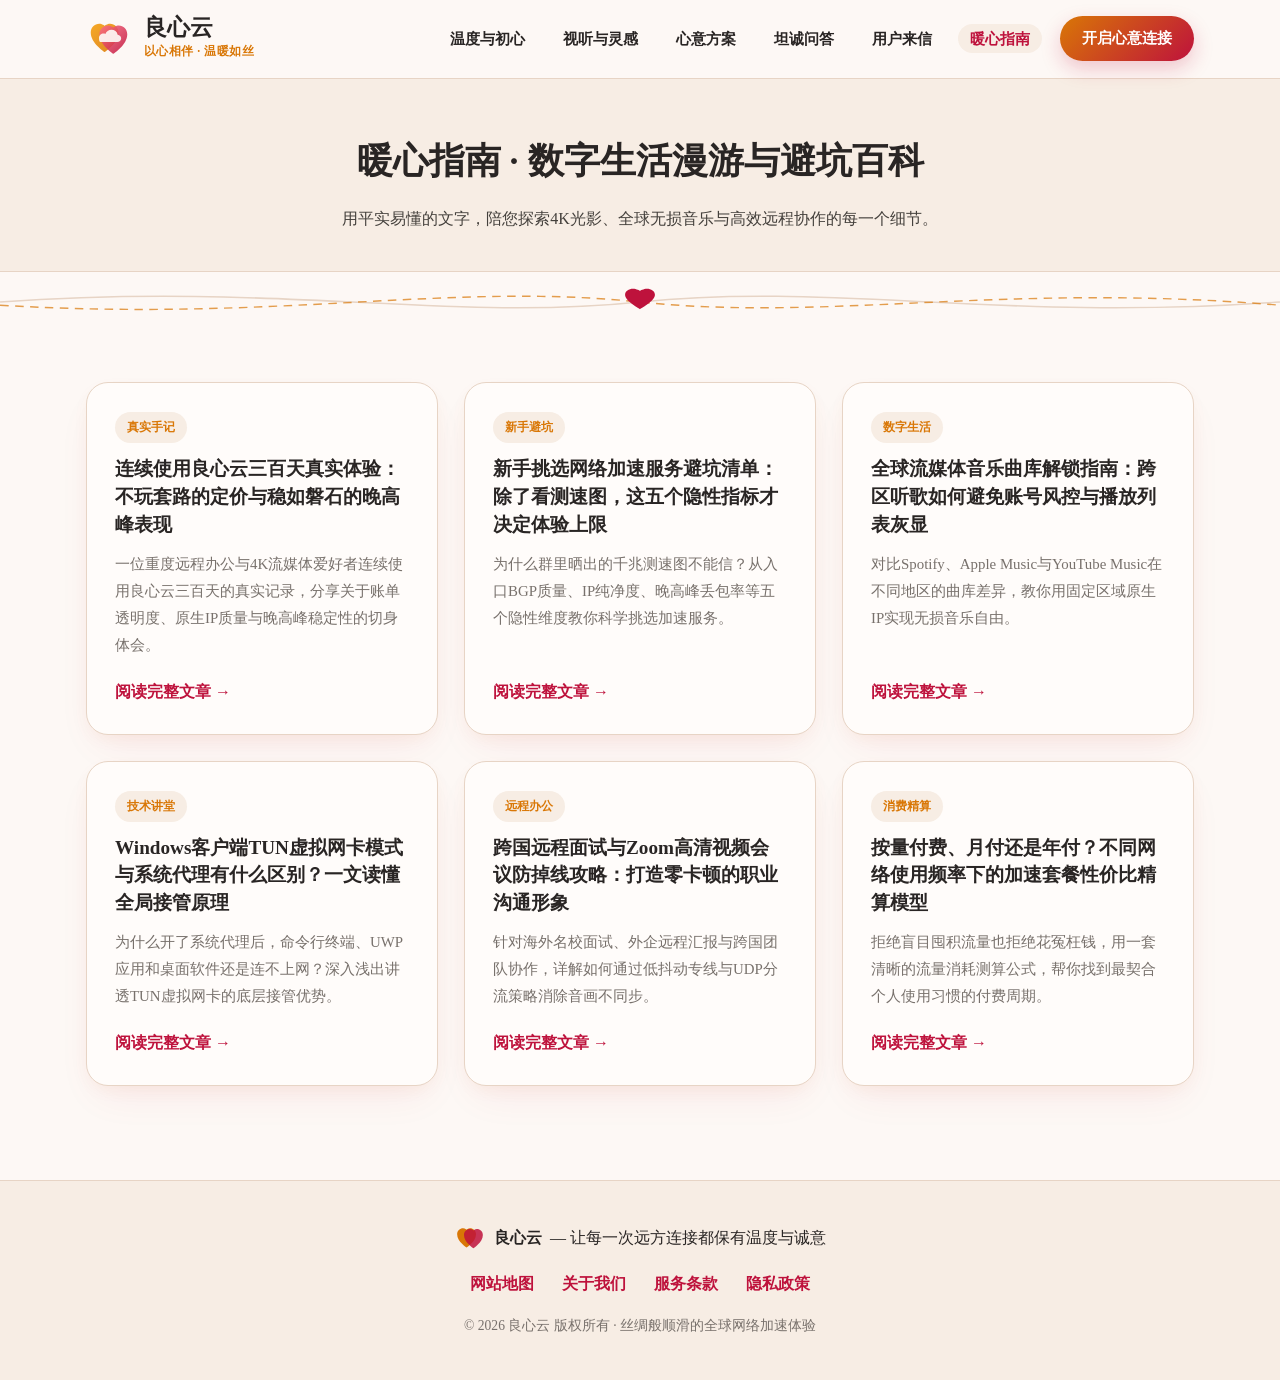
<file: warm-compass.html>
<!DOCTYPE html>
<html lang="zh-CN">
<head>
  <meta charset="UTF-8">
  <meta name="viewport" content="width=device-width, initial-scale=1.0">
  <title>暖心指南 - 良心云数字生活漫游与网络加速实用百科</title>
  <meta name="description" content="良心云暖心指南专栏为您提供详尽的新手避坑清单、跨区流媒体音乐解锁教程、TUN模式科普与远程视频会议防掉线攻略。">
  <link rel="canonical" href="https://liangxinyun.makeup/warm-compass.html">
  <link rel="stylesheet" href="style.css">
</head>
<body>
  <header class="champagne-header">
  <div class="shell-wrap header-bar">
    <a href="index.html" class="twin-brand" aria-label="良心云首页">
      <svg class="twin-logo-svg" viewBox="0 0 52 46" width="46" height="40" aria-hidden="true">
  <defs>
    <linearGradient id="amberHeartGrad" x1="0%" y1="0%" x2="100%" y2="100%">
      <stop offset="0%" stop-color="#F59E0B"/>
      <stop offset="100%" stop-color="#D97706"/>
    </linearGradient>
    <linearGradient id="roseHeartGrad" x1="0%" y1="0%" x2="100%" y2="100%">
      <stop offset="0%" stop-color="#FB7185"/>
      <stop offset="100%" stop-color="#BE123C"/>
    </linearGradient>
  </defs>
  <!-- Left Golden Wing Heart -->
  <path d="M21 38C21 38 5 28 5 15.5C5 9.8 9.4 5.5 14.8 5.5C18 5.5 21 7.8 21 7.8C21 7.8 24 5.5 27.2 5.5C32.6 5.5 37 9.8 37 15.5C37 28 21 38 21 38Z" fill="url(#amberHeartGrad)" opacity="0.88"/>
  <!-- Right Intertwined Rose Heart -->
  <path d="M31 40C31 40 15 30 15 17.5C15 11.8 19.4 7.5 24.8 7.5C28 7.5 31 9.8 31 9.8C31 9.8 34 7.5 37.2 7.5C42.6 7.5 47 11.8 47 17.5C47 30 31 40 31 40Z" fill="url(#roseHeartGrad)" opacity="0.88"/>
  <!-- Gentle Silk Cloud Contour -->
  <path d="M16 26.5H35.5C38 26.5 40 24.6 40 22.2C40 20 38.2 18.2 36 18C35.2 14.8 32.3 12.5 28.8 12.5C25.6 12.5 22.9 14.4 21.8 17.2C21.2 17 20.5 16.8 19.8 16.8C16.9 16.8 14.5 19.1 14.5 22C14.5 24.5 15.2 26.5 16 26.5Z" fill="#FDF8F5" opacity="0.92"/>
</svg>
      <div class="twin-brand-titles">
        <span class="twin-brand-name">良心云</span>
        <span class="twin-brand-sub">以心相伴 · 温暖如丝</span>
      </div>
    </a>
    <nav class="silk-nav" aria-label="主导航">
      <ul class="silk-nav-links">
        <li><a href="index.html#heart-pledge" class="silk-link">温度与初心</a></li>
        <li><a href="index.html#silk-scenes" class="silk-link">视听与灵感</a></li>
        <li><a href="index.html#gentle-tiers" class="silk-link">心意方案</a></li>
        <li><a href="index.html#warm-dialog" class="silk-link">坦诚问答</a></li>
        <li><a href="index.html#user-letters" class="silk-link">用户来信</a></li>
        <li><a href="warm-compass.html" class="silk-link active-silk">暖心指南</a></li>
      </ul>
      <a href="https://ww012.twilightaff.com/#/?code=A56DH1Af" rel="nofollow" target="_blank" class="silk-cta-pill">开启心意连接</a>
    </nav>
  </div>
</header>
  <main>
    <section class="subpage-banner">
      <div class="shell-wrap">
        <h1>暖心指南 · 数字生活漫游与避坑百科</h1>
        <p>用平实易懂的文字，陪您探索4K光影、全球无损音乐与高效远程协作的每一个细节。</p>
      </div>
    </section>
    <div class="silk-ribbon-divider" aria-hidden="true">
  <svg viewBox="0 0 1200 60" preserveAspectRatio="none">
    <path d="M0,30 C260,5 420,55 600,30 C780,5 940,55 1200,30" fill="none" stroke="#E7D4C5" stroke-width="2"/>
    <path d="M0,34 C260,55 420,5 600,30 C780,55 940,5 1200,34" fill="none" stroke="#D97706" stroke-width="1.8" stroke-dasharray="8 6" opacity="0.7"/>
    <path d="M600,39 C600,39 586,29 586,21 C586,16.5 589.5,13.5 593.5,13.5 C596.5,13.5 600,16 600,16 C600,16 603.5,13.5 606.5,13.5 C610.5,13.5 614,16.5 614,21 C614,29 600,39 600,39 Z" fill="#BE123C"/>
  </svg>
</div>
    <section class="shell-wrap">
      <div class="compass-cards-grid">
        
      <article class="compass-card">
        <div>
          <span class="compass-tag">真实手记</span>
          <h2><a href="liangxinyun-long-term-stability-user-diary.html">连续使用良心云三百天真实体验：不玩套路的定价与稳如磐石的晚高峰表现</a></h2>
          <p>一位重度远程办公与4K流媒体爱好者连续使用良心云三百天的真实记录，分享关于账单透明度、原生IP质量与晚高峰稳定性的切身体会。</p>
        </div>
        <a href="liangxinyun-long-term-stability-user-diary.html">阅读完整文章 →</a>
      </article>
      <article class="compass-card">
        <div>
          <span class="compass-tag">新手避坑</span>
          <h2><a href="beginner-first-proxy-selection-checklist.html">新手挑选网络加速服务避坑清单：除了看测速图，这五个隐性指标才决定体验上限</a></h2>
          <p>为什么群里晒出的千兆测速图不能信？从入口BGP质量、IP纯净度、晚高峰丢包率等五个隐性维度教你科学挑选加速服务。</p>
        </div>
        <a href="beginner-first-proxy-selection-checklist.html">阅读完整文章 →</a>
      </article>
      <article class="compass-card">
        <div>
          <span class="compass-tag">数字生活</span>
          <h2><a href="spotify-apple-music-global-chart-roaming.html">全球流媒体音乐曲库解锁指南：跨区听歌如何避免账号风控与播放列表灰显</a></h2>
          <p>对比Spotify、Apple Music与YouTube Music在不同地区的曲库差异，教你用固定区域原生IP实现无损音乐自由。</p>
        </div>
        <a href="spotify-apple-music-global-chart-roaming.html">阅读完整文章 →</a>
      </article>
      <article class="compass-card">
        <div>
          <span class="compass-tag">技术讲堂</span>
          <h2><a href="windows-tun-mode-vs-system-proxy-explained.html">Windows客户端TUN虚拟网卡模式与系统代理有什么区别？一文读懂全局接管原理</a></h2>
          <p>为什么开了系统代理后，命令行终端、UWP应用和桌面软件还是连不上网？深入浅出讲透TUN虚拟网卡的底层接管优势。</p>
        </div>
        <a href="windows-tun-mode-vs-system-proxy-explained.html">阅读完整文章 →</a>
      </article>
      <article class="compass-card">
        <div>
          <span class="compass-tag">远程办公</span>
          <h2><a href="cross-border-video-conference-zoom-teams.html">跨国远程面试与Zoom高清视频会议防掉线攻略：打造零卡顿的职业沟通形象</a></h2>
          <p>针对海外名校面试、外企远程汇报与跨国团队协作，详解如何通过低抖动专线与UDP分流策略消除音画不同步。</p>
        </div>
        <a href="cross-border-video-conference-zoom-teams.html">阅读完整文章 →</a>
      </article>
      <article class="compass-card">
        <div>
          <span class="compass-tag">消费精算</span>
          <h2><a href="long-term-annual-plan-cost-effectiveness.html">按量付费、月付还是年付？不同网络使用频率下的加速套餐性价比精算模型</a></h2>
          <p>拒绝盲目囤积流量也拒绝花冤枉钱，用一套清晰的流量消耗测算公式，帮你找到最契合个人使用习惯的付费周期。</p>
        </div>
        <a href="long-term-annual-plan-cost-effectiveness.html">阅读完整文章 →</a>
      </article>
      </div>
    </section>
  </main>
  <footer class="champagne-footer">
  <div class="shell-wrap footer-stack">
    <div class="footer-emblem">
      <svg viewBox="0 0 36 28" width="32" height="24" aria-hidden="true">
        <path d="M14 25C14 25 3 18 3 9.5C3 5.5 6.2 2.5 10 2.5C12.2 2.5 14 4.2 14 4.2C14 4.2 15.8 2.5 18 2.5C21.8 2.5 25 5.5 25 9.5C25 18 14 25 14 25Z" fill="#D97706"/>
        <path d="M22 26C22 26 11 19 11 10.5C11 6.5 14.2 3.5 18 3.5C20.2 3.5 22 5.2 22 5.2C22 5.2 23.8 3.5 26 3.5C29.8 3.5 33 6.5 33 10.5C33 19 22 26 22 26Z" fill="#BE123C" opacity="0.85"/>
      </svg>
      <strong>良心云</strong>
      <span>— 让每一次远方连接都保有温度与诚意</span>
    </div>
    <nav class="footer-legal-nav" aria-label="页脚导航">
      <a href="sitemap.html">网站地图</a>
      <a href="about.html">关于我们</a>
      <a href="terms.html">服务条款</a>
      <a href="privacy.html">隐私政策</a>
    </nav>
    <p class="footer-note">© 2026 良心云 版权所有 · 丝绸般顺滑的全球网络加速体验</p>
  </div>
</footer>
</body>
</html>
</file>
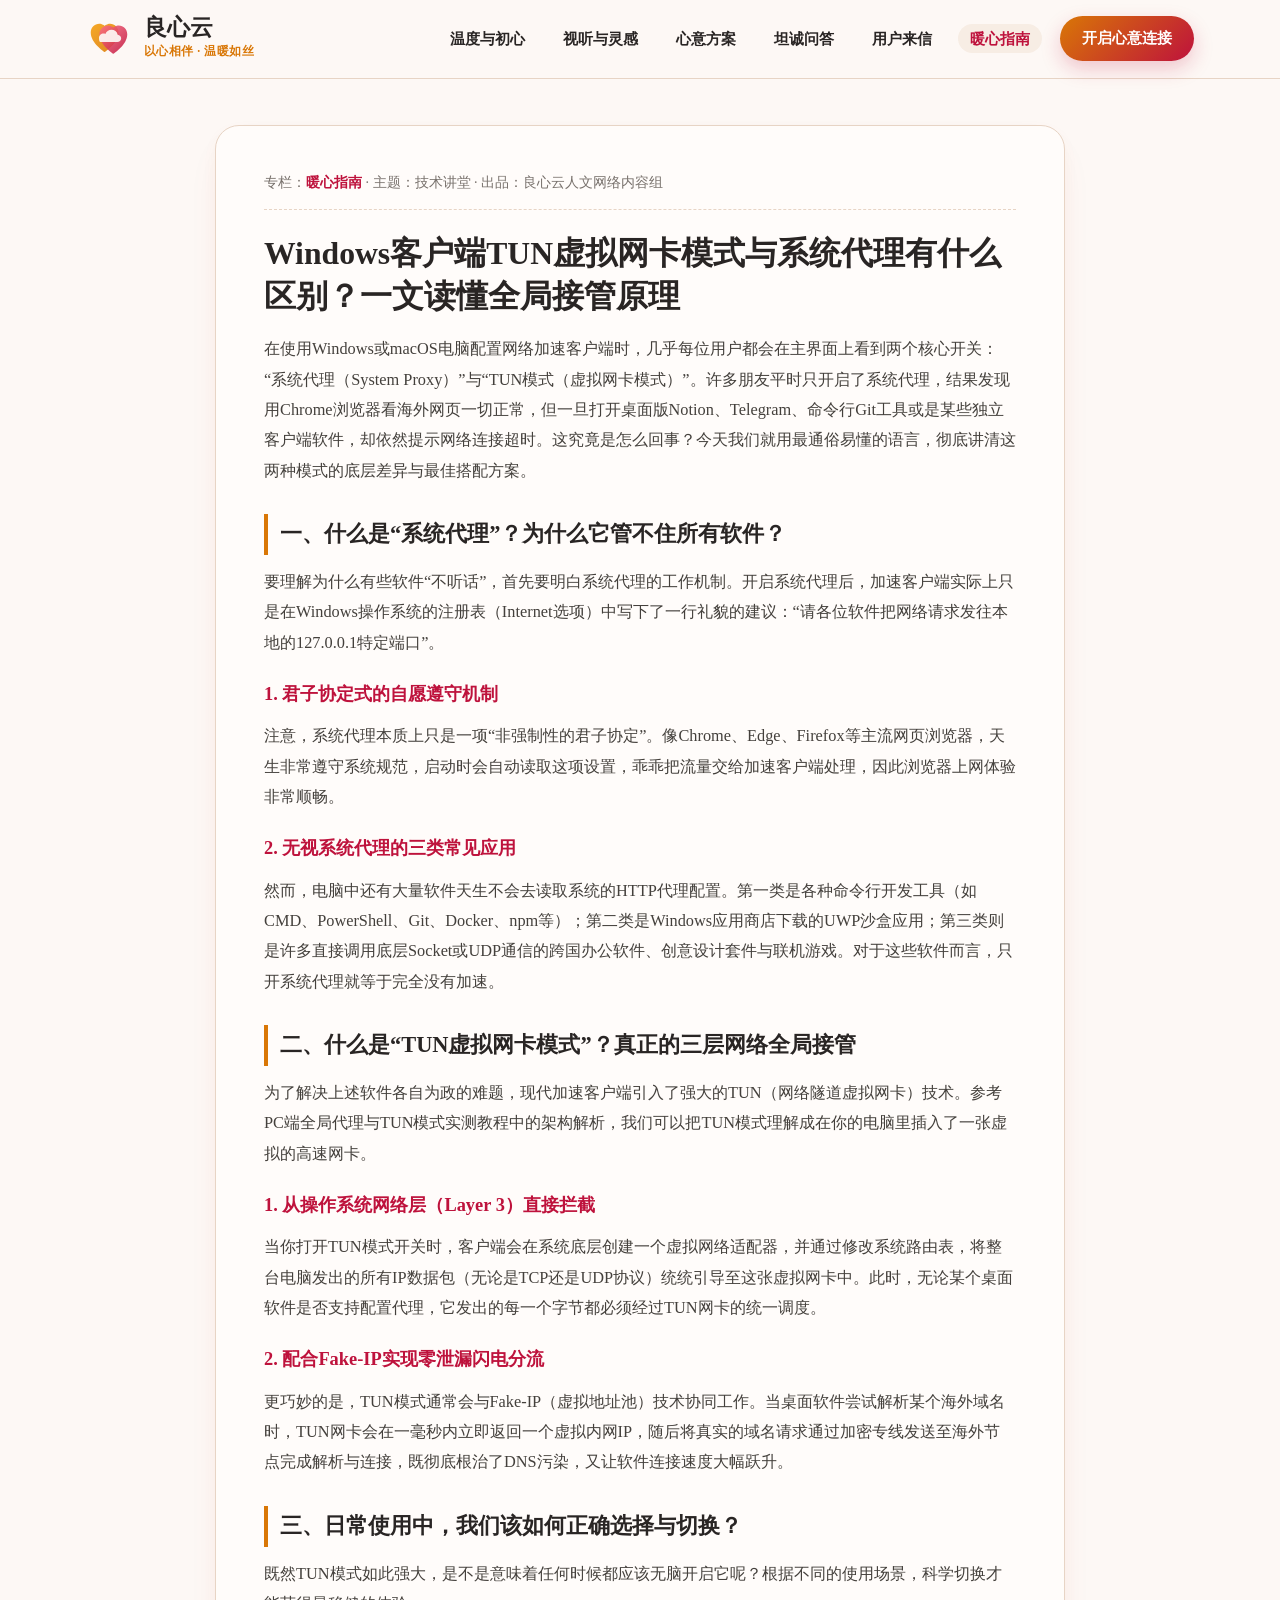
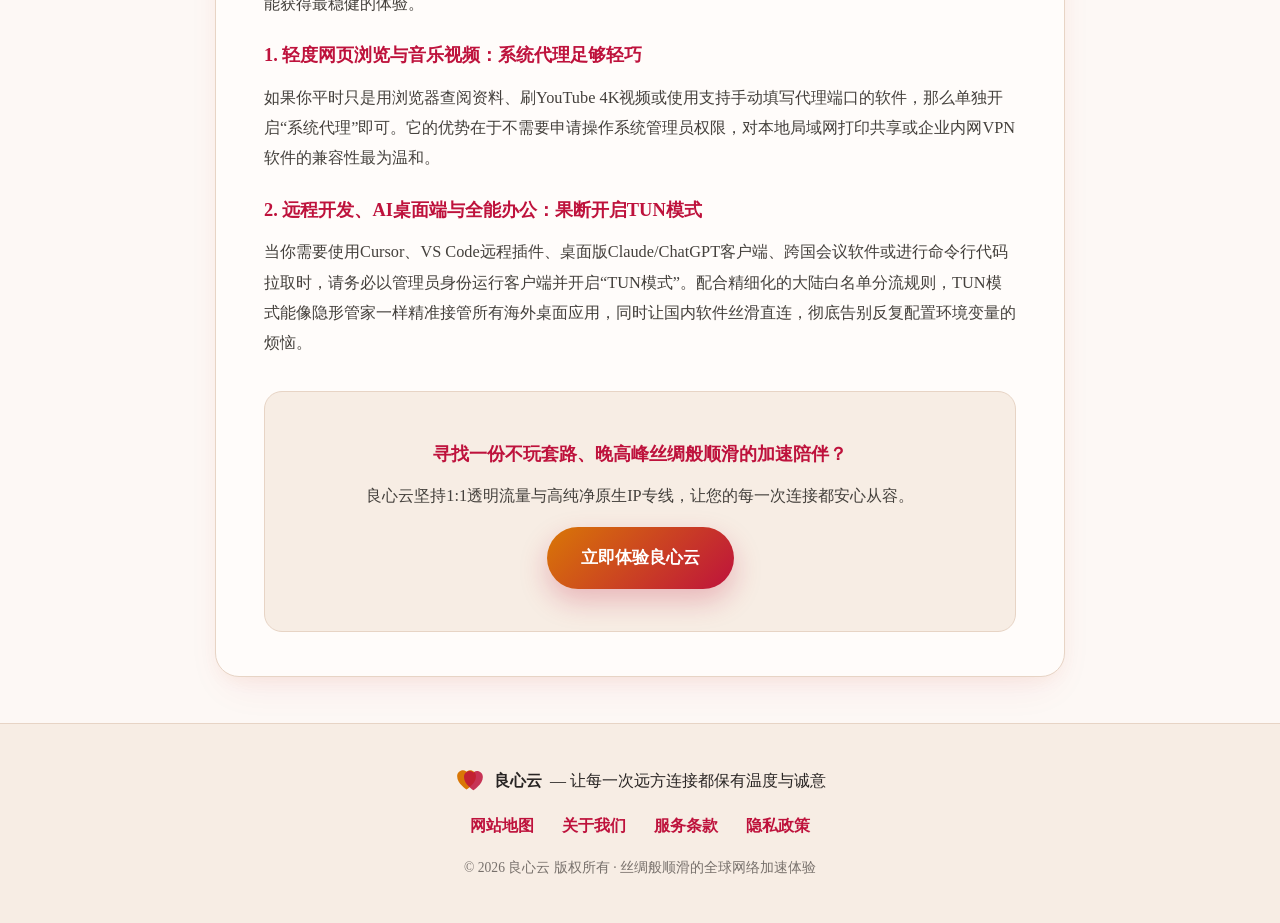
<file: windows-tun-mode-vs-system-proxy-explained.html>
<!DOCTYPE html>
<html lang="zh-CN">
<head>
  <meta charset="UTF-8">
  <meta name="viewport" content="width=device-width, initial-scale=1.0">
  <title>Windows客户端TUN虚拟网卡模式与系统代理有什么区别？一文读懂全局接管原理 - 良心云</title>
  <meta name="description" content="为什么开了系统代理后，命令行终端、UWP应用和桌面软件还是连不上网？深入浅出讲透TUN虚拟网卡的底层接管优势。">
  <link rel="canonical" href="https://liangxinyun.makeup/windows-tun-mode-vs-system-proxy-explained.html">
  <link rel="stylesheet" href="style.css">
</head>
<body>
  <header class="champagne-header">
  <div class="shell-wrap header-bar">
    <a href="index.html" class="twin-brand" aria-label="良心云首页">
      <svg class="twin-logo-svg" viewBox="0 0 52 46" width="46" height="40" aria-hidden="true">
  <defs>
    <linearGradient id="amberHeartGrad" x1="0%" y1="0%" x2="100%" y2="100%">
      <stop offset="0%" stop-color="#F59E0B"/>
      <stop offset="100%" stop-color="#D97706"/>
    </linearGradient>
    <linearGradient id="roseHeartGrad" x1="0%" y1="0%" x2="100%" y2="100%">
      <stop offset="0%" stop-color="#FB7185"/>
      <stop offset="100%" stop-color="#BE123C"/>
    </linearGradient>
  </defs>
  <!-- Left Golden Wing Heart -->
  <path d="M21 38C21 38 5 28 5 15.5C5 9.8 9.4 5.5 14.8 5.5C18 5.5 21 7.8 21 7.8C21 7.8 24 5.5 27.2 5.5C32.6 5.5 37 9.8 37 15.5C37 28 21 38 21 38Z" fill="url(#amberHeartGrad)" opacity="0.88"/>
  <!-- Right Intertwined Rose Heart -->
  <path d="M31 40C31 40 15 30 15 17.5C15 11.8 19.4 7.5 24.8 7.5C28 7.5 31 9.8 31 9.8C31 9.8 34 7.5 37.2 7.5C42.6 7.5 47 11.8 47 17.5C47 30 31 40 31 40Z" fill="url(#roseHeartGrad)" opacity="0.88"/>
  <!-- Gentle Silk Cloud Contour -->
  <path d="M16 26.5H35.5C38 26.5 40 24.6 40 22.2C40 20 38.2 18.2 36 18C35.2 14.8 32.3 12.5 28.8 12.5C25.6 12.5 22.9 14.4 21.8 17.2C21.2 17 20.5 16.8 19.8 16.8C16.9 16.8 14.5 19.1 14.5 22C14.5 24.5 15.2 26.5 16 26.5Z" fill="#FDF8F5" opacity="0.92"/>
</svg>
      <div class="twin-brand-titles">
        <span class="twin-brand-name">良心云</span>
        <span class="twin-brand-sub">以心相伴 · 温暖如丝</span>
      </div>
    </a>
    <nav class="silk-nav" aria-label="主导航">
      <ul class="silk-nav-links">
        <li><a href="index.html#heart-pledge" class="silk-link">温度与初心</a></li>
        <li><a href="index.html#silk-scenes" class="silk-link">视听与灵感</a></li>
        <li><a href="index.html#gentle-tiers" class="silk-link">心意方案</a></li>
        <li><a href="index.html#warm-dialog" class="silk-link">坦诚问答</a></li>
        <li><a href="index.html#user-letters" class="silk-link">用户来信</a></li>
        <li><a href="warm-compass.html" class="silk-link active-silk">暖心指南</a></li>
      </ul>
      <a href="https://ww012.twilightaff.com/#/?code=A56DH1Af" rel="nofollow" target="_blank" class="silk-cta-pill">开启心意连接</a>
    </nav>
  </div>
</header>
  <main class="shell-wrap">
    <article class="paper-reader">
      <div class="paper-meta">
        <span>专栏：<a href="warm-compass.html">暖心指南</a></span> · <span>主题：技术讲堂</span> · <span>出品：良心云人文网络内容组</span>
      </div>
      <h1>Windows客户端TUN虚拟网卡模式与系统代理有什么区别？一文读懂全局接管原理</h1>
      
<p>在使用Windows或macOS电脑配置网络加速客户端时，几乎每位用户都会在主界面上看到两个核心开关：“系统代理（System Proxy）”与“TUN模式（虚拟网卡模式）”。许多朋友平时只开启了系统代理，结果发现用Chrome浏览器看海外网页一切正常，但一旦打开桌面版Notion、Telegram、命令行Git工具或是某些独立客户端软件，却依然提示网络连接超时。这究竟是怎么回事？今天我们就用最通俗易懂的语言，彻底讲清这两种模式的底层差异与最佳搭配方案。</p>

<h2>一、什么是“系统代理”？为什么它管不住所有软件？</h2>
<p>要理解为什么有些软件“不听话”，首先要明白系统代理的工作机制。开启系统代理后，加速客户端实际上只是在Windows操作系统的注册表（Internet选项）中写下了一行礼貌的建议：“请各位软件把网络请求发往本地的127.0.0.1特定端口”。</p>

<h3>1. 君子协定式的自愿遵守机制</h3>
<p>注意，系统代理本质上只是一项“非强制性的君子协定”。像Chrome、Edge、Firefox等主流网页浏览器，天生非常遵守系统规范，启动时会自动读取这项设置，乖乖把流量交给加速客户端处理，因此浏览器上网体验非常顺畅。</p>

<h3>2. 无视系统代理的三类常见应用</h3>
<p>然而，电脑中还有大量软件天生不会去读取系统的HTTP代理配置。第一类是各种命令行开发工具（如CMD、PowerShell、Git、Docker、npm等）；第二类是Windows应用商店下载的UWP沙盒应用；第三类则是许多直接调用底层Socket或UDP通信的跨国办公软件、创意设计套件与联机游戏。对于这些软件而言，只开系统代理就等于完全没有加速。</p>

<h2>二、什么是“TUN虚拟网卡模式”？真正的三层网络全局接管</h2>
<p>为了解决上述软件各自为政的难题，现代加速客户端引入了强大的TUN（网络隧道虚拟网卡）技术。参考PC端全局代理与TUN模式实测教程中的架构解析，我们可以把TUN模式理解成在你的电脑里插入了一张虚拟的高速网卡。</p>

<h3>1. 从操作系统网络层（Layer 3）直接拦截</h3>
<p>当你打开TUN模式开关时，客户端会在系统底层创建一个虚拟网络适配器，并通过修改系统路由表，将整台电脑发出的所有IP数据包（无论是TCP还是UDP协议）统统引导至这张虚拟网卡中。此时，无论某个桌面软件是否支持配置代理，它发出的每一个字节都必须经过TUN网卡的统一调度。</p>

<h3>2. 配合Fake-IP实现零泄漏闪电分流</h3>
<p>更巧妙的是，TUN模式通常会与Fake-IP（虚拟地址池）技术协同工作。当桌面软件尝试解析某个海外域名时，TUN网卡会在一毫秒内立即返回一个虚拟内网IP，随后将真实的域名请求通过加密专线发送至海外节点完成解析与连接，既彻底根治了DNS污染，又让软件连接速度大幅跃升。</p>

<h2>三、日常使用中，我们该如何正确选择与切换？</h2>
<p>既然TUN模式如此强大，是不是意味着任何时候都应该无脑开启它呢？根据不同的使用场景，科学切换才能获得最稳健的体验。</p>

<h3>1. 轻度网页浏览与音乐视频：系统代理足够轻巧</h3>
<p>如果你平时只是用浏览器查阅资料、刷YouTube 4K视频或使用支持手动填写代理端口的软件，那么单独开启“系统代理”即可。它的优势在于不需要申请操作系统管理员权限，对本地局域网打印共享或企业内网VPN软件的兼容性最为温和。</p>

<h3>2. 远程开发、AI桌面端与全能办公：果断开启TUN模式</h3>
<p>当你需要使用Cursor、VS Code远程插件、桌面版Claude/ChatGPT客户端、跨国会议软件或进行命令行代码拉取时，请务必以管理员身份运行客户端并开启“TUN模式”。配合精细化的大陆白名单分流规则，TUN模式能像隐形管家一样精准接管所有海外桌面应用，同时让国内软件丝滑直连，彻底告别反复配置环境变量的烦恼。</p>

      <div class="paper-cta-panel">
        <h3>寻找一份不玩套路、晚高峰丝绸般顺滑的加速陪伴？</h3>
        <p>良心云坚持1:1透明流量与高纯净原生IP专线，让您的每一次连接都安心从容。</p>
        <p style="margin-top:14px;">
          <a href="https://ww012.twilightaff.com/#/?code=A56DH1Af" rel="nofollow" target="_blank" class="btn-warm-trial">立即体验良心云</a>
        </p>
      </div>
    </article>
  </main>
  <footer class="champagne-footer">
  <div class="shell-wrap footer-stack">
    <div class="footer-emblem">
      <svg viewBox="0 0 36 28" width="32" height="24" aria-hidden="true">
        <path d="M14 25C14 25 3 18 3 9.5C3 5.5 6.2 2.5 10 2.5C12.2 2.5 14 4.2 14 4.2C14 4.2 15.8 2.5 18 2.5C21.8 2.5 25 5.5 25 9.5C25 18 14 25 14 25Z" fill="#D97706"/>
        <path d="M22 26C22 26 11 19 11 10.5C11 6.5 14.2 3.5 18 3.5C20.2 3.5 22 5.2 22 5.2C22 5.2 23.8 3.5 26 3.5C29.8 3.5 33 6.5 33 10.5C33 19 22 26 22 26Z" fill="#BE123C" opacity="0.85"/>
      </svg>
      <strong>良心云</strong>
      <span>— 让每一次远方连接都保有温度与诚意</span>
    </div>
    <nav class="footer-legal-nav" aria-label="页脚导航">
      <a href="sitemap.html">网站地图</a>
      <a href="about.html">关于我们</a>
      <a href="terms.html">服务条款</a>
      <a href="privacy.html">隐私政策</a>
    </nav>
    <p class="footer-note">© 2026 良心云 版权所有 · 丝绸般顺滑的全球网络加速体验</p>
  </div>
</footer>
</body>
</html>
</file>
<file: style.css>
/* 良心云 liangxinyun.makeup - 温暖琥珀双心与丝绸香槟人文美学风格 */
:root {
  --silk-almond: #FDF8F5;
  --champagne-cream: #F7EDE4;
  --card-warm-white: #FFFCFA;
  --amber-heart: #D97706;
  --rose-terracotta: #BE123C;
  --rose-soft: #E11D48;
  --espresso-ink: #292524;
  --espresso-body: #44403C;
  --espresso-muted: #78716C;
  --border-champagne: #E7D4C5;
  --shadow-silk: 0 18px 42px -12px rgba(190, 18, 60, 0.08), 0 6px 18px -4px rgba(217, 119, 6, 0.07);
}

* {
  box-sizing: border-box;
  margin: 0;
  padding: 0;
}

html {
  scroll-behavior: smooth;
  font-size: 16px;
}

body {
  font-family: "PingFang SC", "Hiragino Sans GB", "Songti SC", "Microsoft YaHei", serif;
  background-color: var(--silk-almond);
  color: var(--espresso-body);
  line-height: 1.82;
}

/* 醒目统一超链接色彩，访问前后严格一致，绝不使用默认蓝紫 */
a,
a:link,
a:visited {
  color: var(--rose-terracotta);
  text-decoration: none;
  font-weight: 600;
  transition: color 0.2s ease, background-color 0.2s ease;
}

a:hover,
a:active {
  color: var(--amber-heart);
  text-decoration: underline;
}

.shell-wrap {
  width: 100%;
  max-width: 1160px;
  margin: 0 auto;
  padding: 0 26px;
}

/* Header */
.champagne-header {
  position: sticky;
  top: 0;
  z-index: 99;
  background: rgba(253, 248, 245, 0.96);
  border-bottom: 1px solid var(--border-champagne);
}

.header-bar {
  display: flex;
  align-items: center;
  justify-content: space-between;
  padding-top: 15px;
  padding-bottom: 15px;
  gap: 18px;
}

.twin-brand,
.twin-brand:link,
.twin-brand:visited {
  display: inline-flex;
  align-items: center;
  gap: 12px;
  color: var(--espresso-ink);
  text-decoration: none;
}

.twin-brand-titles {
  display: flex;
  flex-direction: column;
}

.twin-brand-name {
  font-size: 1.42rem;
  font-weight: 900;
  color: var(--espresso-ink);
  line-height: 1.15;
}

.twin-brand-sub {
  font-size: 0.74rem;
  color: var(--amber-heart);
  font-weight: 700;
  letter-spacing: 0.04em;
}

.silk-nav {
  display: flex;
  align-items: center;
  gap: 18px;
  flex-wrap: wrap;
}

.silk-nav-links {
  display: flex;
  align-items: center;
  list-style: none;
  gap: 14px;
  flex-wrap: wrap;
}

.silk-link,
.silk-link:link,
.silk-link:visited {
  color: var(--espresso-ink);
  font-size: 0.95rem;
  font-weight: 600;
  padding: 6px 12px;
  border-radius: 999px;
  text-decoration: none;
}

.silk-link:hover,
.silk-link.active-silk {
  background: var(--champagne-cream);
  color: var(--rose-terracotta);
  text-decoration: none;
}

.silk-cta-pill,
.silk-cta-pill:link,
.silk-cta-pill:visited {
  display: inline-flex;
  align-items: center;
  justify-content: center;
  background: linear-gradient(135deg, #D97706 0%, #BE123C 100%);
  color: #FFFFFF;
  font-size: 0.93rem;
  font-weight: 700;
  padding: 9px 22px;
  border-radius: 999px;
  box-shadow: 0 8px 20px rgba(190, 18, 60, 0.22);
  text-decoration: none;
}

.silk-cta-pill:hover {
  color: #FFFFFF;
  opacity: 0.93;
  text-decoration: none;
}

/* Animations */
@keyframes twinResonance {
  0%, 100% { transform: scale(1) rotate(0deg); }
  50% { transform: scale(1.05) rotate(2deg); }
}

@keyframes silkWaveMove {
  0% { stroke-dashoffset: 480; }
  100% { stroke-dashoffset: 0; }
}

@keyframes auraFloat {
  0%, 100% { transform: translateY(0); }
  50% { transform: translateY(-7px); }
}

/* Editorial Centered Hero */
.editorial-hero {
  padding: 58px 0 44px;
  text-align: center;
}

.pledge-seal {
  display: inline-flex;
  align-items: center;
  gap: 8px;
  background: var(--champagne-cream);
  border: 1px solid var(--border-champagne);
  color: var(--rose-terracotta);
  padding: 6px 18px;
  border-radius: 999px;
  font-size: 0.88rem;
  font-weight: 700;
  margin-bottom: 22px;
}

.editorial-h1 {
  font-size: 2.85rem;
  line-height: 1.26;
  font-weight: 900;
  color: var(--espresso-ink);
  max-width: 880px;
  margin: 0 auto 20px;
}

.editorial-h1 .amber-em {
  color: var(--amber-heart);
}

.editorial-h1 .rose-em {
  color: var(--rose-terracotta);
}

.editorial-lead {
  max-width: 780px;
  margin: 0 auto 30px;
  font-size: 1.12rem;
  color: var(--espresso-body);
}

.editorial-cta-row {
  display: flex;
  justify-content: center;
  flex-wrap: wrap;
  gap: 18px;
  margin-bottom: 42px;
}

.btn-warm-trial,
.btn-warm-trial:link,
.btn-warm-trial:visited {
  display: inline-flex;
  align-items: center;
  justify-content: center;
  background: linear-gradient(135deg, #D97706 0%, #BE123C 100%);
  color: #FFFFFF;
  font-size: 1.06rem;
  font-weight: 800;
  padding: 15px 34px;
  border-radius: 999px;
  box-shadow: 0 12px 28px rgba(190, 18, 60, 0.25);
  text-decoration: none;
}

.btn-warm-trial:hover {
  color: #FFFFFF;
  transform: translateY(-2px);
  text-decoration: none;
}

.btn-silk-rank,
.btn-silk-rank:link,
.btn-silk-rank:visited {
  display: inline-flex;
  align-items: center;
  justify-content: center;
  background: var(--card-warm-white);
  color: var(--rose-terracotta);
  border: 2px solid var(--amber-heart);
  font-size: 1.04rem;
  font-weight: 800;
  padding: 13px 28px;
  border-radius: 999px;
  text-decoration: none;
}

.btn-silk-rank:hover {
  background: var(--champagne-cream);
  color: var(--espresso-ink);
  transform: translateY(-2px);
  text-decoration: none;
}

/* Twin-Heart Stage Showcase */
.twin-heart-stage {
  max-width: 980px;
  margin: 0 auto;
  background: linear-gradient(180deg, #FFFCFA 0%, #F7EDE4 100%);
  border: 1.5px solid var(--border-champagne);
  border-radius: 28px;
  padding: 28px 32px;
  box-shadow: var(--shadow-silk);
}

.twin-stage-caption {
  display: flex;
  justify-content: space-between;
  align-items: center;
  flex-wrap: wrap;
  gap: 10px;
  padding-bottom: 14px;
  margin-bottom: 14px;
  border-bottom: 1px dashed var(--border-champagne);
  font-size: 0.88rem;
  font-weight: 700;
  color: var(--espresso-ink);
}

.twin-svg-canvas {
  width: 100%;
  height: auto;
  display: block;
}

.twin-heart-group {
  transform-origin: 420px 145px;
  animation: twinResonance 3.4s infinite ease-in-out;
}

.silk-stream-line {
  stroke-dasharray: 480;
  animation: silkWaveMove 5s infinite linear;
}

.floating-node-card {
  animation: auraFloat 3.2s infinite ease-in-out;
}

/* Ribbon Divider */
.silk-ribbon-divider {
  width: 100%;
  overflow: hidden;
  padding: 6px 0;
}

.silk-ribbon-divider svg {
  width: 100%;
  height: 48px;
  display: block;
}

/* Sections */
.humanist-section {
  padding: 66px 0;
}

.humanist-section.cream-tone {
  background: var(--champagne-cream);
}

.center-heading {
  text-align: center;
  max-width: 720px;
  margin: 0 auto 46px;
}

.eyebrow-petal {
  display: inline-block;
  font-size: 0.84rem;
  font-weight: 800;
  color: var(--amber-heart);
  background: var(--card-warm-white);
  border: 1px solid var(--border-champagne);
  padding: 4px 16px;
  border-radius: 999px;
  margin-bottom: 12px;
}

.center-heading h2 {
  font-size: 2.08rem;
  font-weight: 900;
  color: var(--espresso-ink);
  margin-bottom: 12px;
}

.center-heading p {
  font-size: 1.02rem;
  color: var(--espresso-muted);
}

/* 3-Column Narrative Story Cards */
.narrative-trio {
  display: grid;
  grid-template-columns: repeat(3, 1fr);
  gap: 28px;
}

.story-card {
  background: var(--card-warm-white);
  border: 1px solid var(--border-champagne);
  border-radius: 24px;
  padding: 34px 28px;
  box-shadow: var(--shadow-silk);
  position: relative;
}

.story-num {
  font-size: 0.82rem;
  font-weight: 800;
  color: var(--amber-heart);
  letter-spacing: 0.08em;
  display: block;
  margin-bottom: 12px;
}

.story-icon {
  margin-bottom: 16px;
}

.story-card h3 {
  font-size: 1.3rem;
  color: var(--espresso-ink);
  font-weight: 800;
  margin-bottom: 12px;
}

.story-card p {
  font-size: 0.96rem;
  color: var(--espresso-body);
}

/* 4-Card Lifestyle Streaming & AI Showcase */
.silk-quad-grid {
  display: grid;
  grid-template-columns: repeat(2, 1fr);
  gap: 24px;
}

.silk-scene-box {
  background: var(--card-warm-white);
  border: 1px solid var(--border-champagne);
  border-radius: 22px;
  padding: 28px;
  box-shadow: var(--shadow-silk);
}

.silk-scene-top {
  display: flex;
  align-items: center;
  gap: 14px;
  margin-bottom: 14px;
}

.silk-scene-top h3 {
  font-size: 1.24rem;
  color: var(--espresso-ink);
  font-weight: 800;
}

.silk-scene-box p {
  font-size: 0.96rem;
  color: var(--espresso-body);
  margin-bottom: 14px;
}

.silk-badges {
  display: flex;
  flex-wrap: wrap;
  gap: 8px;
}

.silk-badge {
  font-size: 0.8rem;
  font-weight: 700;
  color: var(--rose-terracotta);
  background: var(--silk-almond);
  border: 1px solid var(--border-champagne);
  padding: 3px 12px;
  border-radius: 999px;
}

/* 3-Tier Humanist Pricing */
.tier-trio {
  display: grid;
  grid-template-columns: repeat(3, 1fr);
  gap: 26px;
}

.tier-box {
  background: var(--card-warm-white);
  border: 1px solid var(--border-champagne);
  border-radius: 24px;
  padding: 34px 28px;
  box-shadow: var(--shadow-silk);
  display: flex;
  flex-direction: column;
  justify-content: space-between;
  position: relative;
}

.tier-box.warm-choice {
  border: 2px solid var(--rose-terracotta);
  background: linear-gradient(180deg, #FFFCFA 0%, #FDF2F4 100%);
}

.tier-seal {
  position: absolute;
  top: -13px;
  left: 28px;
  background: linear-gradient(135deg, #D97706 0%, #BE123C 100%);
  color: #FFFFFF;
  font-size: 0.78rem;
  font-weight: 800;
  padding: 4px 14px;
  border-radius: 999px;
}

.tier-title {
  font-size: 1.34rem;
  color: var(--espresso-ink);
  font-weight: 900;
  margin-bottom: 6px;
}

.tier-desc {
  font-size: 0.9rem;
  color: var(--espresso-muted);
  margin-bottom: 18px;
}

.tier-amount {
  margin-bottom: 20px;
  padding-bottom: 16px;
  border-bottom: 1px dashed var(--border-champagne);
}

.tier-val {
  font-size: 2.45rem;
  font-weight: 900;
  color: var(--rose-terracotta);
}

.tier-cycle {
  font-size: 0.94rem;
  color: var(--espresso-muted);
}

.tier-list {
  list-style: none;
  margin-bottom: 26px;
}

.tier-list li {
  display: flex;
  align-items: center;
  gap: 10px;
  margin-bottom: 12px;
  font-size: 0.95rem;
}

.tier-cta,
.tier-cta:link,
.tier-cta:visited {
  display: block;
  text-align: center;
  background: linear-gradient(135deg, #D97706 0%, #BE123C 100%);
  color: #FFFFFF;
  font-weight: 800;
  padding: 13px 20px;
  border-radius: 999px;
  text-decoration: none;
}

.tier-cta:hover {
  color: #FFFFFF;
  opacity: 0.92;
  text-decoration: none;
}

/* Conversational FAQ */
.dialog-list {
  display: grid;
  grid-template-columns: repeat(2, 1fr);
  gap: 24px;
}

.dialog-item {
  background: var(--card-warm-white);
  border: 1px solid var(--border-champagne);
  border-radius: 20px;
  padding: 26px;
  box-shadow: var(--shadow-silk);
}

.dialog-item h3 {
  font-size: 1.12rem;
  color: var(--espresso-ink);
  font-weight: 800;
  margin-bottom: 10px;
}

.dialog-item p {
  font-size: 0.95rem;
  color: var(--espresso-body);
}

/* User Letters */
.letter-grid {
  display: grid;
  grid-template-columns: repeat(3, 1fr);
  gap: 24px;
}

.letter-card {
  background: var(--card-warm-white);
  border: 1px solid var(--border-champagne);
  border-radius: 22px;
  padding: 28px;
  box-shadow: var(--shadow-silk);
}

.letter-body {
  font-size: 0.96rem;
  color: var(--espresso-body);
  margin-bottom: 18px;
}

.letter-sign {
  border-top: 1px dashed var(--border-champagne);
  padding-top: 12px;
  display: flex;
  justify-content: space-between;
  font-size: 0.86rem;
  font-weight: 700;
  color: var(--rose-terracotta);
}

/* Hub & Subpages */
.subpage-banner {
  background: var(--champagne-cream);
  border-bottom: 1px solid var(--border-champagne);
  padding: 50px 0 38px;
  text-align: center;
}

.subpage-banner h1 {
  font-size: 2.25rem;
  color: var(--espresso-ink);
  font-weight: 900;
  margin-bottom: 10px;
}

.subpage-banner p {
  max-width: 680px;
  margin: 0 auto;
  color: var(--espresso-body);
}

.compass-cards-grid {
  display: grid;
  grid-template-columns: repeat(3, 1fr);
  gap: 26px;
  padding: 50px 0;
}

.compass-card {
  background: var(--card-warm-white);
  border: 1px solid var(--border-champagne);
  border-radius: 22px;
  padding: 28px;
  box-shadow: var(--shadow-silk);
  display: flex;
  flex-direction: column;
  justify-content: space-between;
}

.compass-tag {
  display: inline-block;
  font-size: 0.78rem;
  font-weight: 800;
  color: var(--amber-heart);
  background: var(--champagne-cream);
  padding: 4px 12px;
  border-radius: 999px;
  margin-bottom: 12px;
}

.compass-card h2 {
  font-size: 1.2rem;
  line-height: 1.45;
  margin-bottom: 12px;
}

.compass-card h2 a,
.compass-card h2 a:link,
.compass-card h2 a:visited {
  color: var(--espresso-ink);
  text-decoration: none;
}

.compass-card h2 a:hover {
  color: var(--rose-terracotta);
}

.compass-card p {
  font-size: 0.93rem;
  color: var(--espresso-muted);
  margin-bottom: 18px;
}

.paper-reader {
  max-width: 850px;
  margin: 46px auto;
  background: var(--card-warm-white);
  border: 1px solid var(--border-champagne);
  border-radius: 24px;
  padding: 44px 48px;
  box-shadow: var(--shadow-silk);
}

.paper-meta {
  font-size: 0.88rem;
  color: var(--espresso-muted);
  padding-bottom: 14px;
  margin-bottom: 22px;
  border-bottom: 1px dashed var(--border-champagne);
}

.paper-reader h1 {
  font-size: 1.98rem;
  color: var(--espresso-ink);
  font-weight: 900;
  margin-bottom: 16px;
  line-height: 1.36;
}

.paper-reader h2 {
  font-size: 1.4rem;
  color: var(--espresso-ink);
  font-weight: 800;
  margin: 28px 0 12px;
  padding-left: 12px;
  border-left: 4px solid var(--amber-heart);
}

.paper-reader h3 {
  font-size: 1.15rem;
  color: var(--rose-terracotta);
  font-weight: 800;
  margin: 20px 0 10px;
}

.paper-reader p {
  font-size: 1.02rem;
  color: var(--espresso-body);
  margin-bottom: 16px;
  line-height: 1.86;
}

.paper-cta-panel {
  margin-top: 32px;
  padding: 26px;
  background: var(--champagne-cream);
  border: 1px solid var(--border-champagne);
  border-radius: 18px;
  text-align: center;
}

/* Footer */
.champagne-footer {
  background: var(--champagne-cream);
  border-top: 1px solid var(--border-champagne);
  padding: 42px 0;
  margin-top: 44px;
}

.footer-stack {
  display: flex;
  flex-direction: column;
  align-items: center;
  gap: 16px;
  text-align: center;
}

.footer-emblem {
  display: flex;
  align-items: center;
  gap: 8px;
  flex-wrap: wrap;
  justify-content: center;
  color: var(--espresso-ink);
}

.footer-legal-nav {
  display: flex;
  gap: 28px;
  flex-wrap: wrap;
  justify-content: center;
}

.footer-legal-nav a,
.footer-legal-nav a:link,
.footer-legal-nav a:visited {
  color: var(--rose-terracotta);
  font-weight: 700;
}

.footer-note {
  font-size: 0.85rem;
  color: var(--espresso-muted);
}

@media (max-width: 960px) {
  .narrative-trio,
  .silk-quad-grid,
  .tier-trio,
  .dialog-list,
  .letter-grid,
  .compass-cards-grid {
    grid-template-columns: 1fr;
  }
}

@media (max-width: 768px) {
  .header-bar {
    flex-direction: column;
    align-items: flex-start;
    gap: 12px;
  }
  .silk-nav {
    width: 100%;
    display: flex !important;
    flex-wrap: wrap;
    gap: 10px;
  }
  .silk-nav-links {
    display: flex !important;
    flex-wrap: wrap;
    width: 100%;
    gap: 8px;
  }
  .silk-link {
    font-size: 0.88rem;
    padding: 5px 10px;
    background: var(--card-warm-white);
    border: 1px solid var(--border-champagne);
  }
  .silk-cta-pill {
    width: 100%;
    padding: 11px 16px;
  }
  .editorial-h1 {
    font-size: 2rem;
  }
  .paper-reader {
    padding: 26px 20px;
    margin: 24px 12px;
  }
}
</file>
